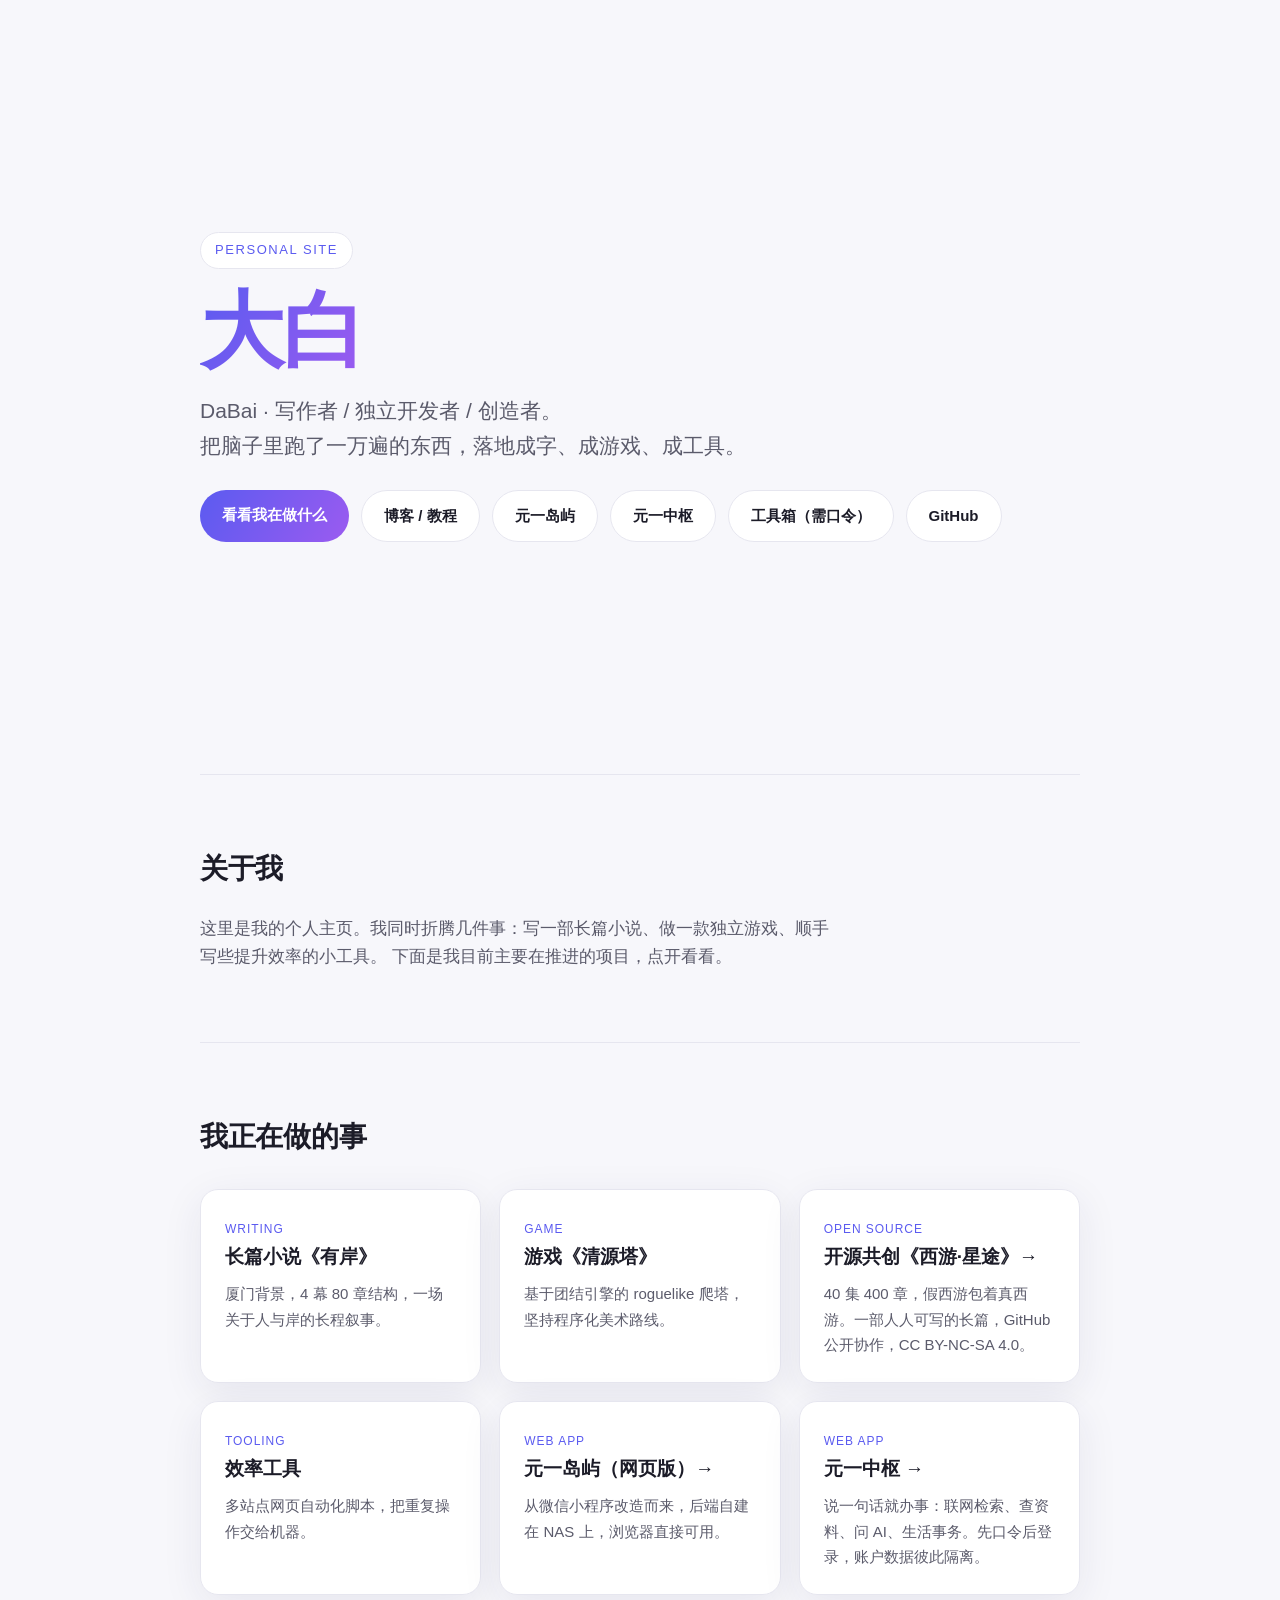
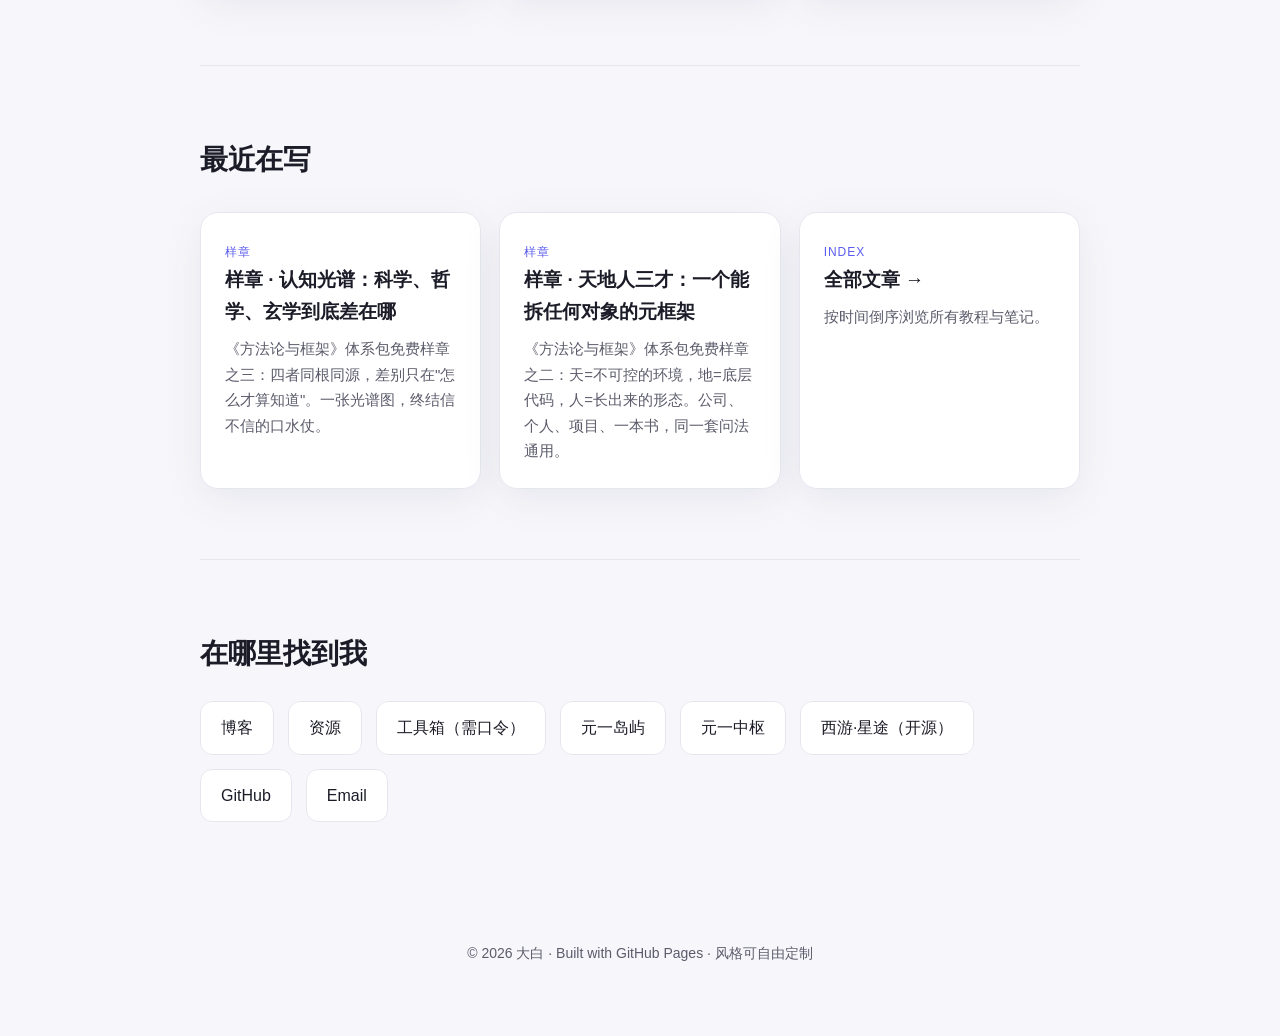
<file: index.html>
<!DOCTYPE html>
<html lang="zh-CN">
<head>
<meta charset="UTF-8" />
<meta name="viewport" content="width=device-width, initial-scale=1.0" />
<title>大白 · 个人主页</title>
<meta name="description" content="大白 (DaBai) 的个人主页：写作者、独立开发者、创造者。" />

<!--
  ============================================================
  自定义风格指南（改这里就够了）：
  1. 配色：改下面 :root 里的 --accent / --bg / --text 等变量。
  2. 内容：直接改 <body> 里的文字即可。
  3. 暗色模式：已自动适配系统偏好，如需强制可删掉 prefers-color-scheme 那段。
  4. 字体：--font 一行即可整体换字体。
  ============================================================
-->

<style>
  :root {
    --bg: #f7f7fb;
    --bg-soft: #ffffff;
    --text: #1c1c28;
    --text-soft: #5b5b6b;
    --accent: #5b5bf0;
    --accent-2: #9b5bf0;
    --border: #e6e6ef;
    --shadow: 0 10px 40px rgba(40, 40, 90, 0.08);
    --font: -apple-system, BlinkMacSystemFont, "PingFang SC", "Microsoft YaHei",
            "Noto Sans SC", "Segoe UI", Roboto, Helvetica, Arial, sans-serif;
    --radius: 18px;
  }

  @media (prefers-color-scheme: dark) {
    :root {
      --bg: #0e0e16;
      --bg-soft: #171722;
      --text: #f0f0f6;
      --text-soft: #a6a6b8;
      --border: #2a2a38;
      --shadow: 0 10px 40px rgba(0, 0, 0, 0.45);
    }
  }

  * { box-sizing: border-box; margin: 0; padding: 0; }

  html { scroll-behavior: smooth; }

  body {
    font-family: var(--font);
    background: var(--bg);
    color: var(--text);
    line-height: 1.7;
    -webkit-font-smoothing: antialiased;
    padding: 0 20px;
  }

  .wrap { max-width: 880px; margin: 0 auto; }

  /* ---------- 顶部 Hero ---------- */
  header {
    min-height: 86vh;
    display: flex;
    flex-direction: column;
    justify-content: center;
    align-items: flex-start;
    gap: 18px;
    animation: rise 0.9s ease both;
  }

  .badge {
    display: inline-block;
    font-size: 13px;
    letter-spacing: 0.12em;
    text-transform: uppercase;
    color: var(--accent);
    border: 1px solid var(--border);
    background: var(--bg-soft);
    padding: 6px 14px;
    border-radius: 999px;
  }

  h1 {
    font-size: clamp(44px, 9vw, 84px);
    line-height: 1.05;
    letter-spacing: -0.02em;
    background: linear-gradient(120deg, var(--accent), var(--accent-2));
    -webkit-background-clip: text;
    background-clip: text;
    color: transparent;
  }

  .tagline { font-size: clamp(17px, 3vw, 21px); color: var(--text-soft); max-width: 560px; }

  .cta { display: flex; gap: 12px; flex-wrap: wrap; margin-top: 8px; }

  a.btn {
    text-decoration: none;
    font-weight: 600;
    font-size: 15px;
    padding: 12px 22px;
    border-radius: 999px;
    transition: transform 0.15s ease, box-shadow 0.15s ease;
  }
  a.btn.primary { background: linear-gradient(120deg, var(--accent), var(--accent-2)); color: #fff; }
  a.btn.ghost { color: var(--text); border: 1px solid var(--border); background: var(--bg-soft); }
  a.btn:hover { transform: translateY(-2px); box-shadow: var(--shadow); }

  /* ---------- 区块 ---------- */
  section { padding: 70px 0; border-top: 1px solid var(--border); animation: rise 0.9s ease both; }
  h2 { font-size: 28px; margin-bottom: 22px; letter-spacing: -0.01em; }
  p.lead { color: var(--text-soft); font-size: 17px; max-width: 640px; }

  /* ---------- 项目卡片 ---------- */
  .cards { display: grid; grid-template-columns: repeat(auto-fit, minmax(240px, 1fr)); gap: 18px; margin-top: 28px; }
  .card {
    background: var(--bg-soft);
    border: 1px solid var(--border);
    border-radius: var(--radius);
    padding: 24px;
    box-shadow: var(--shadow);
    transition: transform 0.18s ease, border-color 0.18s ease;
  }
  .card:hover { transform: translateY(-4px); border-color: var(--accent); }
  .card h3 { font-size: 19px; margin-bottom: 8px; }
  .card span.k { font-size: 12px; color: var(--accent); letter-spacing: 0.08em; text-transform: uppercase; }
  .card p { color: var(--text-soft); font-size: 15px; margin-top: 8px; }

  /* ---------- 链接 ---------- */
  .links { display: flex; flex-wrap: wrap; gap: 14px; margin-top: 24px; }
  .links a {
    text-decoration: none; color: var(--text);
    border: 1px solid var(--border); background: var(--bg-soft);
    padding: 12px 20px; border-radius: 12px; font-weight: 500;
    transition: border-color 0.15s ease, transform 0.15s ease;
  }
  .links a:hover { border-color: var(--accent); transform: translateY(-2px); }

  footer { padding: 50px 0 70px; color: var(--text-soft); font-size: 14px; text-align: center; }

  @keyframes rise { from { opacity: 0; transform: translateY(18px); } to { opacity: 1; transform: translateY(0); } }

  @media (max-width: 600px) {
    header { min-height: 78vh; }
    section { padding: 54px 0; }
  }
</style>
</head>

<body>
<div class="wrap">

  <!-- ============ HERO ============ -->
  <header>
    <span class="badge">Personal Site</span>
    <h1>大白</h1>
    <p class="tagline">DaBai · 写作者 / 独立开发者 / 创造者。<br/>把脑子里跑了一万遍的东西，落地成字、成游戏、成工具。</p>
    <div class="cta">
      <a class="btn primary" href="#projects">看看我在做什么</a>
      <a class="btn ghost" href="/blog/">博客 / 教程</a>
      <a class="btn ghost" href="/yuanyi/">元一岛屿</a>
      <a class="btn ghost" href="https://dabai-nas.tailb6e55f.ts.net/hub/">元一中枢</a>
      <a class="btn ghost" href="/tools/">工具箱（需口令）</a>
      <a class="btn ghost" href="https://github.com/DaBai-abc" target="_blank" rel="noopener">GitHub</a>
    </div>
  </header>

  <!-- ============ ABOUT ============ -->
  <section id="about">
    <h2>关于我</h2>
    <p class="lead">
      这里是我的个人主页。我同时折腾几件事：写一部长篇小说、做一款独立游戏、顺手写些提升效率的小工具。
      下面是我目前主要在推进的项目，点开看看。
      <!-- 想改简介？直接替换这段 <p> 里的文字即可。 -->
    </p>
  </section>

  <!-- ============ PROJECTS ============ -->
  <section id="projects">
    <h2>我正在做的事</h2>
    <div class="cards">
      <div class="card">
        <span class="k">Writing</span>
        <h3>长篇小说《有岸》</h3>
        <p>厦门背景，4 幕 80 章结构，一场关于人与岸的长程叙事。</p>
      </div>
      <div class="card">
        <span class="k">Game</span>
        <h3>游戏《清源塔》</h3>
        <p>基于团结引擎的 roguelike 爬塔，坚持程序化美术路线。</p>
      </div>
      <a class="card" href="https://github.com/DaBai-abc/xiyou-xingtu" target="_blank" rel="noopener" style="text-decoration:none;color:inherit;">
        <span class="k">Open Source</span>
        <h3>开源共创《西游·星途》→</h3>
        <p>40 集 400 章，假西游包着真西游。一部人人可写的长篇，GitHub 公开协作，CC BY-NC-SA 4.0。</p>
      </a>
      <div class="card">
        <span class="k">Tooling</span>
        <h3>效率工具</h3>
        <p>多站点网页自动化脚本，把重复操作交给机器。</p>
      </div>
      <a class="card" href="/yuanyi/" style="text-decoration:none;color:inherit;">
        <span class="k">Web App</span>
        <h3>元一岛屿（网页版）→</h3>
        <p>从微信小程序改造而来，后端自建在 NAS 上，浏览器直接可用。</p>
      </a>
      <a class="card" href="https://dabai-nas.tailb6e55f.ts.net/hub/" style="text-decoration:none;color:inherit;">
        <span class="k">Web App</span>
        <h3>元一中枢 →</h3>
        <p>说一句话就办事：联网检索、查资料、问 AI、生活事务。先口令后登录，账户数据彼此隔离。</p>
      </a>
    </div>
  </section>

  <!-- ============ BLOG ============ -->
  <section id="blog">
    <h2>最近在写</h2>
    <!-- 最新两篇由 /data/posts.json 自动填充，发文无需手改本文件 -->
    <div class="cards" id="recent-posts">
      <a class="card" href="/blog/" style="text-decoration:none;color:inherit;">
        <span class="k">Index</span>
        <h3>全部文章 →</h3>
        <p>按时间倒序浏览所有教程与笔记。</p>
      </a>
    </div>
  </section>

  <!-- ============ LINKS ============ -->
  <section id="links">
    <h2>在哪里找到我</h2>
    <div class="links">
      <a href="/blog/">博客</a>
      <a href="/blog/resources.html">资源</a>
      <a href="/tools/">工具箱（需口令）</a>
      <a href="/yuanyi/">元一岛屿</a>
      <a href="https://dabai-nas.tailb6e55f.ts.net/hub/">元一中枢</a>
      <a href="https://github.com/DaBai-abc/xiyou-xingtu" target="_blank" rel="noopener">西游·星途（开源）</a>
      <a href="https://github.com/DaBai-abc" target="_blank" rel="noopener">GitHub</a>
      <a href="mailto:you@example.com">Email</a>
      <!-- 想加更多？复制一行 <a> 改成你的链接即可。 -->
    </div>
  </section>

  <footer>
    © <span id="year"></span> 大白 · Built with GitHub Pages · 风格可自由定制
  </footer>

</div>

<script>
  document.getElementById('year').textContent = new Date().getFullYear();

  // 首页「最近在写」：取 posts.json 里最新的两篇，插到「全部文章」卡片前面
  (function () {
    var wrap = document.getElementById('recent-posts');
    if (!wrap || !window.fetch) return;
    fetch('/data/posts.json', { cache: 'no-cache' })
      .then(function (r) { return r.ok ? r.json() : []; })
      .then(function (posts) {
        if (!Array.isArray(posts) || !posts.length) return;
        var esc = function (s) {
          return String(s == null ? '' : s).replace(/[&<>"]/g, function (c) {
            return { '&': '&amp;', '<': '&lt;', '>': '&gt;', '"': '&quot;' }[c];
          });
        };
        var html = posts.slice(0, 2).map(function (p) {
          return '<a class="card" href="/blog/' + esc(p.slug) + '.html" style="text-decoration:none;color:inherit;">'
            + '<span class="k">' + esc(p.tag || '文章') + '</span>'
            + '<h3>' + esc(p.title) + '</h3>'
            + '<p>' + esc(p.summary || '') + '</p>'
            + '</a>';
        }).join('');
        wrap.insertAdjacentHTML('afterbegin', html);
      })
      .catch(function () { /* 静默失败，保留「全部文章」入口 */ });
  })();
</script>
</body>
</html>
</file>
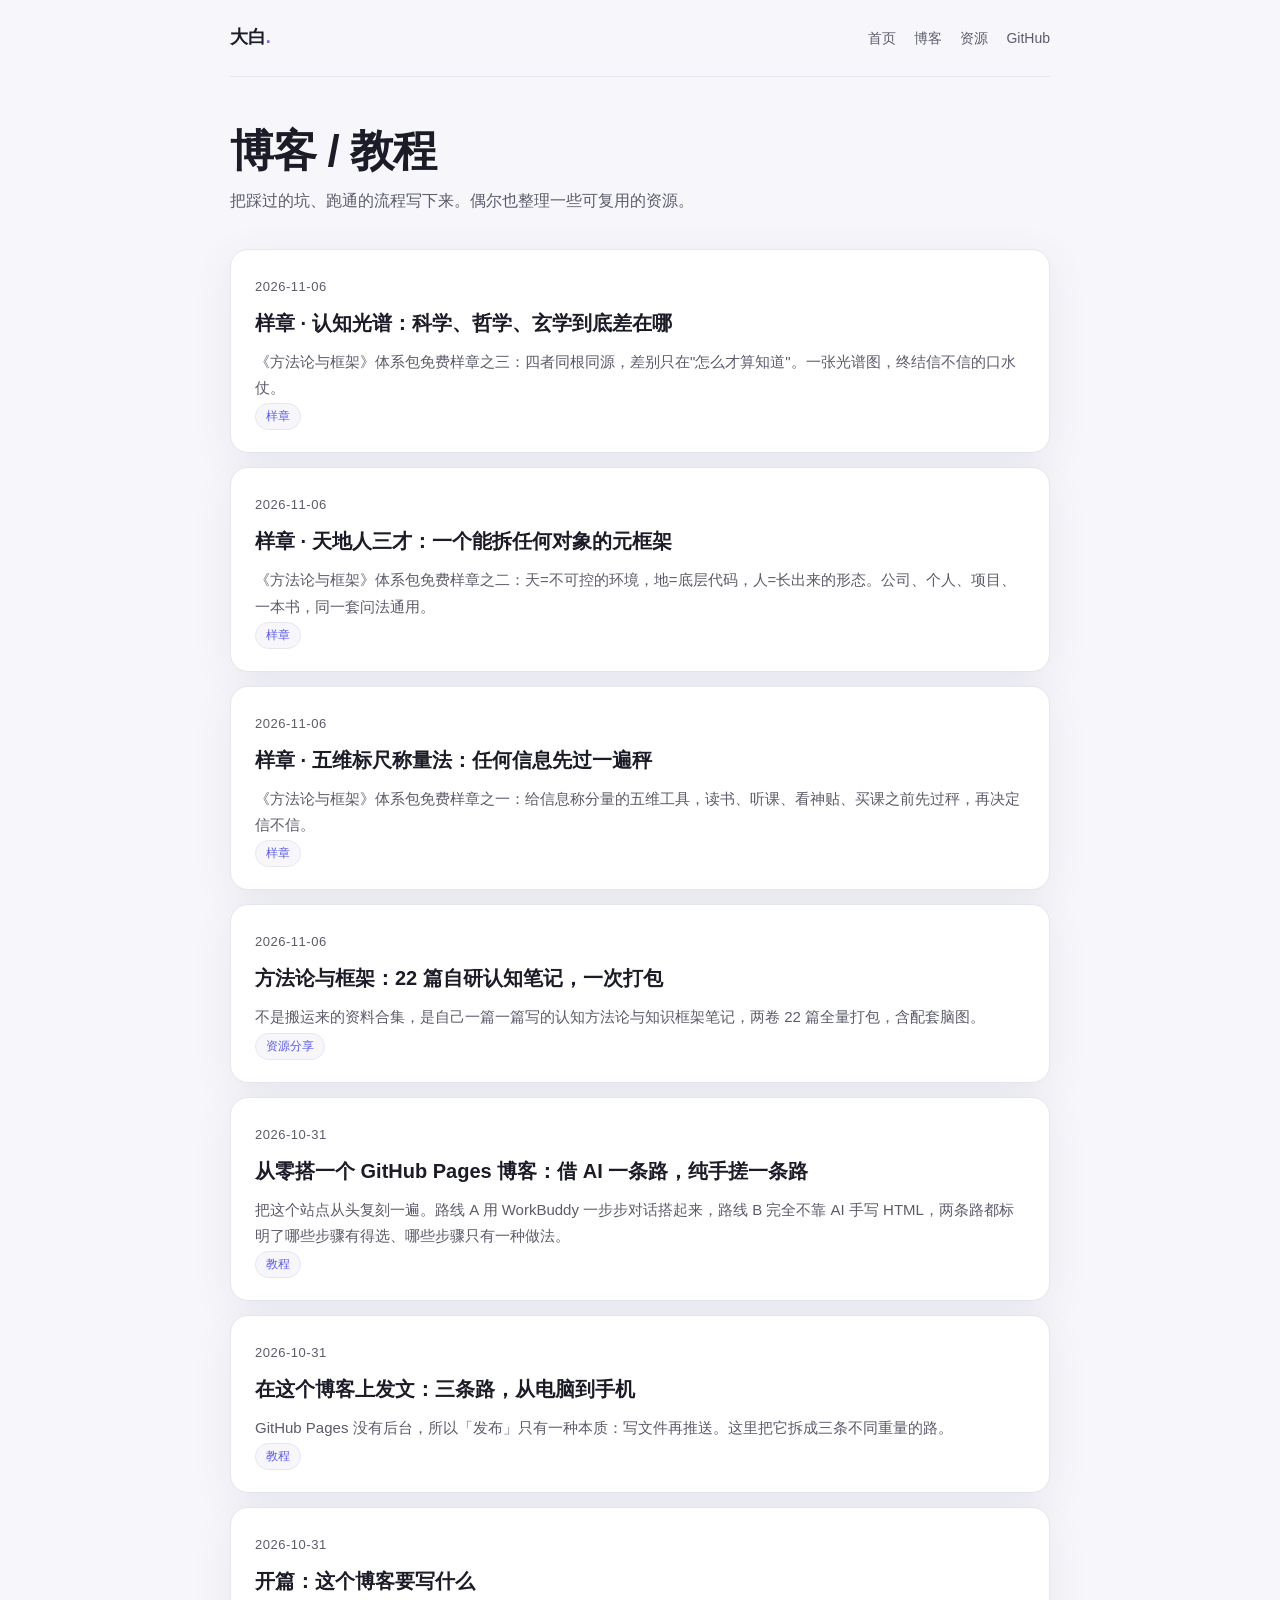
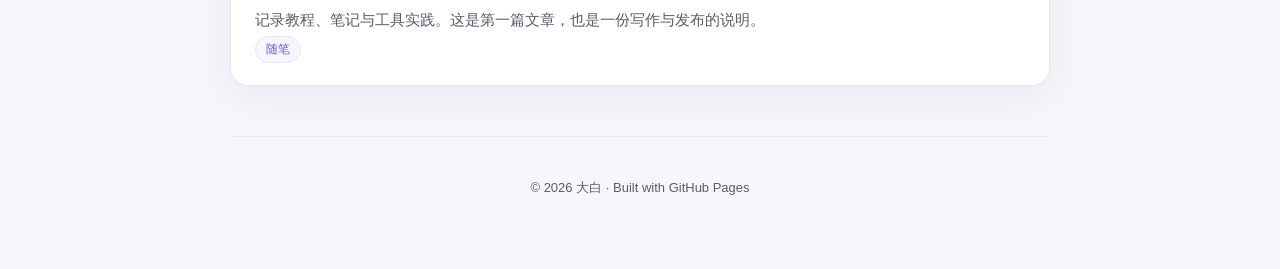
<file: blog/index.html>
<!DOCTYPE html>
<html lang="zh-CN">
<head>
<meta charset="UTF-8" />
<meta name="viewport" content="width=device-width, initial-scale=1.0" />
<title>博客 · 大白</title>
<meta name="description" content="大白的博客：教程、笔记与资源。" />
<link rel="stylesheet" href="/assets/blog.css" />
</head>
<body>
<div class="wrap">

  <nav class="nav">
    <a class="brand" href="/">大白<span>.</span></a>
    <div class="menu">
      <a href="/">首页</a>
      <a href="/blog/">博客</a>
      <a href="/blog/resources.html">资源</a>
      <a href="https://github.com/DaBai-abc" target="_blank" rel="noopener">GitHub</a>
    </div>
  </nav>

  <div class="page-head">
    <h1>博客 / 教程</h1>
    <p>把踩过的坑、跑通的流程写下来。偶尔也整理一些可复用的资源。</p>
  </div>

  <!-- 文章列表由 /data/posts.json 渲染，发文无需手改本文件 -->
  <div class="post-list" id="post-list">
    <noscript><p>本列表需要 JavaScript 才能显示。</p></noscript>
  </div>

  <footer>© <span id="year"></span> 大白 · Built with GitHub Pages</footer>
</div>
<script>
document.getElementById('year').textContent = new Date().getFullYear();

function esc(s) {
  return String(s == null ? '' : s).replace(/[&<>"]/g, function (c) {
    return { '&': '&amp;', '<': '&lt;', '>': '&gt;', '"': '&quot;' }[c];
  });
}

fetch('/data/posts.json', { cache: 'no-cache' })
  .then(function (r) { if (!r.ok) throw new Error(r.status); return r.json(); })
  .then(function (posts) {
    var box = document.getElementById('post-list');
    if (!Array.isArray(posts) || !posts.length) {
      box.innerHTML = '<p style="color:var(--text-soft)">还没有文章。</p>';
      return;
    }
    box.innerHTML = posts.map(function (p) {
      var tags = (p.tags || [p.tag]).filter(Boolean)
        .map(function (t) { return '<span class="tag">' + esc(t) + '</span>'; }).join('');
      return '<a class="post-item" href="/blog/' + esc(p.slug) + '.html">'
        + '<span class="date">' + esc(p.date) + '</span>'
        + '<h2>' + esc(p.title) + '</h2>'
        + '<p>' + esc(p.summary || '') + '</p>'
        + '<div>' + tags + '</div>'
        + '</a>';
    }).join('');
  })
  .catch(function () {
    document.getElementById('post-list').innerHTML =
      '<p style="color:var(--text-soft)">文章列表加载失败，<a href="/data/posts.json">点此查看数据</a>。</p>';
  });
</script>
</body>
</html>
</file>
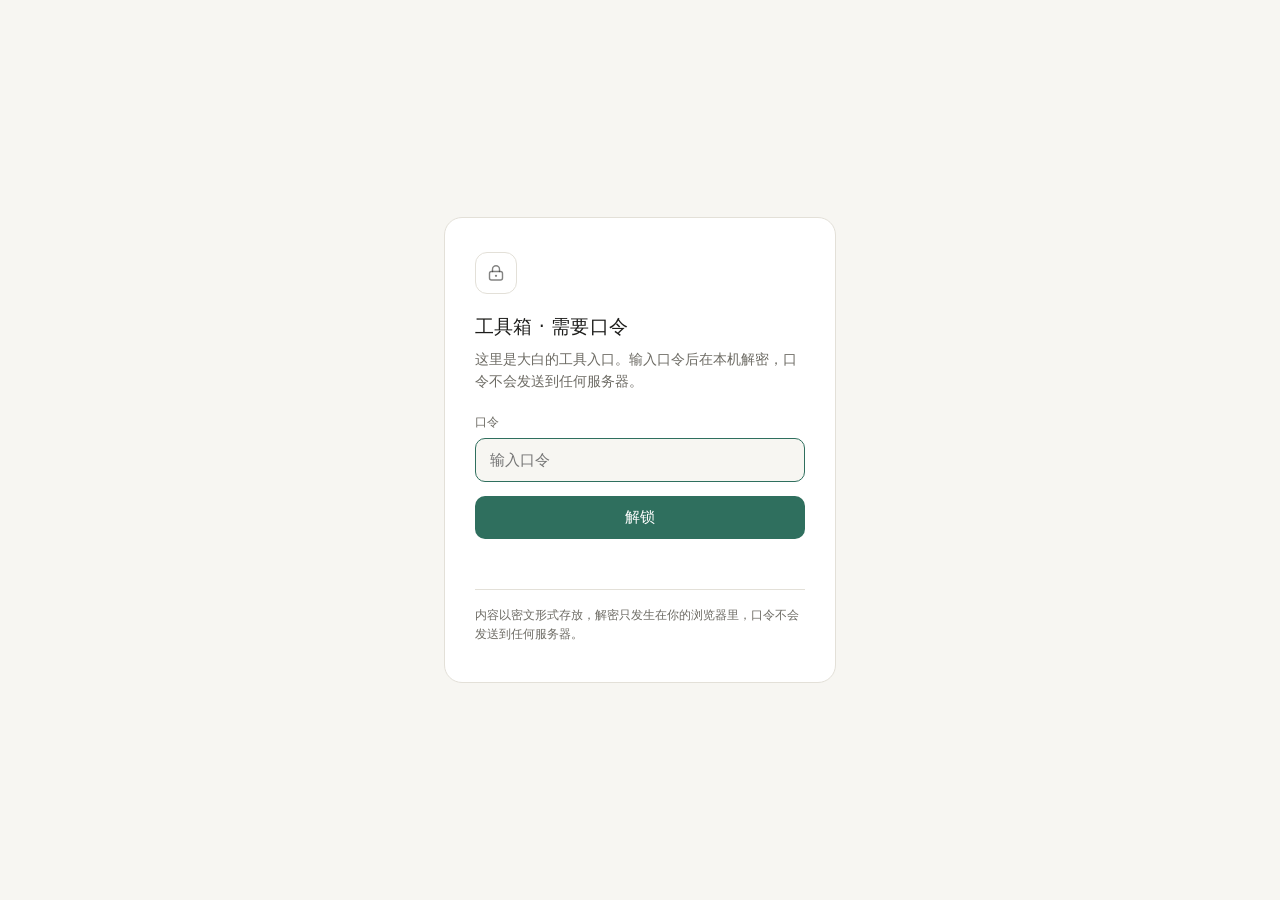
<file: tools/index.html>
<!DOCTYPE html>
<html lang="zh-CN">
<head>
<meta charset="UTF-8" />
<meta name="viewport" content="width=device-width, initial-scale=1.0" />
<meta name="robots" content="noindex,nofollow,noarchive" />
<meta name="referrer" content="no-referrer" />
<title>工具箱 · 需要口令</title>
<style>
  :root{
    --bg:#f7f6f2; --card:#ffffff; --text:#1d1d1b; --soft:#6d6b64; --line:#e3e0d8;
    --accent:#2f6f5e; --accent-ink:#ffffff; --danger:#b2413a;
  }
  @media (prefers-color-scheme: dark){
    :root{
      --bg:#141417; --card:#1d1d22; --text:#ececea; --soft:#9d9ca5; --line:#2d2d34;
      --accent:#63c1a2; --accent-ink:#0d2a22; --danger:#e08079;
    }
  }
  *{box-sizing:border-box}
  html,body{height:100%}
  body{
    margin:0; display:flex; align-items:center; justify-content:center; padding:24px;
    background:var(--bg); color:var(--text);
    font-family:-apple-system,BlinkMacSystemFont,"PingFang SC","Hiragino Sans GB","Microsoft YaHei",system-ui,sans-serif;
    -webkit-font-smoothing:antialiased;
  }
  .card{
    width:100%; max-width:392px; background:var(--card);
    border:1px solid var(--line); border-radius:18px; padding:34px 30px 26px;
  }
  .badge{
    width:42px; height:42px; border-radius:12px; margin-bottom:20px;
    border:1px solid var(--line); display:flex; align-items:center; justify-content:center;
  }
  .badge svg{display:block}
  h1{font-size:19px; font-weight:500; margin:0 0 8px; letter-spacing:.01em}
  .hint{font-size:13.5px; line-height:1.65; color:var(--soft); margin:0 0 22px}
  label{display:block; font-size:12px; color:var(--soft); margin-bottom:7px; letter-spacing:.04em}
  input{
    width:100%; padding:12px 14px; font-size:15px; color:var(--text); background:var(--bg);
    border:1px solid var(--line); border-radius:10px; outline:none; font-family:inherit;
    transition:border-color .15s ease;
  }
  input:focus{border-color:var(--accent)}
  button{
    width:100%; margin-top:14px; padding:12px 16px; font-size:14.5px; font-weight:500;
    color:var(--accent-ink); background:var(--accent); border:none; border-radius:10px;
    cursor:pointer; font-family:inherit; transition:opacity .15s ease;
  }
  button:hover{opacity:.9}
  button:disabled{opacity:.55; cursor:default}
  .msg{min-height:20px; margin-top:12px; font-size:13px; color:var(--danger)}
  .foot{margin-top:18px; padding-top:16px; border-top:1px solid var(--line); font-size:12px; line-height:1.6; color:var(--soft)}
  noscript{display:block; font-size:13px; color:var(--danger)}
</style>
</head>
<body>
<main class="card">
  <div class="badge" aria-hidden="true">
    <svg width="20" height="20" viewBox="0 0 20 20" fill="none">
      <rect x="3.5" y="8.5" width="13" height="8.5" rx="2" stroke="currentColor" stroke-width="1.4" opacity=".55"/>
      <path d="M6.5 8.5V6.2a3.5 3.5 0 1 1 7 0v2.3" stroke="currentColor" stroke-width="1.4" stroke-linecap="round" opacity=".55"/>
      <circle cx="10" cy="12.8" r="1.15" fill="currentColor" opacity=".55"/>
    </svg>
  </div>
  <h1>工具箱 · 需要口令</h1>
  <p class="hint">这里是大白的工具入口。输入口令后在本机解密，口令不会发送到任何服务器。</p>

  <noscript>此页内容经过加密，需要开启 JavaScript 才能解密。</noscript>

  <div id="form">
    <label for="pw">口令</label>
    <input id="pw" type="password" autocomplete="current-password" autocapitalize="off"
           spellcheck="false" placeholder="输入口令" autofocus />
    <button id="go" type="button">解锁</button>
    <div class="msg" id="msg" role="status"></div>
  </div>

  <p class="foot">内容以密文形式存放，解密只发生在你的浏览器里，口令不会发送到任何服务器。</p>
</main>

<script id="vault-data" type="application/json">{"v":1,"iter":250000,"salt":"SUNfZyixZ6vsm6Du9iW6zg==","iv":"1KGsiTNdpNBi9ua8","ct":"pclQabK5rvuba1d7+7xEjVr6RP4+jtuC6kFFYii/UbJqjQKOXLXoNeqMSTb+XWiEVO6kMkAzlLxYxMvLKq7TH3ts3p6DD5V0IyHD24dc1BatJFmBrkMtzKtePm3M+bk0UITpBjRtX+wskXJeauLrPvRqp6JKV36Vditx2If+isYwxAJZ1dj/YDaXorzHleiXY1rZDSBo04XwiIgcs5yTcavaMc5ZGdTKQem9a9Q/ne/8pXHxcm+QyPCgKzol0ot9VAaEawRWJN+2oIvU0kvGYHoAfGra9ICsn/0RlPdC/o7M/u5fDtF1y4oxdBGBtnYW6KY4Ix3UQh+HK8Pc9BdWp9NIizJC0bFP0Ei6FVqjBSFB/9BsH8ZNf0WBjsvH2NuHBnXYXUr/Grl+S1AfTI/[base64]/OoL3RT4WdDmaIX6iYiEvzvbHYtNUonFGqng8i5TGd/jsukLUZkaqIDUbjftLcXjocidupShTo2j3fOi49aKuIc+6wPMnGQxfAZM85+WLn0gVtddvLGVQvz3yMLexjNz/2sJFR7Tb0pl0Uig7asoTBpBO00ukHhLVUSu1AXJPHD/YflAcsMNwQZJsPBkI3el5gqQ/PeYnaUSoiAvOXaC6Hx178gxeUzZcrzAt7AfbV35bHhVnp8qaAbdjhh5m3BQo71cnUuM9ODFkz3BxbNgUpyYdSvsNlYxlsccGFNpT4/07Jnr6jY6/+vzV5t6QLSy+UoRe/Yv8SRBeKxaAQqr2Dxl6Mqf1IreJx//5RUySSwDCAWKH5wBa2CJ4Hw218qJ632iRwklRA1x/fgBlgL63KpVKGri3hGX41TVlXq+xJSrGluWs1nu+uJldkkUPqCXX1kJZ7pRLNajrC/Vosv04JicWxqAQdCNtUfkCjvr4siz2NJO+ZNONkgqT2AXmvIq7CH3ko043hmvBcDfzSdpogf3tef8tvHwVsHTL2ubFKPQL1pJ0PUVxZqxTf3ZbtLZTaXduO2JfbUcIir5bvVmA3XlrrBdP/sTBFMNBSA+MRf9aewGUDPT5d+HL7OVE2mbEZixKMNWvGraoFBZfadsMEaYBiVD0VeTkYKvAT1HURzQz8icesnjV5ERGSP3t9TAqaU7314FUsF+Gqa2Z5+1taEMGTr6zXMFnvz9GUIl3tIqaHJdBELXG00/ksfJSv9BWDnmfx44TGRni2Jv5Qh3OfImYo38WiKumAI0AIPFdeJZWH8u0lf0sBpVrSukIqScN+PwJ1NdDMDxSsJslGfmcZ6CnuUbZPDL4RK7KcxCUfkWEpgl9OodWkPL9EwSbkHv6CdKjZV/bDhzhUubbjOvYTyM4WD5EkNHsEW3ruNztA2YPW8OpCwEtcZgymHAw/vjgjd4TG7/No+3uxxPuEKOAa/5LIkXe72xFeNW5O6g/0EMhhFAe2jcACSJe8eejeyPwYBk4yiTlydV8uOdHXN346PR4SUM40gtia7CB8fNZkMnT+QxCE9BdVFV0jVKWCD6dGNmPIBLWxGedBCLUSTEjeWXw2QBQaLBJBqUOLG2tF1Iao+vpBc2Q1VRIwyNLZuLpXHwr7OUW6HSlUD8VrNSvJQAj8Jlg8qo/7/F55AEbImFJ2X+My7V986dctupteeWslpUughJ9I38A/wEE+2Qk8x9gzbgeWxqeG5qZiZnDM7yvoMtBLYkdKMSSUy5FqI3b0WLHxgRZm2XufcTBo8GYPCaAQp99RkDHgRNxf83lswgpwPeRUMvUik1yRnOQ90wCySS925LHwPtOO2jyu2r90dZyfC98jjYw+Oo/KcZmsHzh5EFIdw0RfaXxEgvsUlyZDQCByiFtsNZdqWMu5Qz+3qFkAAOqwiWuj71uTGVI+ft/eSq9sIHFR3KAyWSiOU5HLvTMCepcP9+i9HEMPyfvJmpPGfEaPKQLHtoKKeNuBUw6IQeM51oWaXiFp3rzUJddK3wIKcqwtXp8J6Vj3NnLmlMA/0/HiarxUlbpIJg1lOIoCvMMmChXSkYJ2flqRras1i36RXolJaD8+XPFsG5mAiYXCRV5AhA2K9xeNRHf9/E5ylU5MNduEnoVwX8voRzmqhONuTew4SwVoQBjFFe3vKlKEMph6METdsgCxM73rrPFgXVNu44xJ+pI6X0iZAJZ1+pUglqmvpiz69YyZcOBDpUE4rbhAjSL0fShKimEznOyvXEGR4Ugi3kBH01GR8O/kvDdxM/KppHxfUxoL/mfSS+fAZ65ddAxD2si2zQxQFBnnasp+jEe3Gq+4tPMYG9JvgcU6f/R8ar5ZQi2+GjsvVzi2xPccJTc7by2iL2XX+1JRM1bgLVU1kadVaHdinxJRsO2xwvEc/5OWnUoq7Smoe8AbAT/18j/Ng/m9q/GHmxUa7YdgllpjuMhNZau0SuY0LZ9qKJDamVOM+H91WrPSdGCIHKSvL+SZH2y+hS1aWZ6orsilJVrPQHDYWjo8LCVKKaeb27fZRXIUhioV39f1YWL8YW4T4iWXCVa2zDbwTWIYRFvQtEc+g9kfxt5SCAQHsPHRmBVF843vu8GYCHUbYZydsAyNXPMwL+9+eT1NKr/YHWmE3ZH24MKaKOfk7uhnzsG9rXhMBSHuYNu/ELObdWrEvxDVQM5Twa/rKfjY6Ozx9AXT84UMz+BKIDaBdahqcLOO3fIXP0Jr9iw95jIo6eryhuMi685/2ZA2aNcv8+yFprD0vB219aaG6jIvWoGtgfjwhfHMiNINPwOJErj6cEi/+54oatcNmab8Y6wQ5SiqI/Ra9Vx5jhTNSbDTZYc0e8meBwxR9/R/9u1sL7jR7z1Hn5NuThKEOQH5YRynPj0Yhc8N/8dFk0Ch6UEQhQqe5TicBOOXbAx7PKDUrVMYu5gvAi4HinkZsqYrRNigWkcv9uUem1F42KwdUT3RMV39Gnd5roNp/Osx/HeQvaCzoKTCbPuMcJuZb46WepZRtL2tC87tGCSSIdLPBzDBoDS0ScdrHRfiIdt34tb92mHfU9fS9WLUTgd5IscxErZ4mSEmqDc/+3HNgDZEENYc/kdVGES6NwkPIIx7iOHwpDLg6DpYt2qBZ7ORv6Hl3JqHqP0h+DFQtoSYe2aB4BW4Lkh1s0zQuwE7JlLjen36RgndfmHTwv0eRq57XV6UyqPDMXo4i9YntnDbebKTrtoRd9bi2AQ4X1IvklaBUbn2ErWfKyPOl7PN19ulup6aj86RAZnv/WkFVcXaRdzAi/sjtFtfpvy8WlnRBEA3rQPvW4Rn1zhxzpGq3X9jtAepYJpWFqoOmjp95JrRLQ/HH1b2GBXBeS84q/gJPvEMRMsG5eiKYr0TY6fROaMZ3I9TPE1QU3E8W7iV9SIJ6veEhJ3acFdBJa5TAclfD9mQMSu6eMdniUNpLJ3ara3E64iQNRWuPb6pefLGwLWCMq9rfMMZvWxmzljPLT95/MQzbEQMLNxkT9RgTbPJY6p2DuFv47RG0I1nmdG2GHiycZCijIZiVSnuo00LJaNHrDIgWXqTMnKyFXsTJH9PyPpqJLn31qGKI8bFw6KSul1dLN6zYjl6uBfMamnKud4aWdqNI+025w/EI+CRIoOQEZ+XEjthI1CeJSiXf9dJrCo64Xx0ISd+SDYUwFBGNjnzE0DbzhxNmLtCnJlgPKHTJa+wRniNtd3XmEK56hGvA3PNV26IAQJYMsR39WiUGNg6/16eTsZU+dSQMWjrgxKTQ/wPqLQr2mavsHDPEOYBm8t6sWand5ZRLPJixs4CJz60P6njp4HyfG4NWATLnijKKKcT9L2+bixn5gN2BDvf9hf40ak9lKU1QwiKX31fGSE9gS8CF4JZ3uAAGf00mCzgXa6IxxDvT/qX/J9LbLqtpYt3R+X12LdpC+b2lYVN3cWJI1JBp9eUdusGH7N4CIk4/6F71RDnoM2gQtfuVsfnsj+qIvmleDx2Hg1udIDLhEFsIbKUS7p3tCuO66s5KUpe6AsomWGcBP3mpRhsNWRk1R+qVKBFXtVaMzMOT/o0KvHo6RoN+fitdOrP+JOdxUMSL9MJco2g0XUQcbIg7fZafel5goN3wBiWiOtyuwldxfYPCQuuCutIMbA0WGBeSvL54OqwxUED5NWbfFHtx8Ftt/IddmsXF1tQk7w+k57n4cAAd/PoY9W+SPM7qGQrtzZvRmTb9/T05DGDck3jS31o3+f5KD7ZaGgJmEdO2GQgVrtUj2tpwJ8JJdkp4ULS2yZlM5L+3WGLdyhymTgnn5UhRG52Ha50rZokdPlU+FtsdpCH6ShKcKk1iQgEpr2i6GEE92vq/Cu3pCpcEedlpqNK4PFxg+pz87ugw0yRxsJL6M/+vMnht+4SsoJ2hvJ0hBKyxQQm9lZa95OUGupbVxSydr9sTk8Uzqtn2jx2mXI0M6aFV3qVgMpN8hE5V388GoR+An/McBEoepQUl+zb+r118IAf+QO10yxi82YiCi+b7rJmvXh/a6jg9j17BIH6zIRelEZlAXnCbqwtE9rmUyyppE9imyalSELLQk4hTasERl8EqDlAgOD3hgE2PXW1ToKHbbJ9J/2I9Wn8eYkf3NoBRGgSV/OlwYHzk1pBuarPwBKDsj2hHNsjBFqyFNob1yShORm13BtjqGYShpcgDkp1ipw1xDnDm5OF7AAWxp0xkMK2jO7CVMPd4Uy99LPY1o0WY656ptTQ3/wtr4j2MGDC8WAqTPNts4DEiqmPtNWWVZRMN/CY6M30UA9Px/mXBQDGIjaGQnM8FhxPd9mIH0UYUNpk5J4q0XXG2lcXcu6Nu8McJ/a1zOeJZgybblXFVH5ds2NCheMaHWigRimoS8q/WWLtB9a5SDt+4oSICY3OiTibC+zi52RqeU7BEPTqNUnMvv6BMO55pI9mnnAlhVBKwARwMcq08FJX6MqB20nL01Uz/[base64]/x9oH8AFhmp5eV6k+TSmhUTscbiB4190Oq2G4wUlKe6cUaxENmO5BvrpKSW0edTpvH+Btng9lPrPVb7t9YnFiBhSDGKLsWfJUDPYSSE3hyQwQ8mk3sBx+jb/glsVHgMbsCvWEz0DdAF4Z6DLMLug8y6ay1K1gureRgXLtIW1D7jTdO/0dCucKd/nS04edX6BmIeU6LUAqrH8oec0D7CineSf9l7NyWLx3gKXKVpX2U7gmBM3l9uHmHjYQUKO6ZEJ3kMwXoycAeVMhc+AiG/s6VRVEsnIFYljEi2IX7sYqyP5g2wyFAgn74o5Iao6Q4xIuQJuCbBtsnbSNMObz6+/wRqb3NvcyjwxBcMI+5dWUCzWr0ht+Dw5UvU3Mo7NOIwbnYMSeeaS7GwP1iUsvYWQWpdZDRIJjfx1ZEz4GZHpKAW2IgettpjFZpDUl4T21SmDsHAbyG6ycGJ1NbdoISBVvYzFot0wmPzJzSATx4pnc1/ohoHB7KBjfgo0s4a1JcOfMA8jTK23kPLIezYGQz3+nbf/AEUv+IaGmu/TxjjoKiptm8IA+Jq0TJt1neDnowUdbMuCCXKCrg85zEM7kg9gKiMAHUCD5+q9vNtrJU751jvBpaciQNixwQMDoVTGksWJFOEkAT4uY+tOUQqZfAHQF5jF2rFnd3AcL40+SS3BwFQrJB/jhFM00hEn/WR3ZRx41cmTM9+C0UFro88ZHaZIxv/ZXlMk8ijRxhngXWVXMhcQhryX6+zcz/Nn+hYllvZKNP4xEpBxhHKKAm8iV8G9IZPltTIwNc7oYphPB9CvuHiSmKAI6OR9QfTEO0eNBqykHLzDJKFIPdztBMk1GkcGtA/G9WTF0XnOrxSMveM8FTSfj/cxbT3lDE8CionR0H9AK5TFRgZpMwTY5hrutwGzdaNks1CD7IG46XNUxsdCsbwmoVXo+P8JYIaB2T9FcMmcc1v088Udm0aAmGjS9yR/mPcBn6hqxWs2nfnp3FMhmueW5Yb+diL3p5kfP1QweJWbM7b88MeN8+d0JltuWI5U7Lr1a7BeCMCCF45D8E4CfjI2sbtH/z1JNuPsX0usIVk4mK0KVQHIPxKlWHU53ejiHCui1b8I6FnPiDbYLqirF9ZBz2UluOwnQfUbuKJBCgCFUMRI/1lz6jUmak+Dtq/gO6nA+OOUeMXOfHnvRAXyGeruQnaGxd6iYniFtR95zv6oOod/nXLdrkzj+WejlnYtcs3rhoarUkBjbDVylMCAGw/SFH5LJnWSyuvkGabbPH69I32Ioy/[base64]/i2THbXw1jV/TQAlLAvDc3kZMrwQhYkwpP2qksGTYU0wMr38eNhgtdUL55ncMLYXQ730aS1i4rHpZm/h8H0mvxyfebgT83JGODtuBf8BVPy3I9pz3QPGub06tmdId04fwwoQvR8s84+hRGAhDJyUv/TP3/b83Qn6ww9YE913izx+PVhGJSfNHrn9Ioe5ji+doq7lidsdbZV/br5usYiMHz7B7bc/V4k22fZ68330XV+5wMk0gpVwM2dmbgyja/MOtbJAzWgIEQDHEPJ0OPnm18A0NOFpOisO//aJ/JQket+R+XARxOCD5OufFMRgJoLI2qZl5LLllVEcoMifb+wUASCt0AiKGm/pgJ2XB0fO+6myM/RUAF85BPttRkAtmGrTab8Beq9X+jNRnyvDziHydud2gEFGEsnsqiSmMT9dYMEkwBRItnOUFzWtVfavFX9tlvkeZ9fw8w84iE+lewnkrGWacat7rpy+n/[base64]/DloIN60qFV8VGDgtkJUypNTvmyKsY/n1yAjL2pyefY2ipRp9LCsQWoxMKApBD8sHAC6c5T9F1NKQNzuQi2bSV4qC66qo5n7ynf5vrWG/[base64]/YWNU2QCGOVdC2Zm7O9tsoUZO06ykH404Fg+uuq6t5RELKvZ4XKwB6PkWElVM9on1qVBpE0Vq7r4Ss7WpOTFBQkDuE/qk6uPr4kQz1aVKulwfamGNELZw9ipBvGzj5I/48d16FLtwf/sFHR3J2REhGBZSHyEHGH5ckrDsVwrBv5mzdhZS2pouc9gTZEFKrZ75dy9XZg7p5dDHls9uziOnWohcJnnO5yxYmf1ewT9wRDhL6P9nCZ2dF8/xs8eSCVOxw0od3ZFadH20Py02bmbUxeeaRJAcn7gLxlQt1Wpqr7YJH/jIhQZHQogjNZUvFRhzxZ/BhAFDir1J2B4fc+LCs1oVGtNR/U4HLoVnb2uL5XNdb6WK4zgnMo+DI/yWXtkESCL9981jA8GebmL0k8bdqDHSwJfDB1N6HYuBOHtMS5lK0LIK/VPFjKcQsIrKuTL37iF4OqBxq7g7Po6Z04xYLSrii0T0Gmfwg0zLHmIvHq8rK3pscBKjv/TQa28AJD+QfFZw/HmCCmxH6bEokEKF9xB5QIcFzNX5b53zJv5q0JJ7q0P3k6gISYTHvkD7ryNUEPARCfK7Ku6uVIhsX3kcp9Yvl227esanGnYJY6XEiwf6+5wA78zZBbbUakeDjqxWS+aEyvXmsJyRwGvmY/d/s7lSOGRyLnd4elC8IFJIEhnw6ENCR29A4f1/9MKIs7+1NfxUO6WGvkcmA+gBiQel1creZt1/7HacmhwSXZUy4A6WcDOZ1taXJIKCUEDXyDGWMFPcoCyr4JvSph6uwYoJOeM9JwQjNJseWO7Kj032SavNJPTedEmliEiRqkiXl6yfVwrh1QbaiU8UFDKPE/HlTfqLRwrjcIxF/U1/YzAvtb97lUiRRmMfx3pi0avYD4EXLHB50k1Hx+/E1GfBd0XRAVdEvXs0FifHG4RA3rEowvD/lcB9qAFD7Kbx0gTFvV82IFHOHkDk989cT8OBc5vuFeVwPUGJ6bsROADDg1TfzVI1Se9GPBdNvJFpj+SRQH6E9OVBoNCzjLSz47vTMtM2MLcPxh2OO5IhR7QwBSo3IhqHWfPuYvsdH7p0eYw0CSGgcRImgLOLXOYTNzKzhP710Lzijr4KOFJmoWgoSWAW6eZrB/[base64]/q9XSte2Wck4BuD5kF3qf+hKiDhTvXBCh0x7H1BaUIOXXzeKlEk9VqbGgXmU1XT9sfvIDKVPf9pQxvwHe36LZFiPmjWEdSJfUhea7smST0ta2C6iDBtIPAohVMNkcczY200bBIV6PD7bIsBAMfQP5xLnB7s0lnxlime5fI0buwkififhIyBnNYIiZMaxY/erhmrMIhHA/gM1ncSKSbqrrTOqYpW6IiDthHPUUryBVi/rymxBkv2BMXBekoCVn1ZXSLd7BxLg7gtdCmtSXqKNROac1DzT9GQZH97t0gQ3XrIRL/VBoL7332WGmntsUSi/aogcMOR1SrwslGL4+0fwhgM0x9SSTVDmKbJ6jYYXOuN5uEbJgT9w5jfIR2lo7QvwwYlhoxmB+XoKhQ1TXbqiK15tcmB7kqq+ccKEocluyk/[base64]/[base64]/2W3C0wp/05RkXDJphOln52cm866Rj+ZoElbqaNbJ3mHueLfpYz1/ZIyXs+Etfph0JT1DqQNbtQeTJSYDv/8o+789zG1PixLTxx/FKaEpTM1cMKD4AmbDanbJQDPdbD3b4zQeUBMtyLMfl/chaoEGl/5rXvFab18n9vGA9xoX7zO0eEGIHV/1K/Hsv3KtEvDL7J6UMUmZMsbETBirRCFPUtaXpS2vm/brw9Z3IOdHqcL6zql4fqjsglCnTzvLceaqny5T1qWYiHfpy3ClkkfBuk3y/gXzpCXLBoHMQgYYMpuvZEhCTq0oWlX77ZUPP3IUs6HA/PJQJcAJNSNaBmBMcwg7OPva/HtaoWZUCwD3SUP9qohFKPcmpq0iDO7nWYH/08x7eRdSAIScHUm0k2tHr5CoeXgVxRXGKdQabEX6Q7K0buz6Um5uBwBD13WXd8PW3cNixLL29N37AOKDOGm0QQeYHrkKHAxezErbN9iG/FoneQ8o8NnNBzi9Rd/7mBOVKLiLVWwzUB7Vvjo1cVTSqIB5ql+hLDnfaLfPo/qgjS+7DLsoQyWIxw+qGg1+S9IX2uZI/9Dm4dd3+WDVQ67A1xdgjQZXGo10dB6UW/lO8jzaAKVNqG2m6CHTsELszBWi5E2Cdw0WSrL7mUyXYZgSLlCVb2WlRYc5l0Nw7gHrikbqkFSpajxLA9I1W1tKoxZNLVRPGplQXa+f6DNDJgiyJn8yWAsSKsqOOmE7WAxYixa2d87qJmX52JwtDjBWmfAwWZ1Vq1H97nZSRvTO6SGV6qZ/Rg6Km+4RcGXpVXuQJM9g1QsslSUCjajrVk6i/e2AL75cVRYmpNp3KLMISpO7i8XdG/JXTXhU/Qu748W3MGQLOZjTqyVMupvjhg8BPGKItYznANfJ0CWmdpWHrmsMfkT6pqh4UF/3pRnBCAtuABqb+fVfK2FQ6Nfy1hNzzh5/drytB/y6phABplWOVHo5l1/ryvlwaQN0pWUMPRIZOtgalxiqEnqXzF9qOya88bEHIg1OgfliGeaAOE86ueMxjTouWdalYoKXww40IUcYaw4MDV4jJgLKMYTgSs8gOkuEqaNUCQtBKeAzyEoRrp6anTfeKOb1CnlRavUeD+CeVhJl0VK6raKH/bbui1figiv4z3mv2/KE/uTjxW5MccZOqWJxEbOhCTiFo+FHZJTqGJCx7vbs7BXQylHHVt5jc/[base64]/uYcjLv1H8bQwn+YKYptgNlG/4cUd16V6u7MfNiXTcG0wY71cSrClQBDuvkaKkS/KNAH1dq2a/wA0xkgNAXRb4zBX3WP1UGueasDjAeE1/aHD3QrrnUMRtMEs5dGqnSK41dr6+EVxlPEBmecaxz0JDke9gD1qCvMV6ryZjOhPvmmBm0qlUxHzcqIUCkko7CWOSAVxvf53UyqSOK5WDvqv1S2bv2oQUZnpcauaGZIb1lK2XIVwtwDgzeN8vfwgfnXCBvkX7Nq5AaQbD0kwnXwcDgI/vncmBKnDEZgSZFMKS6wV2VfqaGoWc743G3B3V2EhMr2z/x/Awo3+UyeeiKTi5CSVR753qbKy6lz+2gUrB/wVX+Wr5sL3Zvj3BHvmGj/RjlbP9gaExcZNxiLjNsljH8qXlhdPZ+nQPBkyFNqMN9lNO29tmHgUa04Fz7Mj8ZYZGIG815EeP9D2kmOOXpkrqooosbJTOCz4NXRYy6s/GU3whL8ThY5LOCEnzpjeWV2arHLteTSGx+W1pSFg+ylDwnXu9ZnxSW4owP6PIoPY+ekglA2rMXskS2O98MhB/ZPsfK1Y7GBVRKOB9M4JDvSFfzwa+/61XR5moQj3PPFMTmw02UiK6o6uOoXpGtleWGGYHujGXiOw5YvqpLqlaM5X0X0L4xh1kT46Mv72o12urL+G/C10y/dS3hKUdrQiP8CACuFlp06sLCIuw+o7/RyLy/ILOMnrT8aLJM7VmclpqzxZ9+MUW0AbZJRJJ4CJ0kP4MqraikvcGgDcON2/edNmnqM+Lc4eR4yRGfswHuMQ6283rfCbUD6jYEM0hczNEvmJ/oTKTeo0BtPVgN/pjcx+3o6zD4oNIpl9XRGZgSz5Rikj2ZH6ZZYwx00oA1BBzcMQo3LrgQBmMflOb3/TqDHcFQ0hjWknGU2Lj3miTErxbcoq3ob9YxwFt/vh/GkbXch7sZZqAfPBEUtNnM7Fk6hHZqx26sg8Y0rzAmx6H2b5JtAFEHfJAp/eRf8Gfd6yJtQFXWD8+USQ1b43kv5h/tIw25Yw9V05gKlwfo/BfrnyqhUpjadBgLcEMBlurgMrHOGMm+FcEbxe7wu2tuDHTfxtZB/odAyjkL6ooLI+E/CbUoSZiBjFTX5GATbnJWs0Xs8AaPO+vJ+jSPpVRa8towtfQe79bNJaY0AgmILfiToHY4b6UKBnl08F4ZDkx01m7l1pXxnVY3hmE/z8VIjB6pML0PSpGridcDOo3PDkLmpf1nyEu5+RklilS00Fn8nh4PkR8KBS5ryvGFtvobt0WIMVpx0gRA23/FHAOAyo5RsVDsLwK0fWm+6jGMjLNOFByc/FAFxBNfyhLF9WcHwijF2g7we1+jQq1rk6EuoB52cHwS3m9gFJSeMmdlX2jEsaVk3faMQFt/rccLSJWnwPbAaczJliqSewlg4vKqIv7wU5sTdtX5i3qgtAdX5tJkDbOGdu8R6sHP0mFuvpGlN+d+bwhHS9mzhyRoU4Aj8k6JOoEvXNxHRNN4qrZMEpPrFHGCvBmY0+GBo2LqV93JXpm1xpEo/ND0osX4TutnVLreCIumPC2mQ6bOKaABx6mCP91+/LLTGw3AC/[base64]/jUlijkP4k9NMNVBkzJubDdcWwlM04wprgbSr5BuIlxAjRLv08f6SNwfYoyQHNoC4m6w1zpIxOKfF+iZVElEksfDfCDEtYDi/9QkI4tywbbuv8BrnCUTGU2U7c6Fpi+cOZJmlhIkHV8itc4/oKJPqA6h+J3OeXNfirvY10Q8/Ll1ZUZOSRjRe5gQQ5xXFP4FjU+1NhX6IEpwZtWcP7pPpSDevTgHAUkhVVE0rdhq02yzY1AlzRBEarIwfsiKrBzuW5Iwr3+/Vtg4zEr22g/X2jfbrOxb0NJe3XrGG+3MbnVmo457La8ErCyl6Gwu/P7b+jV9uLm9Wk/SEFDtPJcfUEmR1e/jEhpGT6ue58PDhuDop1DbdEjSy8At6wFSPMvOCmC7dTpSmCWiRBSDU7K3zFELcJi0oTVkPVGNEsSrs9HT/zBzDFaP4tSOjEsk6jMgiCdBldrV/GGaZuX+CedEI+F3jJdfSWjYuPjYrdnhLBGLfVnNA1/olaSK6FEljqmVvVT2FoT1DCF8V7H8gzjmeyXBpYqP9ifVsKxAaRDTVu/2qQqgP22THAcPhzyyIN79Ro8zrWgAyu5tZluEoIoei+7uZN9mQ6MzhzAb5pm9K6kGILxu0i0Ve5FQtsE3uxQcxSAshzWQgi7FTPASTMKsTWHZUCCfjzcbFtQNBDdZwojQKrlltfmNaIs3YTNVruoTCm9UCelP02ju4iu1pcen6Wax7ocAFwzWQK5Fl//OoqDHrehU1IKw4xdTgxmIv/joKZ64wdEvezeXUjBXOHMNeKZT0W9rAoZ9PtKpO821LI9aWmyqgyEOOSaLgCKszW//dWTUz3FpN67qfknCSqLZLtemoqKe9diSZbNKXN5QURQ6ZDkupoCImOZ2fubp39GtqHz6wFojCST6RcsMihBPX9o9hzIjQNjLfQnzt1lBvz035lstaRt41972+fC4i+6XIKSTH7/LRjHu3/MwB18RIoisZUp1PCxb4Kmel8Pz6xuD8jgbJNEGr1CRDaU4gOd48nV8BkNXJYW7tsXx+bRMc6mzWs110vNESDd4WcFK5SfMGkXDIdnZMBMfDSsPFubj70cMCfhMOfjUhta5XRJLyYs009XKKu6sDierjWEWkfQ/LTEoMWrhYH2gvkcp3Y0Ltdu3sRcjpDQZERuhCIgv/5AF9fc8q34nv5vdbmmrtnKmZ2ilOGlmhhjFB/VtGSq4CQqJSq87CpsaGzxiE3rGMgfX/sYPpdP4XqymDDluJMIlqfP1fR0kA2Krhuv9J/M2RusllxxlGkoniACduEhv0w1/fGsCcX9CxzqxjFqU679uss9bUjD+Tr77YG8JXbB4dXZppgjWwu/oH2nVyk/XoYAgM/jZL7qI64BvaboAGkVQ9if5URf05WpZvPhfDqitB9ptkT+kLndXBBPiC4hbCXeuq5sWJkSBGqEuchab61suJaktsIrrmkuq6fu0FnIB+PuhZ+77pMPgl7+dYyPAt/Imxl38gi9EpSdb5ZyZqg4j62WVh6TAfRbTZywASak8e9FJHkVpiT+Eh7GtiNfaIHMXc52GWPF+VM0IDiS/KEKV34gSgPE2KGV0etRkUhGXZxeHZkN3nq54+vGOlWlMFDcjw0sjj2Jihi/0WLA813MzeRmxWjoFctzAWqG66n2Y383zzCVSEx+tLjNm574suFolmBO1Vk+cxXkZ9D1U4OjH5csbRfZO9rgKPl9QzYKJx54JH6CY6oQbSpGEJz7/xDRcCRI1Y5MJ9OGB/mkLxp9HgxcLnQcd4iZw9Ppz5q+5d2AuLH7AUZAWUAkxHrkRlfsiQaeRS9ayBgX55qWG41MI2P2LFqvwJysWnXbRQ3QQ0dW4VC2MNLkXjgvuZXep6XTapUdD44EslvSI5dVH/6Q1Cx183QS8vzqhAaD+TEmfewSe1pm7F1jGh47bxHJTs1zeelb9IgJ8iytlSeSsCyZkIacbKzHPsmpwpbIR8/0DcojI7K20/guYXU1XlC+V8YDLG2VjppJ4+l1FraVOm1Sj34YNwY2oLo+tIeOgWEPlPfFMDyb+JKEw7V3tvfztbk7g2vO3r1KbDSdWKH+bnUMMft45G8ZrVm0MBnvNeHh6ppdDYrDPHmLQnlciDocdw1ZP7Kg3w5OjBDZ7/Odcqn/jgFuzvkLahh4hnuD0hgTCF4ppOgG5uyrl6h8TR9YNRgd1c9rPsxt88SyUP873ifGZ9CCYmMLUiAs56osMTxsnRMM2yjyg79h4WTSJmnbpI/NG5DLq22+MQNhgpnn/YEDU96ICsjK2r8bmf7Z9V2j1wU4PN2zwW9Sms0/vtxGdmWqFLrlxXUtMz9buXuT5OjJIflqiVfhs+QVuM2nFiyDpIV2fTcQdzMXLbzHUkoZnfsLbuY3ZdkNXIV33ltxPrPE2cHFsCr0x4PoLVS9KaWwfwEu3lZfnRDxwg01XZ45GV1x3RiknbMuPQxyqT2jJJjXI2OvzIarFK3iFh/xF98weyxI7Fg7Xy/m95HCsAU+ZCZmNcdpue2tVFl+/yXqoedCriQNMa9FP5CjcGLR9PpKdCCYh5rgc908cl6qxy4BQgBAaJzL4nl0MYext6+DTcoGuf4/z4Yck33tLXmqlbl3JPyM9oRizu4DyW+tFdA8007XoXj7dVU7K3XDXv76BgR1/W2rpCZG1F1YHCAVNjInqNC/f6m4ki0ziFcyoPxzM4aMCXaevPZAK8W3p0+6xp2BCFuabamcKzyIrtTfQuhcxi+6IMDsTKBTUkfyb+ZDQ/dREWhWtmL+ms5wc2c05HDkxAcuc+KuGI1xaJqjfcTjlcotkDh7jTwomZ418YEQ1iT/nzq9o7IbnfAG2la8oLrEZVrTeUatzCdURZxHc+QzEJnsaAQaT/[base64]/Kr16w2ZCtqIwZfqL7yiWiX8DbF1lPRDE402PZP4WIlK4WxA6se9aZjFsqy3pzI7D7gC1PKNa4r7VxlKNiODe84DkDwWhkDQgrV/[base64]/i2dB+MqMXtNIh7720DeORG6Km49zoaoxVtWM1KnsJpWCSGJSUrkJO+z0auW0PN+hhiix36PtM/5rSDSPUcmV5ixLSnd1ekOfTcmM2kIws99l73gdLKCDi/[base64]/3xSbuz/NENWF6unQF9zHmWrs8E/vBwXdF+BdORkSgsVQV2pAIiOexBwv2UTIi1FdgwQRc0OJ+tE/8k4eZ1+ucehWGYT51u9KPpTw//LKSxI60czk5++SUjnhgkTpnxfMVkOi/92oiWOWYwCqcEBH2vRupixlGz/bBT8X/[base64]/h60MropXNVmj2UIsfhSeTXWZ0jKEkLIaSMR8qMv1ZO9mFpLvlPNASM3gf1h85AUXpeG2gmktq/DUQh/ZI7oPENZUaQipMJb8lVD3qkJi6qlZWsnG77SmYDJXUO1GZT+f4BkMPz+hbqrmPmWMdaBByqzsaoJrnpPg7x1c1PqmtcK8ecW+XojH/14aTGvCF2MSNfMcVDB0MLBoydWemHZlZnSebXBpzE0ZFE9n2LeL0l/ZCvchptipm4I4dD1CNxh5CO9MrHSnSYh679oO0hAy1m0D/E5VcQrfzd6rUeRdXST42BfaojAQWIW0rFSIpmcqP/k21QKC81/oHfIQRXvdtFEXlILn0IX9hU560QpbKC82Y72iuqeBuThZ5e9uJ5bqA55gkUiNu794M1AFViMnFl/ds5SJuHfeluBxZEVHVAnzllFMRYVsoN6zQfZlR92SuxBbB7twDr6FW0w9NcdbCVxk7Ihntxvf9BP6X7j+54Y4ybPiuYDmNgATnVZm5geKI/7lervWKxZL+21wQwidRRRpZRYG41l04MgHX465vHLPlhvWusAxat7yBNBNAO3BiA625zhqd0MhH+DIEUmiiCDYYjGOFXLl4ZUBin9g4HcJi59ic/g08DQp/5pOpUNQSE2MTUBPS/RBeD8eWbQyunQrzIlwraMkiFnHcswkW4eHhE1WZdKNbbbfWM2jvf/Oc+X55gRdsgJ1gaXrHSxXchLeox9Ss3VShmOKUbD3yJxjZapQ0woiR3BoV5T6FLq+poeebi/sF5m1Z4FTG1mZOmqWnnM4iNcGHsQnapWRrBvHijr3E5lRXFT0LX9NzqzlIuMuUXwpS1uPTXaVhctBpfWPj7x9/vWC4V6XhFFE7NT9wWhC8x3tr80y2l0EEfHSeOFaSQMLm1GwnK2UGznJfebt+IOor2vHEZYQMyoorEpXPkfgxqqxWwTtw9XbcNt/dh/hbPF9sxDSUY3r2eam40rwguvxID0Vm3wtIgpHfZfBNTr5kcMzJmo6tc1LMdWLuSwHCH4wZ1R63ZTsCp0QThneLf0MX25jWW4qB5VzHTra+ZRoiTYc68gqsz1sx9TGiAvQydWKVyKiatr7HxP/u8tj1zkQyz/Y7lhMe0t6VfD+tw8uiPkKEseK+a8PHE28z7oh3LrWDz15MLEE/51AANWsaTjRWwGsB17Ub23NhQZKtNKhHoyOxVc9U2plmGYMcE735/HCeyV6ZKp7I7cpIYvKAsVl0u68Bk91KhICuSSmQ4HQ0GxKRVmURHssS24jVandWCa8Z1O9yePl+vDbCOfiYPvElpXbBTjiMe4+g9o0DWmVz9EnLp6cxUO2S/jvJPevB5Q9zNG1a/ZAr6XgaVP6/aXRLd3CXNnFD6bTVclpcWt2Guj7IxfetCAYdjO1mwpvBjFqFIe8V/IDbSkkla1E9b8N8CA6zdQATJhmTt4XTymYWl96g7Id6cqVtS00OuHA2pjF3l+zdWK8tojpZu3g3pmjSJwUyJn4trDyBakxh7TTHSYAeXPRPH9sKVmB7Q8fR0eaVJlu3ikaHitJNrC8IhcLQGugbuHsJE9V32mC9dQI/oV/DEQrZXqx3U8X0bzIarjTaUxgCvAG8iwsQnJtUmjlVB6X+uLNIb42/t/SFOit3sg7vzNfEFYJToXlXGW/hghChQvACGpVMxdKn/fNLrwmPNiy7uiqeIH5zqrZ+jqfk91dIwXxKun/2GdRwtencpngyNMmK3LXGMzte01Bzxi08vOBGyMvuvRSj8hyWVJiCZ1e13G0kxdCWIofeYGyTIx2QQPJx/GzOYDjuSxWnYplkxYQvrQbJkkaZ0cCA4U1teYcybUpdjfOXxbPq3rx96Yy87A8iTGtu35o75DyvQ2olcaRPNONR5lip6CkxVPL36ka9io0SUwvUgT7QvlfFZH2/e17aO4axp4hdp4fgkWh8cFBoF++dBEwL0V+m8vd7RUm4YLkeRMeAOoz9NY9Ggy3rFA7igdxcHCmGp/Vwb/JpCbHdgcIrKSzvOOtn8XrX3cvKaeke3Co7Hk1bo07r18z0WKJN8X3kdZkzXpUB4qFXGa8/blGSnKUmjrXtXunr1lOEhkXwt05U3mKl/VKrCcIAXF9BE/F2jNKp6THM+ZDboDMKRsQBdlHMZsJuuf+lDi3bdmWinNE+Qcu2HNIrQOjkNap2+TZLnUa1/ZMtROc6xkkGSpKX/EQ+sjXHD2bHQsX9zjXEGnm1f90wzq31a38CA/aEa7nZ75bn+T0qa7UkZp1/7ZSzuhER6iHZ+zA4ZiWf0uJdODXEpeX28WkVaLnQ1xcu1BvFR1xC4QAK87xemSdbtlPXt//nTsvWR8vR84LaC1f02fZ8ioqfE2r8AniYlbS2CFBRXFSBAkH18hzgUm3kKuGDVUZOYIO8ZFrPvzwbKWo4sXgs+/dZMeCu7KEdWyr2M1M7vsg9JluEv4siP+jXv4mV/E83JRLFhkT9vPItq0zQEo8aI6ooKfCXmBUPtfMXD3xI8ck8cE/A70BNEBnNc6odPKLtf9MFWsgpiKqGe4RR1R4/p721YZpx3V8TgM9rHWT/l+5NMvDge++LWXjxDk+FtzhDMrljBM4lderiqsR9l86JE9t+znllUnvIrNOSwQk3SXcONIHvdPdFtpAdkiWILTHFD3zFB8JdlB7kiPmZ7Zs6K99MI4YscFUAPnSqBjXCihGWXxD5m7YJ1JNEjkW/u2Dt7hJx1TpWpmCFDz2dV0WoMTXBgjA5XhUed+f9DY1Wg/Uwvku51l5iV/oP4XcRUK1s5TSNQ8IYgaacrwzVyZlgVz2xM60Y47qkkAqPLaMdSZmKJbwV4FalFdApFNcVAE5HnZirOIzddSaCRq1U1YtS1Y4tkv4i9gPInVQ34FAJR3+ND08MoXoYexv63XnN/XDWvk6dOKR5BSyrhTk5avPTJsyllXjHIEzmhtnofG2c44MBLc2m8mqwF5HOxokf3rG+bpMRPzaAEV/7LJDKM+fOYKUl3l3+SjGo+wMOT5YIzK4D90Sf1UREqmSymWF/8MFXs7K5+1BEKj/6J4t/zSuqYuzru13ZMSkvZ0OYV7tOG3J70cuiCbVc3SMz+8zCmXSZqcL9PjQSx0BXTFc84FaVQAOERNLdj6/p2nzmCqm1PQcKEuVbetPdSbiSa7uEGH7U5hcwdN8f3rOCKgVffenRvqOmYmHY4Vg8FnTJ1GFGrbaUxUDh8pwTQe89XvMED2TA4HUij+Wpqhd5Am/S/vZk379+3XYCwVMjadsqmNmAcX/+pqYW4JIMi8ah35VWju0ElgCik9QEcf8VIL58LB0GFb5ggrDIBPwgD0BtQs2h+H6R2ar1iVDtap7GZTKITLXQ7E+aP/DYVHIRjboPLKwZOcDpQpnP8qzvmaAhz9sh/sh00cOlcF75wcFN5EBEsvOmKjB3Ru//GQaMvffsZTNjh5qtHZCOVUB6vYG9R11vAz684mm3Mx+U7q2ua6642E4wEpJ/[base64]/tnWYWPC7B3ZxB8W/YFbOWCR3+Bl1wa0wZ0vMYT8hngcD3j+1hEHrGHvDKcmH53VObpAk61WKjNOx4ucrKONbaeROWrvY9dPWF7UhbmiHNHI7EqqC/ZAIGUjJaJPDX21hBZQNIjX+Ory4QPRLJ5B7SMJa7cIoj2eYG5Qpc1Z6pKBIRN1Ti9JZrN+e9Wu5qlElBkEa0iAreWryPAfdtyk/I+uhWBRhSMbtg4FJDs5aHKTV/q31ppJIEtzWNNLcdQImCdvWKUISr72DZAE3QU3xfKNZ/wuONQ6Ptxa8gzowC0ve6llTqVPcsV9A3LSbcA8nT91V1y46uSGOfBGOqysnquBL37AL/JvFy1dua3YJoLfPqpbsLxYhOImSOhlimM6qA0SLVRWIXIaYyJbqra73Nxpy2E5kd0gd1ZUV7j/OLX8Y6kAYzqAzfzbI8o5/zPpNFZSQb4sOvauIGFJ4nSy0K1P9eqN0EW95TA9s8Xdsf+YLWPzqq7+YBkqw/SdHmz1H6Ba4U1LpOM+IEYzf8w+VQ8nXVYK6DqNdiU9SGGnhVtFnogIcBDGejsYSNPQaldaez9RTqCOFqMiyWGsJf55G663gfE0MpskErsKTy0dIP4rSJcftOGfXE+OZv0ujwK+H4lBjIHJucuMXnEM1U9v6YXmVaD81Tt3Tl5UMU/6USCbcDBCPcQNwCA3D+ZzcHVPawHc+evOX/NRpQ3g1lBw4Gyb1ldx331DoJ2Em5n9FoIF5G0KglNQqyGMFjvHzHefSUaK+OVYjILi0EwNXCrbp1r8bDXQUXK9t+i+0IEbXz/a3sBigyQngYAnyuK4J+3RdAo7M2yp8gI+kWncCB4PHmZAUOZtUT05eLytR7ymT9MMDK+HjdYgr/rUztXv5F6g6rfpafdXud7SeonV4RkQGPIdOYgmZzZ4o0ITxeRa1PNoDqbp4QYFuC0Bwgc5S6GqioMO5aNZNnNRMdWlk3264JvR1zkSLsXbPO3WxMxiOvkyMLUSCD2LEfB/99NE+MPbTxB5eyJMGwSNCvuKf9UHkTx+kq873qoB+RDT3tBUW+3j/5u3A7pt0wxdybLTBCEXmfB+eS4TWD/NOo5v+TMcHdM/I+W3Tykwu8BCB16PcSLZR458Y+ll3GGRfP8tJ1MaEcnJEd0LRFsNdfz+zYIjqei17boqRhDr7WtYQoY2Twc50xKG8tstJnKAiQg+E4mQV8DsGue6Lkd/Xa2fDuWK3s3zx1NzAByNqU9Dy7dIRkkWpMxsF2cVJMWY43UFY+JujCdSu/iXmx5fdUqTyDqonSdr+oQQmMt3os7KAFnFnTPzq5KzBL5VPZMMPHHW/TQ9UQfCRu1zMUfBXn5w8LRLO92ZGt3wu0dJMcS7y/[base64]/a2VXr73lPK2ZmF7K3/IroGtK755x5vsZYwUz5NDSp8fJUjjgQYuDXzE5qbBS3AuCveuISvNYnxHJxdlG7R6DWf3V6ZJ2IP8k64xJZGeF410wFLC8vkktBMmyMxERA6LrRyEt/0weil0eDnoTvqW6e5EulL4OP2SOsfqVDx3cM9aZ6Ckp2AvGC3YziXakB3WZNF9GGuJIf2N5r7BB99DTsJyRRbzozdXTDJ9OzEoBp5wT2FDUkj2Fwb43pkJVkD7Yr2PnMk06Qk8eKgDYONT2XoVlhnVcpq5x/33KqvyhBSEjLN0fMdJhM1vgeyMe7/hxTx/hx830nM8IlFY8RxOOfUJSDqkjxQoBY3Z9UpuQkQNokDC5xev46CVBljg+ch4vjmqHFuYMydSGQFMTjoeLC5ioWn1TMM8NtLBel+UaHxJJDRWkDwjikH46beMqPqbUF0F/npT9qKBbGXMzY0VANeuoyCA1wp7j2rLCp3LDR+FiAEQza3zOvZsRkICbzaryVMz3TrCwp9rqLR3/QlLbmJC81BTLEjsabljkxeICT4fFJ4fAeO7Y5ArIRxtnKNuytqh1RumabouO9dGLlXKg/6J1Qmjj7+CUGtYghUb7wD1PyttSrvgoOHa/KRh2Ut9Kx4rSyxivuuECknoRZZSqM7uObmC1Q/08phdlqchLGTWcJTAebUMgv//0ECUxabcbRDgOO1551+iW4UGIdUvsH6KPcH3y7GhPw2SxHrzqdVovtPNngWVRkaRxaDeArv/dGnjSmeu3CVaCC5k1rv+yU5AAW+/gnSKNYzNibkqQANyWvRDZkGjyu3LOBNqofAEagjXoCLyMXvdIZFIpcg6tql+Ixo4cTwr4g5ekJnxkHsD7fTIcDPYG/uq4OwjCALWcLTW11LVRO2/BKwh4AcjVAtPuAE/NCiflTXQJJqvJL8fHRrcF+ENmgXYuzaaNmtOa8bgOyHUIfgXS5XvOMcBCK7oawA/xV5HLM+Onkt6kBk7UHTR8SaZWgDm5/pHIc2Y8PTKmYxrgdWoLaL5dsxL2tReG9autKTxKcX8/FRiauGtAH6bQLU3sFQaWC4gC8rZQ8g87bmgcj5oHjmhO54k+e9ZJGYEKs8/GxqntJEEnbEwfxZhLKY4mGYKZeldrSWVEKrgLlk8mikf4m4tib5grCk8fVSe4dgyROBcBfSe4V5/hHW4fHL6p8s1nphPuvSCPT4xaBoQZN0op6/i7V53uXwKiIE9zLzPl+2WEANpI1JZ2E6+xvDyl7iKXIDYJezZDW/jiHSU+ZvhaGxSlzaNJVMAeSzh0hNVzV2ZS3i4ZCPak7Yz8Tyrwn8iU6Wk8s2YC/M2q/fASNswZe0hV5phkL4ojKkueIAMT+/TL+7zvSZQITLD0ILQJGGcOETcpTBpmKf5m0PQL7ytMmk1++tVZa1Ry7oEYGHeaMYMUlOantWJVHpAWty/ZBnSGExpZF5sPoqF5QCwsWreIAu9qAOU44RgIVYlF3LmYQxa8akA5ly6c+auuX3b2vtlDT1Ozm7hfyLhfmQTvctOaPsKgsqNCj5vzfYN7IuI7KIArwee1DBNJuI0mm4PJefF3Hr1SbyIPKd2SIUaECXJs6MIrEW371pDAiacmWWisCmxORDJLKiPiYM+aHkWg/fE8RJW5fBI53Sv60BtpOlBr5j5iJA6WO7ev942E7nTRF6xtjxpi9X6AIB+aug4bk31WiGAKPbbONcHcLT2Cy2yxNtMmsxsMN8aDasgMpQSWjkFtsKCSO2aiwoGlwgIsmJw8nwLGMVf/pXYZ5mv9ZkMOo+ALcomRIHmqG2hCf5vK37O6+KMpsBJIA7XYZHEJk2ZdodfwX33LdY8BsUU8w+RbSoOdOxeHmSxbZyGcAqPBc2DQEZCzljoDnNThlnWEoIpJk4a6HTXsHdWAXrPxeY5cigXYr0iV3lt1WCQlb68FqfpjKfTN8flaqlUsybs2SuL2PMwfP/BNV8xRn2J1o/[base64]/N9qRZ37SK4jCmY+iu0M+7pWzvshrLMYEi9jhJ0FmmZln3r3cUsGjiyKhY1JneIiNdwx2BLuGw0ADPB8pmw0VUfDeq9kpvVUCc38ONwTtVtOU/iYbD2RAeIjaY74URW5oX8LrRSYraXCoBQRdgRNU+0rwJEhL0I0RM6+CW7DeV2oxxAY+Lkf7smWUZ6Pg7EK0PJrJ/KPUR81BtOjFu8e5cYIrYbgL4sxR1KeJ8WMM0bl7JmmB384nV5hqYuZmlAyBE1HoaQ2eCe1IqFu+znmoDerzyZyz/rBzZL57myqCzhV17sRxa0Ya7rep2oENimOT+T0mBlhP1E9SBydvowOOn08cMkuUJvaVnsqtXR0zojpxh/a7RnEra2m6MC8Wdw5f3Htqgaqjls9Na9NTljLQwagnq9yLay4sySP3q21FneqqQAngYBTFvHkDGQeN/BifgksaNpeHa4eojdtJV1txbD8oO2SrXK3WHSQWrOAZGq0q0rDQXWHei12Gcu24zjvg8UfgsHIbwNM/jZx+tJj2sdX7SiVlJQLhM2MNnjETajWKMlVEqsVH/T3FgG07xFo4T/jwotlxqfdYfh50hHwwtdCZ00yIuE8xZPUHpsj9VdY8w7cLjQhLkPaFtTjFnMmD4hMIzM+BpjTSZ93Hrq90m/7Xccc5c2+4vF8/IARuRYNdwwAUXWV+UxdtFVqyYIdBrG9XcWVajq/zmHWsxduPSaHM4FSXyXyDeqUjHsOhMUkr+8X8QDq8cgwGWsc6Z3elSpgfsUxEPOHFWCJaQu9GHSt75Lw+hNupWZWF4WXcXxepom8NXK8tiBO2qO0C/BMrzx19yTDfOuIM+qrx7yjZabVC/zd0Jy6GepxSp2WX8wpiSZU9JsRLuSjRz970OLBGunrh0/xMoZku7/JGR5JDUqCw1b8fF4gS327cRCB21SRn8jQ92NY4UZlpxHC+MqEa+MfYYhkKbSpEA345I2jX/+DWJg1SeITJ/Ja7YHjwtsHRG/F8YUdiu0vd/DljyA8PfxfbaQUDMcfY3aLjholmTnhAZHiXbJUp4ZmChL8dszDhg9y7TXDqaX3LRKjf9TVeK5GisXbY+EmBZGjb7n/fcv7i94avIiFwVK4VJPqw6LL2FjiNOeacxPR8Knm8zlsJDRKBntrpTQvE3wN1eJzuLW53g5C/quEqtFGeCGPmz8vPy3Q811Oy80edSz3fuckfyoW67vmbNxMLFjqnHJ96k/o5hZZPJfosMRDQkUV0XGpEkS+R3kTJZsudBlcUdZebvc96qWorWWGE3MEheJ9Y3mt57HeJlgFNbzeVWzqD+nRPgnvf0JELZHlkqXb1vux/T3dh6m6IMwrziHUC6iytDyt+OWzeZD4jhCFbrGFSb+MdbWHeWYODSrf1tSf2YsIqD/TBqhomR7P9mCf6yph4oBBkErFDxxPHZu94HhpvsA0SVrArXH1ugyjq9Hrk5E+nSebVI7vOje5SWr+WGGGeSoMz5I/nwgh2VOc5I8BD/oI2xikv8f4x5b8K+61kWcCg+GTUm8rgW7Jo4Heppx7LG9FTCRvmxHnt261QHcGLfNSkxIU70svagwHghfCXwc4/uF1ccALDnxRJUY0pTBUeC7bCucJQW6MBL41i/71RMexTDpxa1PljjUBGekKLyNx4RYn2GpQN9c8XWV7E8VV+dl8T5ObT/ojBIDx5Zu+ETDmsRi/PLzHpY7s/Mj4FzxE+zrNmFT/vreNYstixVwA+va/xI1lfPcsA+kNkwHQueNz0SRW0eTEkCr78EjLUnGgSNtvoOSoRbl+3pdk++RZWbvhJpoPtdwfaLAOwwirFnqRC31ZagWUpofzwz+em8neOAZKL4TIXv1LMfIPYXY3ZMkxFsm2m+aoSyq9FKbQg+EhIaxZBv2ivfkx3hHNB43TxAXgxnoYQdscUf2M/3Tqqv3VNBBYznrtaLXrENDkD26QnyB9CMAziX1siAhTL3UpJV9qol8sMyJQ8T9rGoFyLjiPoj5T1flgVtRvU/zZ5d/0dn1Yd7UUARwUsMIHyHXgoE9YYGLTACMo2aaZxHRd9nLEqabTQwe436aib88Sn35v70kqMYu/[base64]/KU7f6IQwmxqOoDqQ2Hkp40qjwi0n367usQlDE042f/pb2M6WIgPrUWFocNv5CMLxNogx4BfQRQAPwCfhnCi4EharA7TWZHcwnFJh7N9151xUZZ9rWksmBOTjNbdaDlQniwa28TnUD8zZFgm1kW5mXkEc9uEzmOWZh/c8bbtnSc3I02/SRWFFlwgkZFNZGePLNht5Q+vZHnRWwvrMEmuxTxHbx4SH3/yRX/MVMZoOMhEzAoUjnxQDerjZeoO8gAkajklshFXisE9fkMmbgssTY1rjhMD231V9hkmOiBL5102o7bMDnVYMCqf7mN/edAHMzFuZdWIIk/jhFWDADvtwAbYEYBKZ2rnigUk46HkMrlLHjky3HZXtz/A9RXaUNWraVk9vK29ObdLw/oRdAdlJmnuaPOmXkp8g8IvJCfrptz1/xPsu4djj1hwcgF/i6RBD3FkZYmKOhW2/HbKv989k1z7jVOCjnFpTxnGrStg27/iIG6XjOZtx54/SRvlSp0+ASjvixxUk3BL/iITlEnJ/m4VnGNxgUUTeTUMHY14+5rka3osOaDcTrCvdczSD3kO+PvRQ3HyLtO/XjAkArWAOR0yW49AYRYMEorNHunkuZ4ycD3a5tlavVINNXu/fEaTHmIv954DjIKiZj3tA3iW9g0n8cS3izZALAyeOK/XlkKwtc+C9IqjV1YiCdUV0IhoKEUdZzhPeyBjb2SoRsxvHG4YlPm6NJAV2wOVk1M0bRdmkCSAn+JE43GfsurKt7kJOSmu8dzeJF6rVxM/EpVIqkbwCP52tq4gTLI7jotVUx3p9BUDE5CJoeLA+ID666kOzSdaDShoVdHvRc4xljY70bOij/JmtCVO0yxgzqdsmFOCmImGSMbl7yFm8nNteL9GixIuesxw1VlylJnFAuZLtisEoC9H1ffUUYMzb4lm+o+SAmwmnW/o9fI1YMwOO0IJgVoB2LGhM4oPl4JZyqmdHlxyAp0wwdQnSGrt7efGsxbciHMMBEHIJYraoXRmV6BlLAIs01F68ox3VF2IoEEDWM05uWs0D9H59Jf6Iq2KlFaOvfanq3F/Gu4s0qWEsWdnWBt23u/cqnOE+/N39Ljo7NDwLwDIqlNCgAFzKiwmGz/GnzECNVLwharXeDplc8xXZv1y2SutPWVr1UskPS+C5g67RwdEii+/GvHsZrQNY34bTLdLpC77W1x5T/lCyDmH3IiAkeiA9o5Nga5+2tNC5uc0SdMIwAK7Ri7tPBu37CHdniXR159Qvn21epwIpUIO8t9nXB0L+54pWT064SDzFsCDNp5DCngh+0X+kQEvL0oYGnaEuS9jbM/DPj6up0ohqf2SicOsQOMwPp8KqXbwPqaJJuWKSYzACpzoSEpHUGp35fXZiY1fWV/sup2KQkacnVjj/wjGm+I+3XSdEbcfv/bkNz83nIaBEPxs2GOiK9zLfaCDzsBIfbIW5GhaafW4P1/rFgIiANz/9g3XTKNqDQpZQykN5ZfXNWydJAm7mWkeKJ0DrMnuacba/qZiUGZ59dLISyCrK0j1WZuI9sSechVXSFIzcolfBgweZdyTjEgPbhvhPbdExgqJXYa2V7kBhthqiYBYnDjSJ8L4mkLCXERWjKFTMH1ttAMumFBPY4LcG+//rxEFd7AD4+M2ossEutQniGo/mkOx/5PrXlDxTuqDLi/JMTujnqnpayT+KleE/jj4l3Zt5FJUNOu/lAzFFQ2BjEqiXv1N0xzH86bVegFhSid3l65qizv52bEXHKLK2SjkFcjfofC5u6dDFXiv1Sr0EzU9qCPwQmecdThzrcg/U+YiJekDxHWJgrWc/sAgV7s4dIsNDOLdpxR/XLdC3ngKM1NLL0Gfu9nJl3TPeCA/WSJD7mbv3QmPkWERPvts+M2uV4JOKs+tY1rO6LYl2lxW9wLTJml7ifSz6n04dSaM4St3dXDTbs4nm9rTyZS5kxhijvpv+7oqpeEOlDuULwy2JcpaNF1OAD1uiPHk3LFLQuEus3/w/M4ygDe+OG4t/8+3U28WMgYv05ZmXy/dUfEXdev8Egkrm5WEVg3C/CSoH0QHu69Tqh4tQgO9cnTW+GcQ6cGrDIup7ZUC5WVK4p4kjs08uA2IWsuBahnWX5/d5ko9rxuIgp8bAmDqcKYRkQzZS/LDuKhxn0R1fvriVSPneIYAiUXrCa2KQeZ+MMj89GbOz5xBwfjouluDMcqzp44lvhyVBsZY7QseiDF3JpLBHedeMq/6jc1D2R2PeGw5hYycvVci/G2NGMM9G/QWyn1yUlgfnxDtFkR+09nOMGGcpm2QyD6Jr7BFvq8uqW6YomAIKs+Dv9e4fDYvwTVGbLnWEcPQSS0ksuXS8RKXce8lzXK4Mj+0VHvAhD24xss67WVPSl9OIVTRcoHKYwtLCg2yr/nky+nrO+LeuQMWAhFvUkG7qLr/X301ebF5fQEl6pYzfyyRyTo7zOavBJUp05SkPc+JW+pYlxo5rgLpnHZwqUFKot1Fi6I0gADdzUcx6fBCo68Uew9YyqlrbD9EHC0h2ZVExmY/DbFc3B+Q8TxLiWst20bXDs4EZS/fF+qPXiVd31slycnZ1tmSp+8dx/weUwOpeq7eGzMRrfvfwc3WyQVf5Xi30mX63V6IVME8SB9ScXPaT1/6wZRwp+PKCyPUpQyPa0HzGMitbvXB9kapeCuNJI6dmsFXzPZH0vgYgo0nTbNCnGXxgZLxKEG18xNp8A8feziX+WE/fcR1zR7de8spHEJJIbsnUl7/[base64]","id":"tools","lock":true,"built":"2026-11-12","bytes":23658}</script>
<script>
(function () {
  var DATA = JSON.parse(document.getElementById('vault-data').textContent);
  var CACHE_KEY = 'dabai.vault.' + DATA.id;
  var TTL = 30 * 60 * 1000;

  var msg = document.getElementById('msg');
  var input = document.getElementById('pw');
  var btn = document.getElementById('go');

  function b64ToBuf(s) {
    var bin = atob(s), out = new Uint8Array(bin.length);
    for (var i = 0; i < bin.length; i++) out[i] = bin.charCodeAt(i);
    return out;
  }

  function injectLock(html) {
    var s = '<scr' + 'ipt>(function(){'
      + 'var b=document.createElement("button");'
      + 'b.textContent="锁定";'
      + 'b.title="清除本页缓存并重新上锁";'
      + 'b.style.cssText="position:fixed;right:14px;bottom:14px;z-index:2147483000;'
      + 'font:12px/1 -apple-system,BlinkMacSystemFont,PingFang SC,sans-serif;padding:8px 14px;'
      + 'border-radius:999px;border:1px solid rgba(130,130,130,.4);background:rgba(130,130,130,.14);'
      + 'color:inherit;cursor:pointer;opacity:.5;transition:opacity .15s";'
      + 'b.onmouseenter=function(){b.style.opacity=1};'
      + 'b.onmouseleave=function(){b.style.opacity=.5};'
      + 'b.onclick=function(){try{sessionStorage.removeItem("' + CACHE_KEY + '")}catch(e){};location.reload()};'
      + 'document.body.appendChild(b);'
      + '})();</scr' + 'ipt>';
    return html.replace(/<\/body>/i, s + '</body>');
  }

  function paint(html) {
    if (DATA.lock) html = injectLock(html);
    document.open();
    document.write(html);
    document.close();
  }

  function readCache() {
    try {
      var raw = sessionStorage.getItem(CACHE_KEY);
      if (!raw) return null;
      var d = JSON.parse(raw);
      if (!d || !d.html || Date.now() > d.exp) { sessionStorage.removeItem(CACHE_KEY); return null; }
      return d.html;
    } catch (e) { return null; }
  }

  function writeCache(html) {
    try { sessionStorage.setItem(CACHE_KEY, JSON.stringify({ html: html, exp: Date.now() + TTL })); } catch (e) {}
  }

  function fail(text) {
    msg.textContent = text;
    btn.disabled = false;
    btn.textContent = '解锁';
    input.focus();
    input.select();
  }

  function unlock(pw) {
    var te = new TextEncoder();
    return crypto.subtle.importKey('raw', te.encode(pw), 'PBKDF2', false, ['deriveKey'])
      .then(function (base) {
        return crypto.subtle.deriveKey(
          { name: 'PBKDF2', salt: b64ToBuf(DATA.salt), iterations: DATA.iter, hash: 'SHA-256' },
          base, { name: 'AES-GCM', length: 256 }, false, ['decrypt']);
      })
      .then(function (key) {
        return crypto.subtle.decrypt(
          { name: 'AES-GCM', iv: b64ToBuf(DATA.iv), tagLength: 128 },
          key, b64ToBuf(DATA.ct));
      })
      .then(function (buf) { return JSON.parse(new TextDecoder().decode(buf)); });
  }

  function submit() {
    var pw = input.value;
    if (!pw) { fail('请输入口令'); return; }
    if (!window.crypto || !crypto.subtle) { fail('当前环境不支持解密，请用 https 打开本页'); return; }
    msg.textContent = '';
    btn.disabled = true;
    btn.textContent = '解密中…';
    unlock(pw).then(function (obj) {
      writeCache(obj.html);
      paint(obj.html);
    }).catch(function () {
      fail('口令不对');
    });
  }

  btn.addEventListener('click', submit);
  input.addEventListener('keydown', function (e) { if (e.key === 'Enter') submit(); });

  var cached = readCache();
  if (cached) paint(cached);
})();
</script>
</body>
</html>
</file>
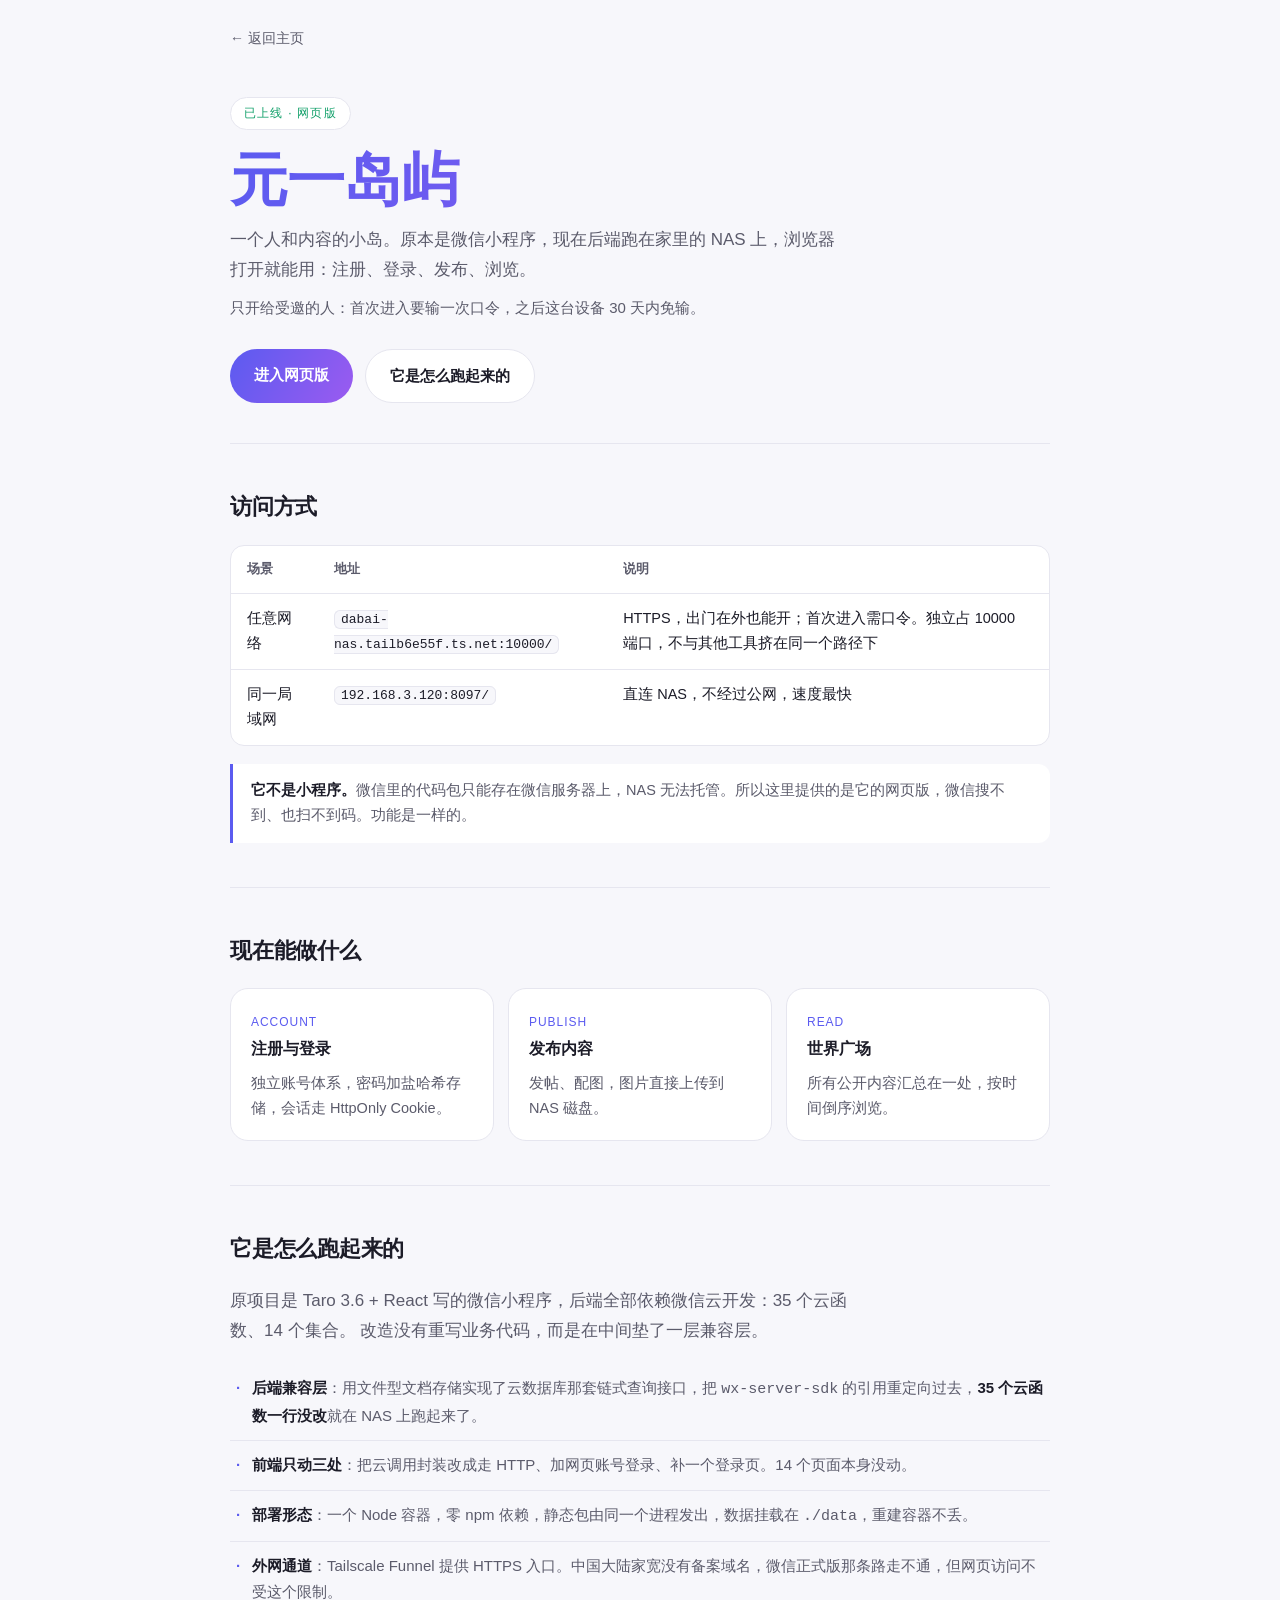
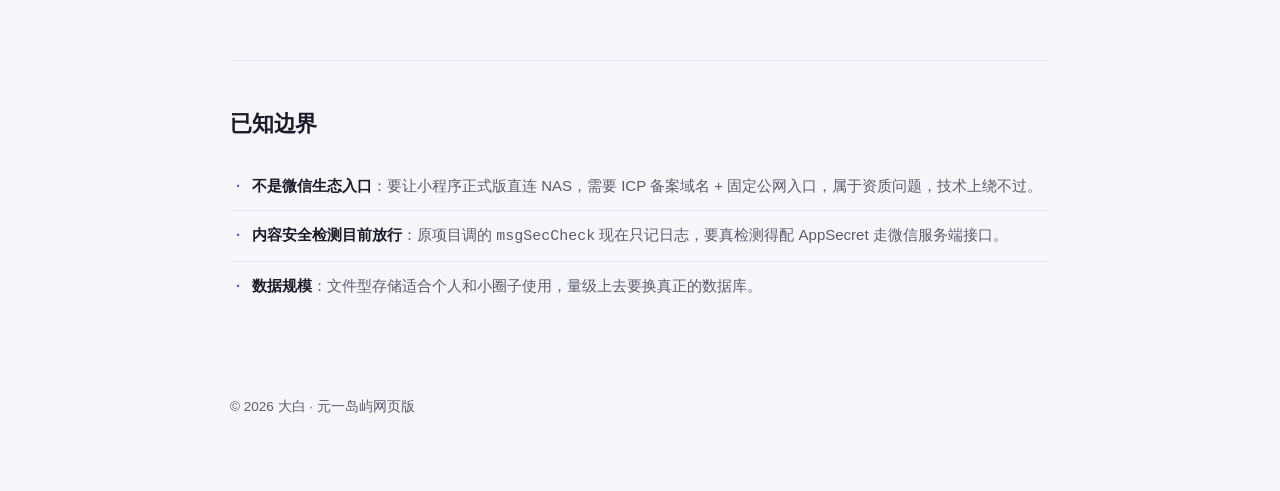
<file: yuanyi/index.html>
<!DOCTYPE html>
<html lang="zh-CN">
<head>
<meta charset="UTF-8" />
<meta name="viewport" content="width=device-width, initial-scale=1.0" />
<title>元一岛屿 · 网页版</title>
<meta name="description" content="元一岛屿网页版：从微信小程序改造而来，后端自建在家庭 NAS 上，可注册、登录、发布与浏览内容。" />

<style>
  :root {
    --bg: #f7f7fb;
    --bg-soft: #ffffff;
    --text: #1c1c28;
    --text-soft: #5b5b6b;
    --accent: #5b5bf0;
    --accent-2: #9b5bf0;
    --ok: #12a06a;
    --border: #e6e6ef;
    --shadow: 0 10px 40px rgba(40, 40, 90, 0.08);
    --font: -apple-system, BlinkMacSystemFont, "PingFang SC", "Microsoft YaHei",
            "Noto Sans SC", "Segoe UI", Roboto, Helvetica, Arial, sans-serif;
    --radius: 18px;
  }

  @media (prefers-color-scheme: dark) {
    :root {
      --bg: #0e0e16;
      --bg-soft: #171722;
      --text: #f0f0f6;
      --text-soft: #a6a6b8;
      --ok: #3ecf8e;
      --border: #2a2a38;
      --shadow: 0 10px 40px rgba(0, 0, 0, 0.45);
    }
  }

  * { box-sizing: border-box; margin: 0; padding: 0; }

  body {
    font-family: var(--font);
    background: var(--bg);
    color: var(--text);
    line-height: 1.75;
    -webkit-font-smoothing: antialiased;
    padding: 0 20px 80px;
  }

  .wrap { max-width: 820px; margin: 0 auto; }

  .top { padding: 26px 0 0; font-size: 14px; }
  .top a { color: var(--text-soft); text-decoration: none; }
  .top a:hover { color: var(--accent); }

  header { padding: 46px 0 40px; animation: rise 0.8s ease both; }

  .badge {
    display: inline-block;
    font-size: 12px;
    letter-spacing: 0.1em;
    text-transform: uppercase;
    color: var(--ok);
    border: 1px solid var(--border);
    background: var(--bg-soft);
    padding: 5px 13px;
    border-radius: 999px;
    margin-bottom: 18px;
  }

  h1 {
    font-size: clamp(36px, 7vw, 58px);
    line-height: 1.1;
    letter-spacing: -0.02em;
    background: linear-gradient(120deg, var(--accent), var(--accent-2));
    -webkit-background-clip: text;
    background-clip: text;
    color: transparent;
    margin-bottom: 14px;
  }

  .lead { color: var(--text-soft); font-size: 17px; max-width: 620px; }

  .cta { display: flex; gap: 12px; flex-wrap: wrap; margin-top: 28px; }

  a.btn {
    text-decoration: none;
    font-weight: 600;
    font-size: 15px;
    padding: 13px 24px;
    border-radius: 999px;
    transition: transform 0.15s ease, box-shadow 0.15s ease;
  }
  a.btn.primary { background: linear-gradient(120deg, var(--accent), var(--accent-2)); color: #fff; }
  a.btn.ghost { color: var(--text); border: 1px solid var(--border); background: var(--bg-soft); }
  a.btn:hover { transform: translateY(-2px); box-shadow: var(--shadow); }

  section { padding: 44px 0; border-top: 1px solid var(--border); animation: rise 0.8s ease both; }
  h2 { font-size: 22px; margin-bottom: 18px; letter-spacing: -0.01em; }
  h3 { font-size: 16px; margin-bottom: 8px; }

  .grid { display: grid; grid-template-columns: repeat(auto-fit, minmax(220px, 1fr)); gap: 14px; }
  .cell {
    background: var(--bg-soft);
    border: 1px solid var(--border);
    border-radius: var(--radius);
    padding: 18px 20px;
  }
  .cell p { color: var(--text-soft); font-size: 14.5px; }
  .cell .k { font-size: 12px; color: var(--accent); letter-spacing: 0.08em; text-transform: uppercase; }

  ul.list { list-style: none; }
  ul.list li {
    padding: 11px 0 11px 22px;
    position: relative;
    color: var(--text-soft);
    font-size: 15px;
    border-bottom: 1px solid var(--border);
  }
  ul.list li:last-child { border-bottom: 0; }
  ul.list li::before {
    content: "·";
    position: absolute;
    left: 6px;
    color: var(--accent);
    font-weight: 700;
  }
  ul.list li strong { color: var(--text); font-weight: 600; }

  table { width: 100%; border-collapse: collapse; font-size: 14.5px; }
  .table-wrap { overflow-x: auto; border: 1px solid var(--border); border-radius: 14px; background: var(--bg-soft); }
  th, td { padding: 12px 16px; text-align: left; border-bottom: 1px solid var(--border); vertical-align: top; }
  th { font-weight: 600; color: var(--text-soft); font-size: 13px; white-space: nowrap; }
  tr:last-child th, tr:last-child td { border-bottom: 0; }
  td code {
    font-family: ui-monospace, SFMono-Regular, Menlo, monospace;
    font-size: 13px;
    background: var(--bg);
    border: 1px solid var(--border);
    padding: 1px 6px;
    border-radius: 6px;
  }

  .note {
    border-left: 3px solid var(--accent);
    background: var(--bg-soft);
    border-radius: 0 12px 12px 0;
    padding: 14px 18px;
    font-size: 14.5px;
    color: var(--text-soft);
    margin-top: 18px;
  }
  .note strong { color: var(--text); }

  footer { padding-top: 40px; color: var(--text-soft); font-size: 13.5px; }

  @keyframes rise { from { opacity: 0; transform: translateY(14px); } to { opacity: 1; transform: translateY(0); } }
</style>
</head>

<body>
<div class="wrap">

  <div class="top"><a href="/">← 返回主页</a></div>

  <header>
    <span class="badge">已上线 · 网页版</span>
    <h1>元一岛屿</h1>
    <p class="lead">
      一个人和内容的小岛。原本是微信小程序，现在后端跑在家里的 NAS 上，浏览器打开就能用：注册、登录、发布、浏览。
    </p>
    <p class="lead" style="font-size:15px;margin-top:10px">
      只开给受邀的人：首次进入要输一次口令，之后这台设备 30 天内免输。
    </p>
    <div class="cta">
      <a class="btn primary" href="https://dabai-nas.tailb6e55f.ts.net:10000/" target="_blank" rel="noopener">进入网页版</a>
      <a class="btn ghost" href="#how">它是怎么跑起来的</a>
    </div>
  </header>

  <section id="entry">
    <h2>访问方式</h2>
    <div class="table-wrap">
      <table>
        <tr>
          <th>场景</th>
          <th>地址</th>
          <th>说明</th>
        </tr>
        <tr>
          <td>任意网络</td>
          <td><code>dabai-nas.tailb6e55f.ts.net:10000/</code></td>
          <td>HTTPS，出门在外也能开；首次进入需口令。独立占 10000 端口，不与其他工具挤在同一个路径下</td>
        </tr>
        <tr>
          <td>同一局域网</td>
          <td><code>192.168.3.120:8097/</code></td>
          <td>直连 NAS，不经过公网，速度最快</td>
        </tr>
      </table>
    </div>
    <div class="note">
      <strong>它不是小程序。</strong>微信里的代码包只能存在微信服务器上，NAS 无法托管。所以这里提供的是它的网页版，微信搜不到、也扫不到码。功能是一样的。
    </div>
  </section>

  <section id="what">
    <h2>现在能做什么</h2>
    <div class="grid">
      <div class="cell">
        <span class="k">Account</span>
        <h3>注册与登录</h3>
        <p>独立账号体系，密码加盐哈希存储，会话走 HttpOnly Cookie。</p>
      </div>
      <div class="cell">
        <span class="k">Publish</span>
        <h3>发布内容</h3>
        <p>发帖、配图，图片直接上传到 NAS 磁盘。</p>
      </div>
      <div class="cell">
        <span class="k">Read</span>
        <h3>世界广场</h3>
        <p>所有公开内容汇总在一处，按时间倒序浏览。</p>
      </div>
    </div>
  </section>

  <section id="how">
    <h2>它是怎么跑起来的</h2>
    <p class="lead" style="margin-bottom:18px;">
      原项目是 Taro 3.6 + React 写的微信小程序，后端全部依赖微信云开发：35 个云函数、14 个集合。
      改造没有重写业务代码，而是在中间垫了一层兼容层。
    </p>
    <ul class="list">
      <li><strong>后端兼容层</strong>：用文件型文档存储实现了云数据库那套链式查询接口，把 <code>wx-server-sdk</code> 的引用重定向过去，<strong>35 个云函数一行没改</strong>就在 NAS 上跑起来了。</li>
      <li><strong>前端只动三处</strong>：把云调用封装改成走 HTTP、加网页账号登录、补一个登录页。14 个页面本身没动。</li>
      <li><strong>部署形态</strong>：一个 Node 容器，零 npm 依赖，静态包由同一个进程发出，数据挂载在 <code>./data</code>，重建容器不丢。</li>
      <li><strong>外网通道</strong>：Tailscale Funnel 提供 HTTPS 入口。中国大陆家宽没有备案域名，微信正式版那条路走不通，但网页访问不受这个限制。</li>
    </ul>
  </section>

  <section id="limits">
    <h2>已知边界</h2>
    <ul class="list">
      <li><strong>不是微信生态入口</strong>：要让小程序正式版直连 NAS，需要 ICP 备案域名 + 固定公网入口，属于资质问题，技术上绕不过。</li>
      <li><strong>内容安全检测目前放行</strong>：原项目调的 <code>msgSecCheck</code> 现在只记日志，要真检测得配 AppSecret 走微信服务端接口。</li>
      <li><strong>数据规模</strong>：文件型存储适合个人和小圈子使用，量级上去要换真正的数据库。</li>
    </ul>
  </section>

  <footer>
    © <span id="year"></span> 大白 · 元一岛屿网页版
  </footer>

</div>

<script>
  document.getElementById('year').textContent = new Date().getFullYear();
</script>
</body>
</html>
</file>
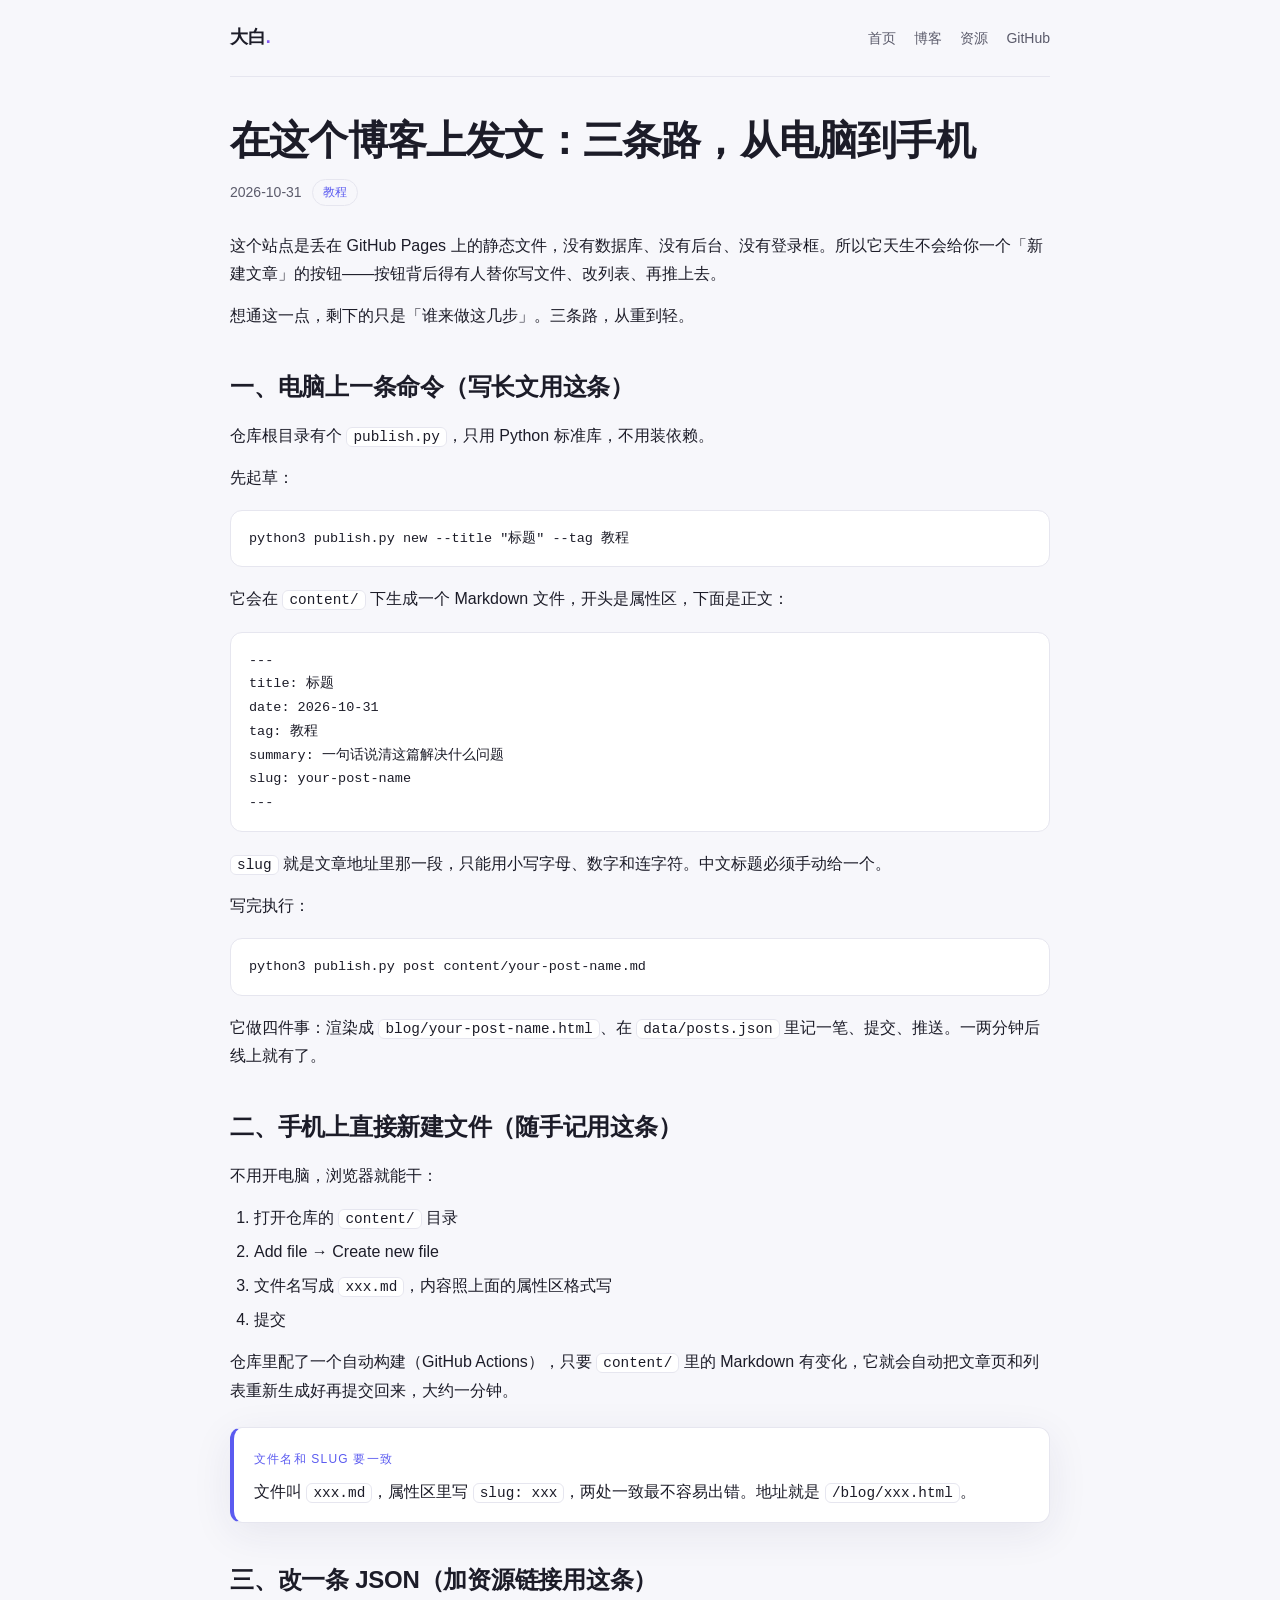
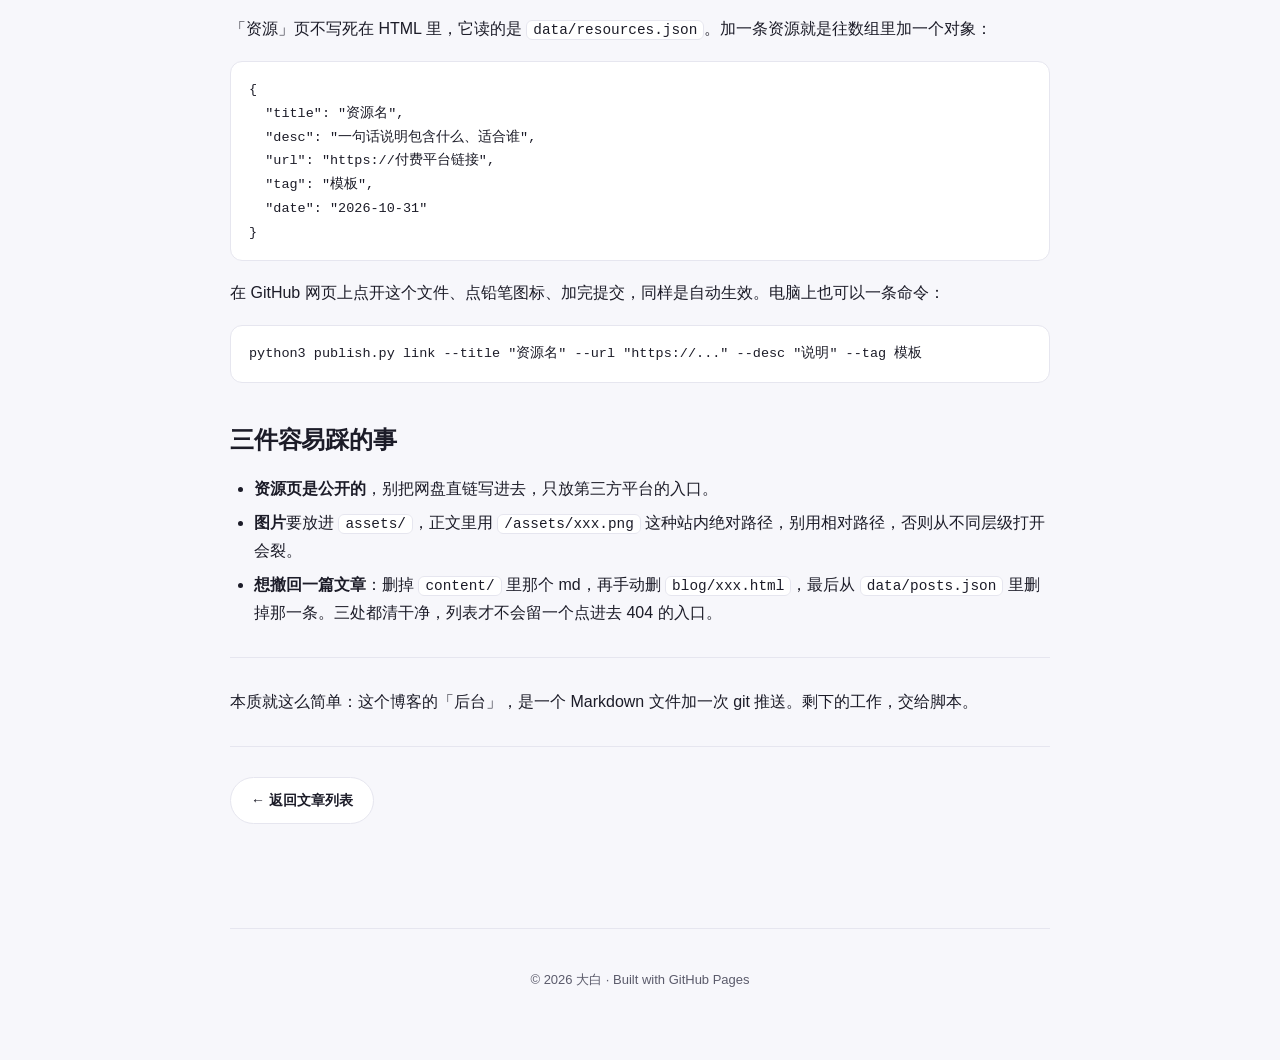
<file: blog/publish-guide.html>
<!DOCTYPE html>
<!-- ============================================================
     文章模板 · 由 publish.py 自动填充，一般不需要手改。

     手写新文章（不用 Markdown）时也可以复制本文件到 /blog/ 下，
     把下面 {{...}} 占位符全部替换成实际内容。
     ============================================================ -->
<html lang="zh-CN">
<head>
<meta charset="UTF-8" />
<meta name="viewport" content="width=device-width, initial-scale=1.0" />
<title>在这个博客上发文：三条路，从电脑到手机 · 大白</title>
<meta name="description" content="GitHub Pages 没有后台，所以「发布」只有一种本质：写文件再推送。这里把它拆成三条不同重量的路。" />
<link rel="stylesheet" href="/assets/blog.css" />
</head>
<body>
<div class="wrap">

  <nav class="nav">
    <a class="brand" href="/">大白<span>.</span></a>
    <div class="menu">
      <a href="/">首页</a>
      <a href="/blog/">博客</a>
      <a href="/blog/resources.html">资源</a>
      <a href="https://github.com/DaBai-abc" target="_blank" rel="noopener">GitHub</a>
    </div>
  </nav>

  <article>
    <h1>在这个博客上发文：三条路，从电脑到手机</h1>
    <div class="meta">
      <span>2026-10-31</span>
      <span class="tag">教程</span>
    </div>

<p>这个站点是丢在 GitHub Pages 上的静态文件，没有数据库、没有后台、没有登录框。所以它天生不会给你一个「新建文章」的按钮——按钮背后得有人替你写文件、改列表、再推上去。</p>

<p>想通这一点，剩下的只是「谁来做这几步」。三条路，从重到轻。</p>

<h2>一、电脑上一条命令（写长文用这条）</h2>

<p>仓库根目录有个 <code>publish.py</code>，只用 Python 标准库，不用装依赖。</p>

<p>先起草：</p>

<pre><code>python3 publish.py new --title &quot;标题&quot; --tag 教程</code></pre>

<p>它会在 <code>content/</code> 下生成一个 Markdown 文件，开头是属性区，下面是正文：</p>

<pre><code>---
title: 标题
date: 2026-10-31
tag: 教程
summary: 一句话说清这篇解决什么问题
slug: your-post-name
---</code></pre>

<p><code>slug</code> 就是文章地址里那一段，只能用小写字母、数字和连字符。中文标题必须手动给一个。</p>

<p>写完执行：</p>

<pre><code>python3 publish.py post content/your-post-name.md</code></pre>

<p>它做四件事：渲染成 <code>blog/your-post-name.html</code>、在 <code>data/posts.json</code> 里记一笔、提交、推送。一两分钟后线上就有了。</p>

<h2>二、手机上直接新建文件（随手记用这条）</h2>

<p>不用开电脑，浏览器就能干：</p>

<ol><li>打开仓库的 <code>content/</code> 目录</li><li>Add file → Create new file</li><li>文件名写成 <code>xxx.md</code>，内容照上面的属性区格式写</li><li>提交</li></ol>

<p>仓库里配了一个自动构建（GitHub Actions），只要 <code>content/</code> 里的 Markdown 有变化，它就会自动把文章页和列表重新生成好再提交回来，大约一分钟。</p>

<div class="callout"><span class="label">文件名和 slug 要一致</span><p>文件叫 <code>xxx.md</code>，属性区里写 <code>slug: xxx</code>，两处一致最不容易出错。地址就是 <code>/blog/xxx.html</code>。</p></div>

<h2>三、改一条 JSON（加资源链接用这条）</h2>

<p>「资源」页不写死在 HTML 里，它读的是 <code>data/resources.json</code>。加一条资源就是往数组里加一个对象：</p>

<pre><code>{
  &quot;title&quot;: &quot;资源名&quot;,
  &quot;desc&quot;: &quot;一句话说明包含什么、适合谁&quot;,
  &quot;url&quot;: &quot;https://付费平台链接&quot;,
  &quot;tag&quot;: &quot;模板&quot;,
  &quot;date&quot;: &quot;2026-10-31&quot;
}</code></pre>

<p>在 GitHub 网页上点开这个文件、点铅笔图标、加完提交，同样是自动生效。电脑上也可以一条命令：</p>

<pre><code>python3 publish.py link --title &quot;资源名&quot; --url &quot;https://...&quot; --desc &quot;说明&quot; --tag 模板</code></pre>

<h2>三件容易踩的事</h2>

<ul><li><strong>资源页是公开的</strong>，别把网盘直链写进去，只放第三方平台的入口。</li><li><strong>图片</strong>要放进 <code>assets/</code>，正文里用 <code>/assets/xxx.png</code> 这种站内绝对路径，别用相对路径，否则从不同层级打开会裂。</li><li><strong>想撤回一篇文章</strong>：删掉 <code>content/</code> 里那个 md，再手动删 <code>blog/xxx.html</code>，最后从 <code>data/posts.json</code> 里删掉那一条。三处都清干净，列表才不会留一个点进去 404 的入口。</li></ul>

<hr />

<p>本质就这么简单：这个博客的「后台」，是一个 Markdown 文件加一次 git 推送。剩下的工作，交给脚本。</p>

    <hr />
    <p><a class="btn ghost" href="/blog/">← 返回文章列表</a></p>
  </article>

  <footer>© <span id="year"></span> 大白 · Built with GitHub Pages</footer>
</div>
<script>document.getElementById('year').textContent = new Date().getFullYear();</script>
</body>
</html>
</file>
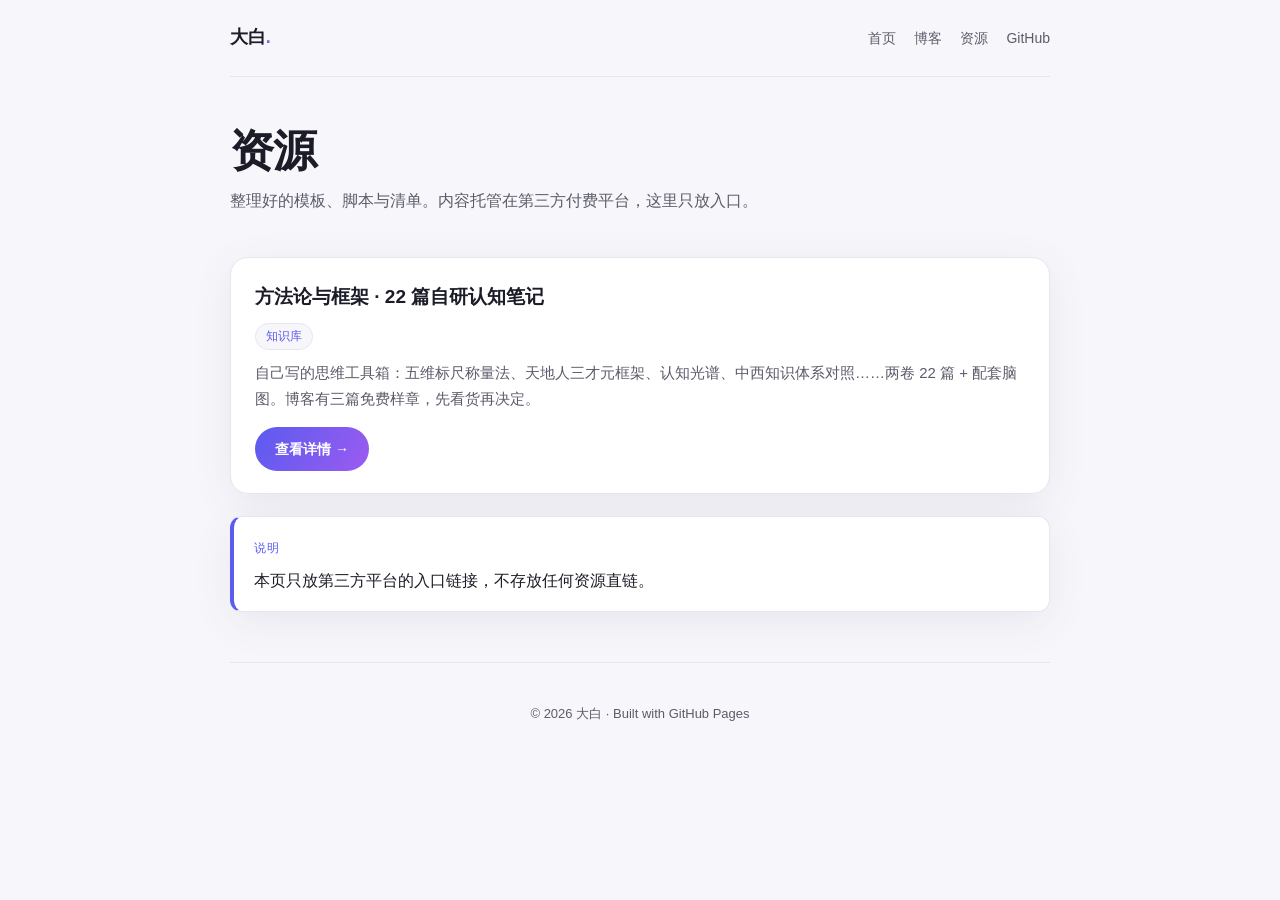
<file: blog/resources.html>
<!DOCTYPE html>
<html lang="zh-CN">
<head>
<meta charset="UTF-8" />
<meta name="viewport" content="width=device-width, initial-scale=1.0" />
<title>资源 · 大白</title>
<meta name="description" content="大白整理的资源入口，内容托管于第三方付费平台。" />
<link rel="stylesheet" href="/assets/blog.css" />
</head>
<body>
<div class="wrap">

  <nav class="nav">
    <a class="brand" href="/">大白<span>.</span></a>
    <div class="menu">
      <a href="/">首页</a>
      <a href="/blog/">博客</a>
      <a href="/blog/resources.html">资源</a>
      <a href="https://github.com/DaBai-abc" target="_blank" rel="noopener">GitHub</a>
    </div>
  </nav>

  <div class="page-head">
    <h1>资源</h1>
    <p>整理好的模板、脚本与清单。内容托管在第三方付费平台，这里只放入口。</p>
  </div>

  <!-- 资源列表由 /data/resources.json 渲染：加一条资源 = 加一条记录 -->
  <div id="res-list">
    <noscript><p>本列表需要 JavaScript 才能显示。</p></noscript>
  </div>

  <div class="callout">
    <span class="label">说明</span>
    <p>本页只放第三方平台的入口链接，不存放任何资源直链。</p>
  </div>

  <footer>© <span id="year"></span> 大白 · Built with GitHub Pages</footer>
</div>
<script>
document.getElementById('year').textContent = new Date().getFullYear();

function esc(s) {
  return String(s == null ? '' : s).replace(/[&<>"]/g, function (c) {
    return { '&': '&amp;', '<': '&lt;', '>': '&gt;', '"': '&quot;' }[c];
  });
}

fetch('/data/resources.json', { cache: 'no-cache' })
  .then(function (r) { if (!r.ok) throw new Error(r.status); return r.json(); })
  .then(function (items) {
    var box = document.getElementById('res-list');
    if (!Array.isArray(items) || !items.length) {
      box.innerHTML = '<p style="color:var(--text-soft)">暂时还没有上架的资源。</p>';
      return;
    }
    box.innerHTML = items.map(function (it) {
      var tag = it.tag ? '<span class="tag">' + esc(it.tag) + '</span>' : '';
      var desc = it.desc ? '<p>' + esc(it.desc) + '</p>' : '';
      return '<div class="res-card">'
        + '<h2>' + esc(it.title) + '</h2>'
        + (tag ? '<div style="margin:0 0 10px">' + tag + '</div>' : '')
        + desc
        + '<a class="btn primary" href="' + esc(it.url) + '" target="_blank" rel="noopener">查看详情 →</a>'
        + '</div>';
    }).join('');
  })
  .catch(function () {
    document.getElementById('res-list').innerHTML =
      '<p style="color:var(--text-soft)">资源列表加载失败，<a href="/data/resources.json">点此查看数据</a>。</p>';
  });
</script>
</body>
</html>
</file>
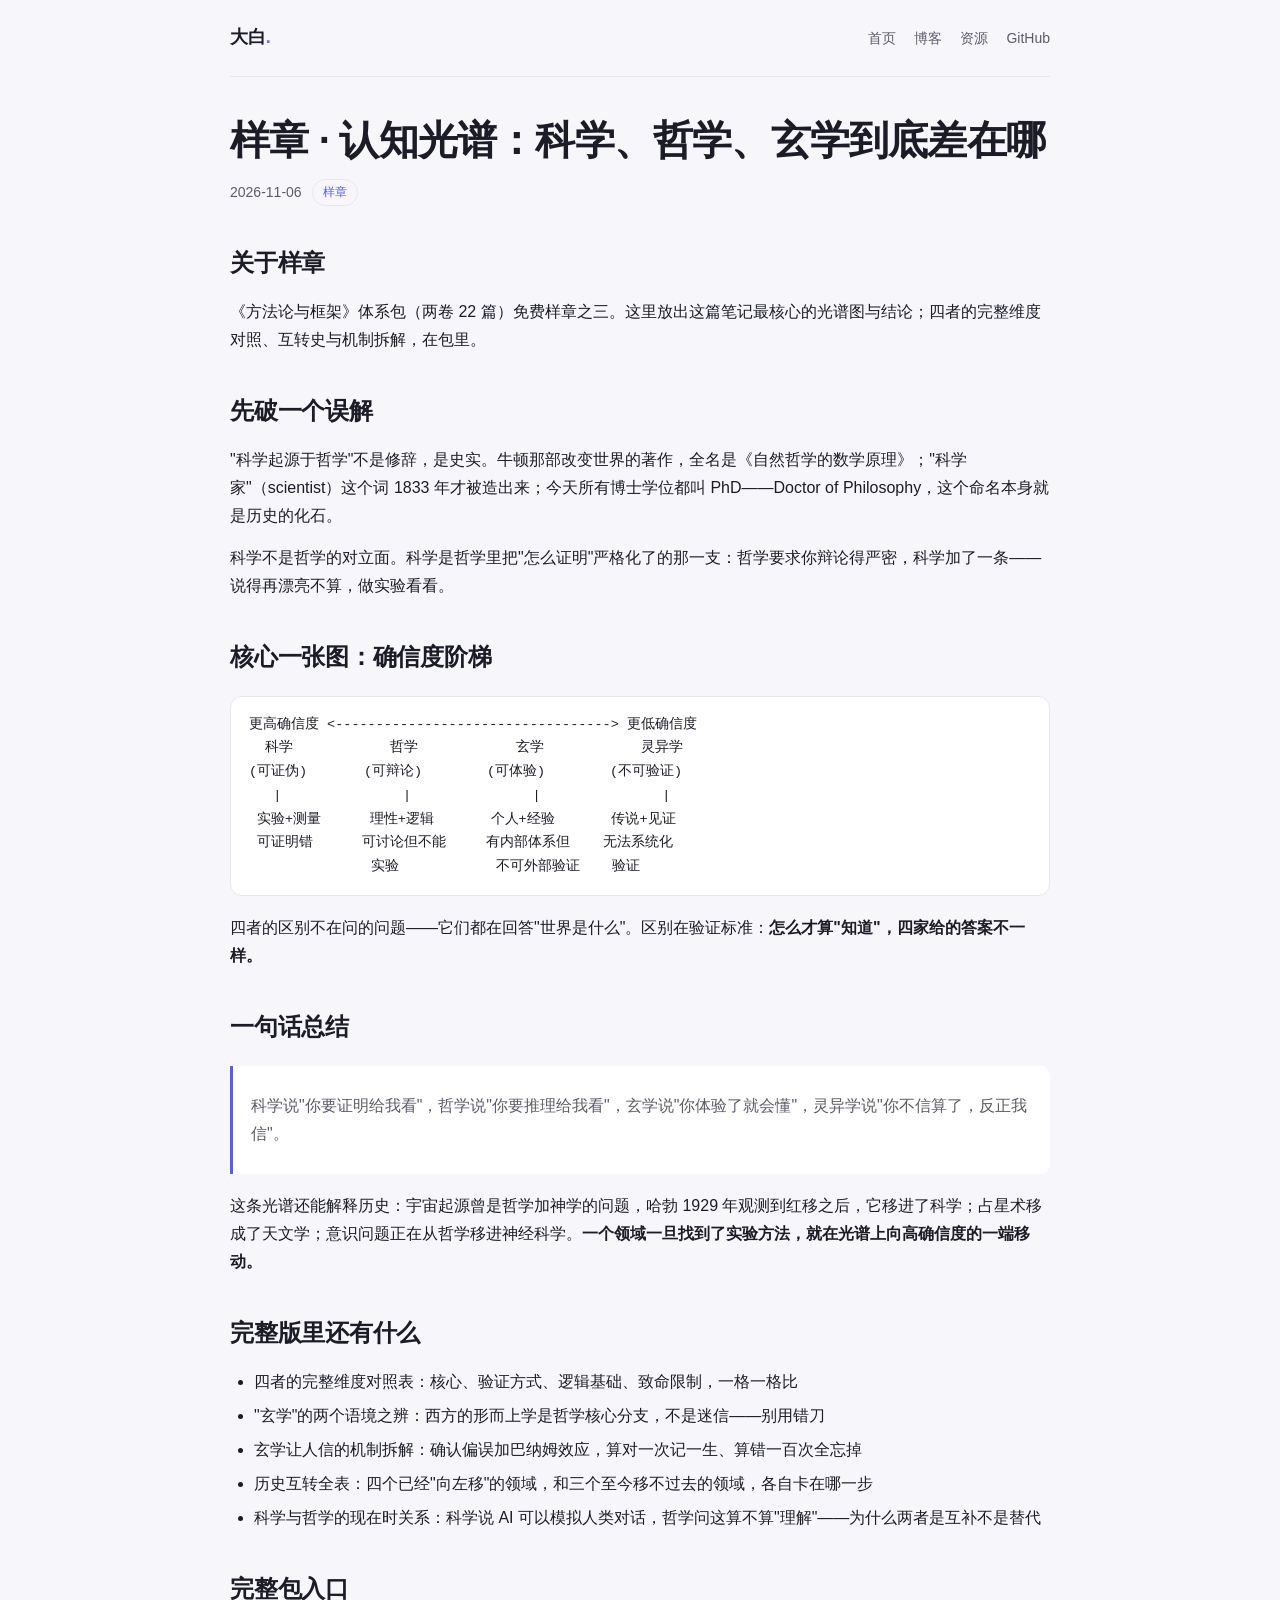
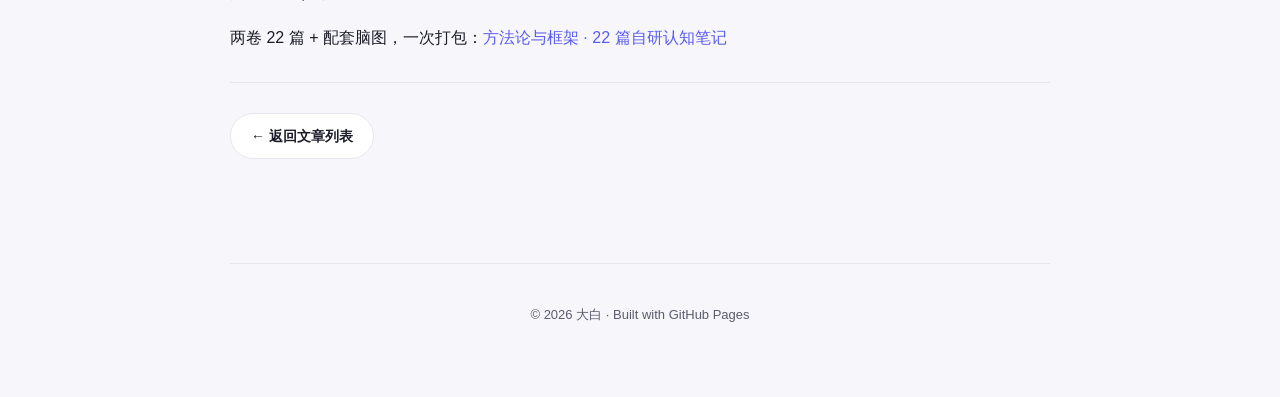
<file: blog/sample-renzhi-guangpu.html>
<!DOCTYPE html>
<!-- ============================================================
     文章模板 · 由 publish.py 自动填充，一般不需要手改。

     手写新文章（不用 Markdown）时也可以复制本文件到 /blog/ 下，
     把下面 {{...}} 占位符全部替换成实际内容。
     ============================================================ -->
<html lang="zh-CN">
<head>
<meta charset="UTF-8" />
<meta name="viewport" content="width=device-width, initial-scale=1.0" />
<title>样章 · 认知光谱：科学、哲学、玄学到底差在哪 · 大白</title>
<meta name="description" content="《方法论与框架》体系包免费样章之三：四者同根同源，差别只在&quot;怎么才算知道&quot;。一张光谱图，终结信不信的口水仗。" />
<link rel="stylesheet" href="/assets/blog.css" />
</head>
<body>
<div class="wrap">

  <nav class="nav">
    <a class="brand" href="/">大白<span>.</span></a>
    <div class="menu">
      <a href="/">首页</a>
      <a href="/blog/">博客</a>
      <a href="/blog/resources.html">资源</a>
      <a href="https://github.com/DaBai-abc" target="_blank" rel="noopener">GitHub</a>
    </div>
  </nav>

  <article>
    <h1>样章 · 认知光谱：科学、哲学、玄学到底差在哪</h1>
    <div class="meta">
      <span>2026-11-06</span>
      <span class="tag">样章</span>
    </div>

<h2>关于样章</h2>

<p>《方法论与框架》体系包（两卷 22 篇）免费样章之三。这里放出这篇笔记最核心的光谱图与结论；四者的完整维度对照、互转史与机制拆解，在包里。</p>

<h2>先破一个误解</h2>

<p>&quot;科学起源于哲学&quot;不是修辞，是史实。牛顿那部改变世界的著作，全名是《自然哲学的数学原理》；&quot;科学家&quot;（scientist）这个词 1833 年才被造出来；今天所有博士学位都叫 PhD——Doctor of Philosophy，这个命名本身就是历史的化石。</p>

<p>科学不是哲学的对立面。科学是哲学里把&quot;怎么证明&quot;严格化了的那一支：哲学要求你辩论得严密，科学加了一条——说得再漂亮不算，做实验看看。</p>

<h2>核心一张图：确信度阶梯</h2>

<pre><code>更高确信度 &lt;----------------------------------&gt; 更低确信度
  科学            哲学            玄学            灵异学
(可证伪)       (可辩论)        (可体验)        (不可验证)
   |               |               |               |
 实验+测量      理性+逻辑       个人+经验       传说+见证
 可证明错      可讨论但不能     有内部体系但    无法系统化
               实验            不可外部验证    验证</code></pre>

<p>四者的区别不在问的问题——它们都在回答&quot;世界是什么&quot;。区别在验证标准：<strong>怎么才算&quot;知道&quot;，四家给的答案不一样。</strong></p>

<h2>一句话总结</h2>

<blockquote><p>科学说&quot;你要证明给我看&quot;，哲学说&quot;你要推理给我看&quot;，玄学说&quot;你体验了就会懂&quot;，灵异学说&quot;你不信算了，反正我信&quot;。</p></blockquote>

<p>这条光谱还能解释历史：宇宙起源曾是哲学加神学的问题，哈勃 1929 年观测到红移之后，它移进了科学；占星术移成了天文学；意识问题正在从哲学移进神经科学。<strong>一个领域一旦找到了实验方法，就在光谱上向高确信度的一端移动。</strong></p>

<h2>完整版里还有什么</h2>

<ul><li>四者的完整维度对照表：核心、验证方式、逻辑基础、致命限制，一格一格比</li><li>&quot;玄学&quot;的两个语境之辨：西方的形而上学是哲学核心分支，不是迷信——别用错刀</li><li>玄学让人信的机制拆解：确认偏误加巴纳姆效应，算对一次记一生、算错一百次全忘掉</li><li>历史互转全表：四个已经&quot;向左移&quot;的领域，和三个至今移不过去的领域，各自卡在哪一步</li><li>科学与哲学的现在时关系：科学说 AI 可以模拟人类对话，哲学问这算不算&quot;理解&quot;——为什么两者是互补不是替代</li></ul>

<h2>完整包入口</h2>

<p>两卷 22 篇 + 配套脑图，一次打包：<a href="/blog/share-methodology-notes.html">方法论与框架 · 22 篇自研认知笔记</a></p>

    <hr />
    <p><a class="btn ghost" href="/blog/">← 返回文章列表</a></p>
  </article>

  <footer>© <span id="year"></span> 大白 · Built with GitHub Pages</footer>
</div>
<script>document.getElementById('year').textContent = new Date().getFullYear();</script>
</body>
</html>
</file>
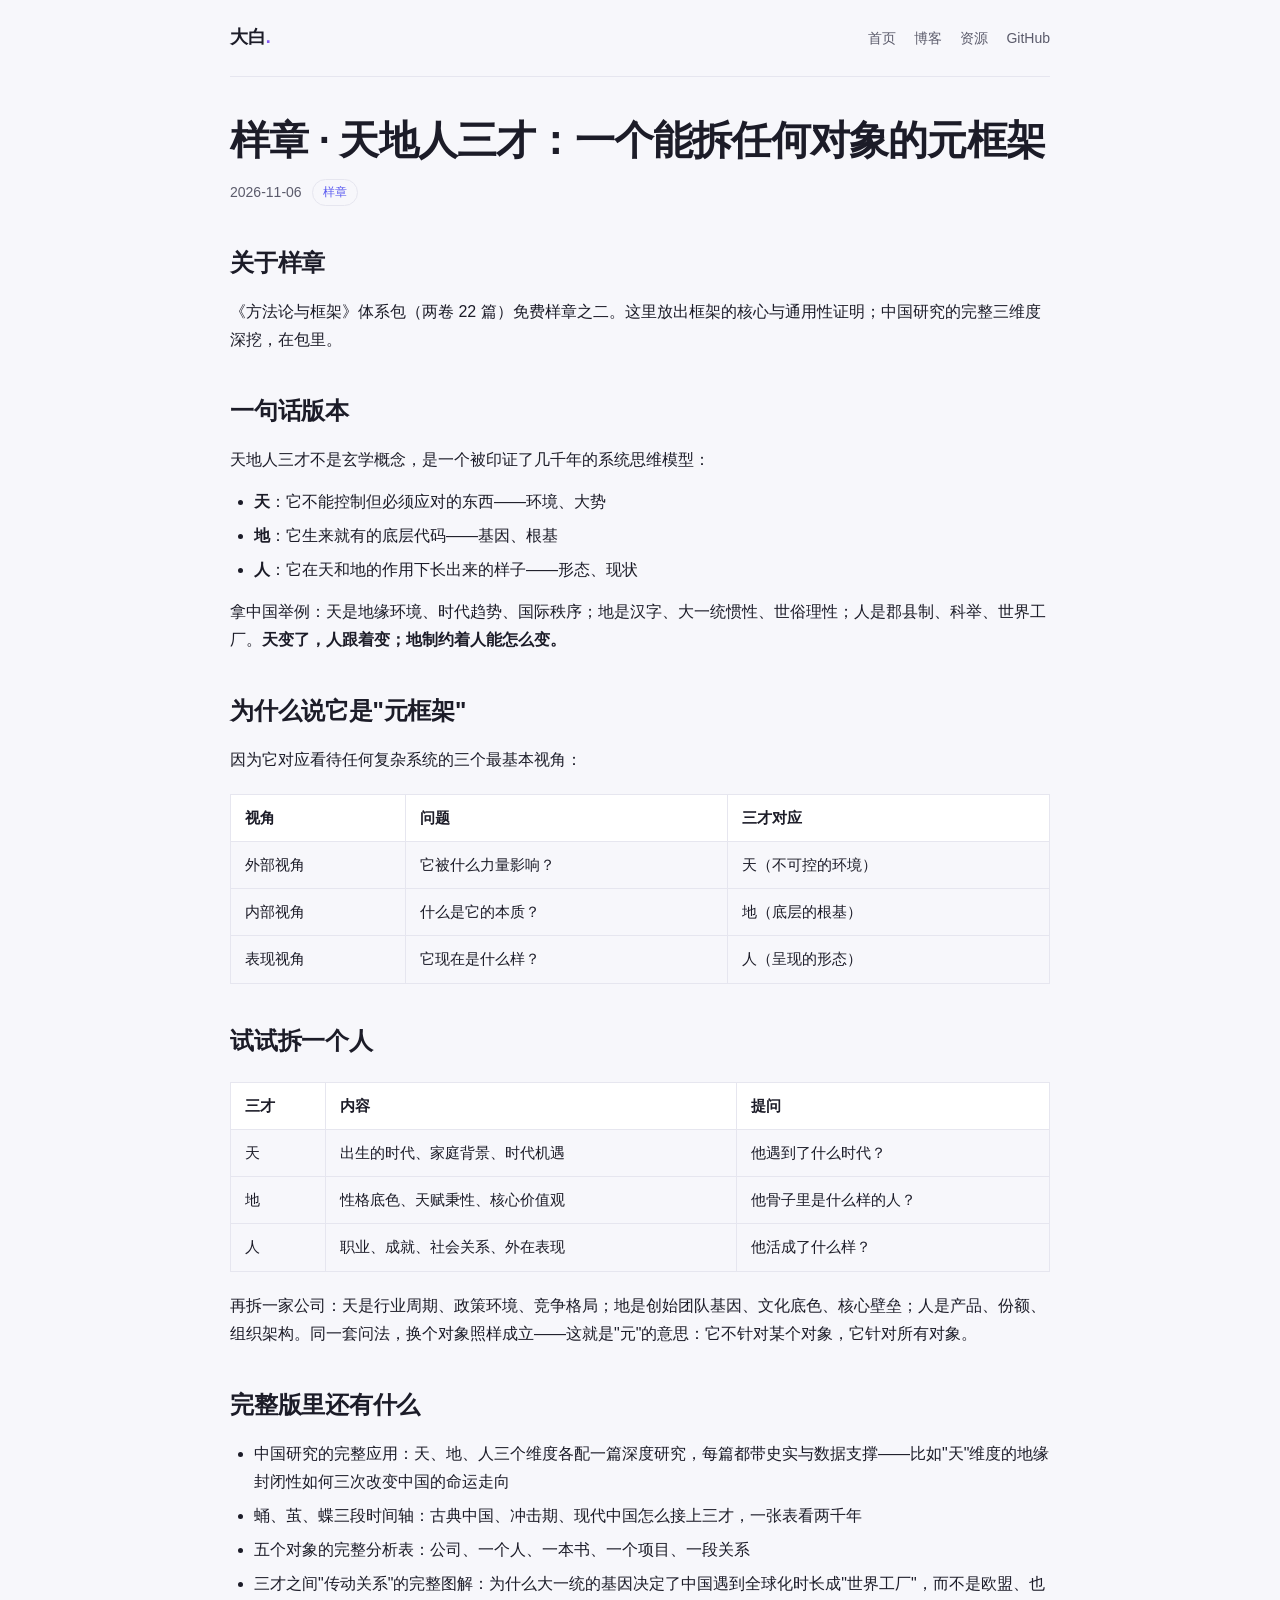
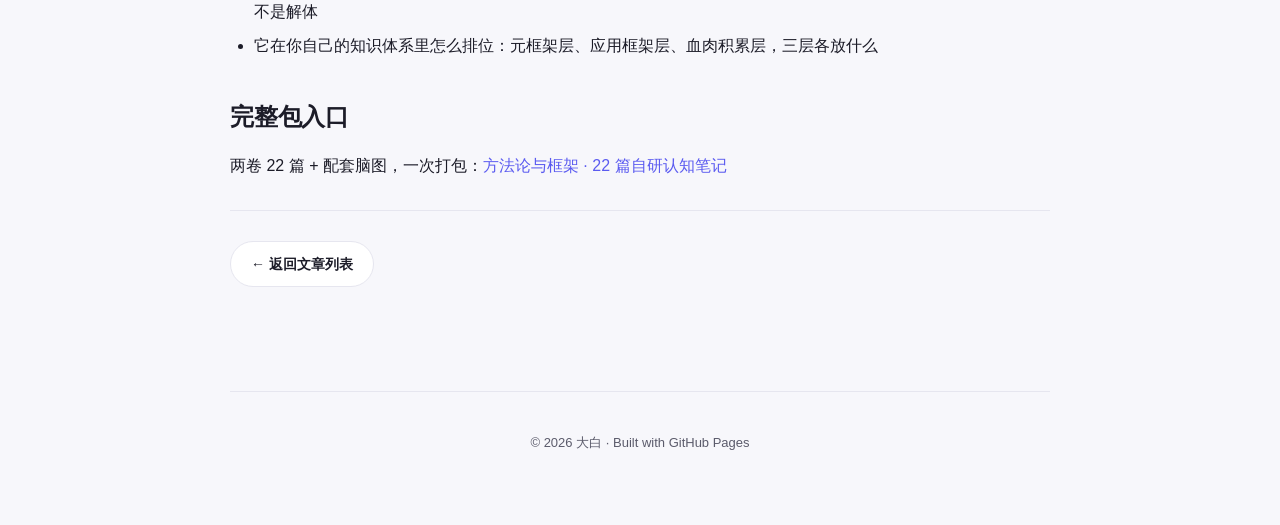
<file: blog/sample-tiandi-sancai.html>
<!DOCTYPE html>
<!-- ============================================================
     文章模板 · 由 publish.py 自动填充，一般不需要手改。

     手写新文章（不用 Markdown）时也可以复制本文件到 /blog/ 下，
     把下面 {{...}} 占位符全部替换成实际内容。
     ============================================================ -->
<html lang="zh-CN">
<head>
<meta charset="UTF-8" />
<meta name="viewport" content="width=device-width, initial-scale=1.0" />
<title>样章 · 天地人三才：一个能拆任何对象的元框架 · 大白</title>
<meta name="description" content="《方法论与框架》体系包免费样章之二：天=不可控的环境，地=底层代码，人=长出来的形态。公司、个人、项目、一本书，同一套问法通用。" />
<link rel="stylesheet" href="/assets/blog.css" />
</head>
<body>
<div class="wrap">

  <nav class="nav">
    <a class="brand" href="/">大白<span>.</span></a>
    <div class="menu">
      <a href="/">首页</a>
      <a href="/blog/">博客</a>
      <a href="/blog/resources.html">资源</a>
      <a href="https://github.com/DaBai-abc" target="_blank" rel="noopener">GitHub</a>
    </div>
  </nav>

  <article>
    <h1>样章 · 天地人三才：一个能拆任何对象的元框架</h1>
    <div class="meta">
      <span>2026-11-06</span>
      <span class="tag">样章</span>
    </div>

<h2>关于样章</h2>

<p>《方法论与框架》体系包（两卷 22 篇）免费样章之二。这里放出框架的核心与通用性证明；中国研究的完整三维度深挖，在包里。</p>

<h2>一句话版本</h2>

<p>天地人三才不是玄学概念，是一个被印证了几千年的系统思维模型：</p>

<ul><li><strong>天</strong>：它不能控制但必须应对的东西——环境、大势</li><li><strong>地</strong>：它生来就有的底层代码——基因、根基</li><li><strong>人</strong>：它在天和地的作用下长出来的样子——形态、现状</li></ul>

<p>拿中国举例：天是地缘环境、时代趋势、国际秩序；地是汉字、大一统惯性、世俗理性；人是郡县制、科举、世界工厂。<strong>天变了，人跟着变；地制约着人能怎么变。</strong></p>

<h2>为什么说它是&quot;元框架&quot;</h2>

<p>因为它对应看待任何复杂系统的三个最基本视角：</p>

<div class="table-wrap"><table><thead><tr><th>视角</th><th>问题</th><th>三才对应</th></tr></thead><tbody><tr><td>外部视角</td><td>它被什么力量影响？</td><td>天（不可控的环境）</td></tr><tr><td>内部视角</td><td>什么是它的本质？</td><td>地（底层的根基）</td></tr><tr><td>表现视角</td><td>它现在是什么样？</td><td>人（呈现的形态）</td></tr></tbody></table></div>

<h2>试试拆一个人</h2>

<div class="table-wrap"><table><thead><tr><th>三才</th><th>内容</th><th>提问</th></tr></thead><tbody><tr><td>天</td><td>出生的时代、家庭背景、时代机遇</td><td>他遇到了什么时代？</td></tr><tr><td>地</td><td>性格底色、天赋秉性、核心价值观</td><td>他骨子里是什么样的人？</td></tr><tr><td>人</td><td>职业、成就、社会关系、外在表现</td><td>他活成了什么样？</td></tr></tbody></table></div>

<p>再拆一家公司：天是行业周期、政策环境、竞争格局；地是创始团队基因、文化底色、核心壁垒；人是产品、份额、组织架构。同一套问法，换个对象照样成立——这就是&quot;元&quot;的意思：它不针对某个对象，它针对所有对象。</p>

<h2>完整版里还有什么</h2>

<ul><li>中国研究的完整应用：天、地、人三个维度各配一篇深度研究，每篇都带史实与数据支撑——比如&quot;天&quot;维度的地缘封闭性如何三次改变中国的命运走向</li><li>蛹、茧、蝶三段时间轴：古典中国、冲击期、现代中国怎么接上三才，一张表看两千年</li><li>五个对象的完整分析表：公司、一个人、一本书、一个项目、一段关系</li><li>三才之间&quot;传动关系&quot;的完整图解：为什么大一统的基因决定了中国遇到全球化时长成&quot;世界工厂&quot;，而不是欧盟、也不是解体</li><li>它在你自己的知识体系里怎么排位：元框架层、应用框架层、血肉积累层，三层各放什么</li></ul>

<h2>完整包入口</h2>

<p>两卷 22 篇 + 配套脑图，一次打包：<a href="/blog/share-methodology-notes.html">方法论与框架 · 22 篇自研认知笔记</a></p>

    <hr />
    <p><a class="btn ghost" href="/blog/">← 返回文章列表</a></p>
  </article>

  <footer>© <span id="year"></span> 大白 · Built with GitHub Pages</footer>
</div>
<script>document.getElementById('year').textContent = new Date().getFullYear();</script>
</body>
</html>
</file>
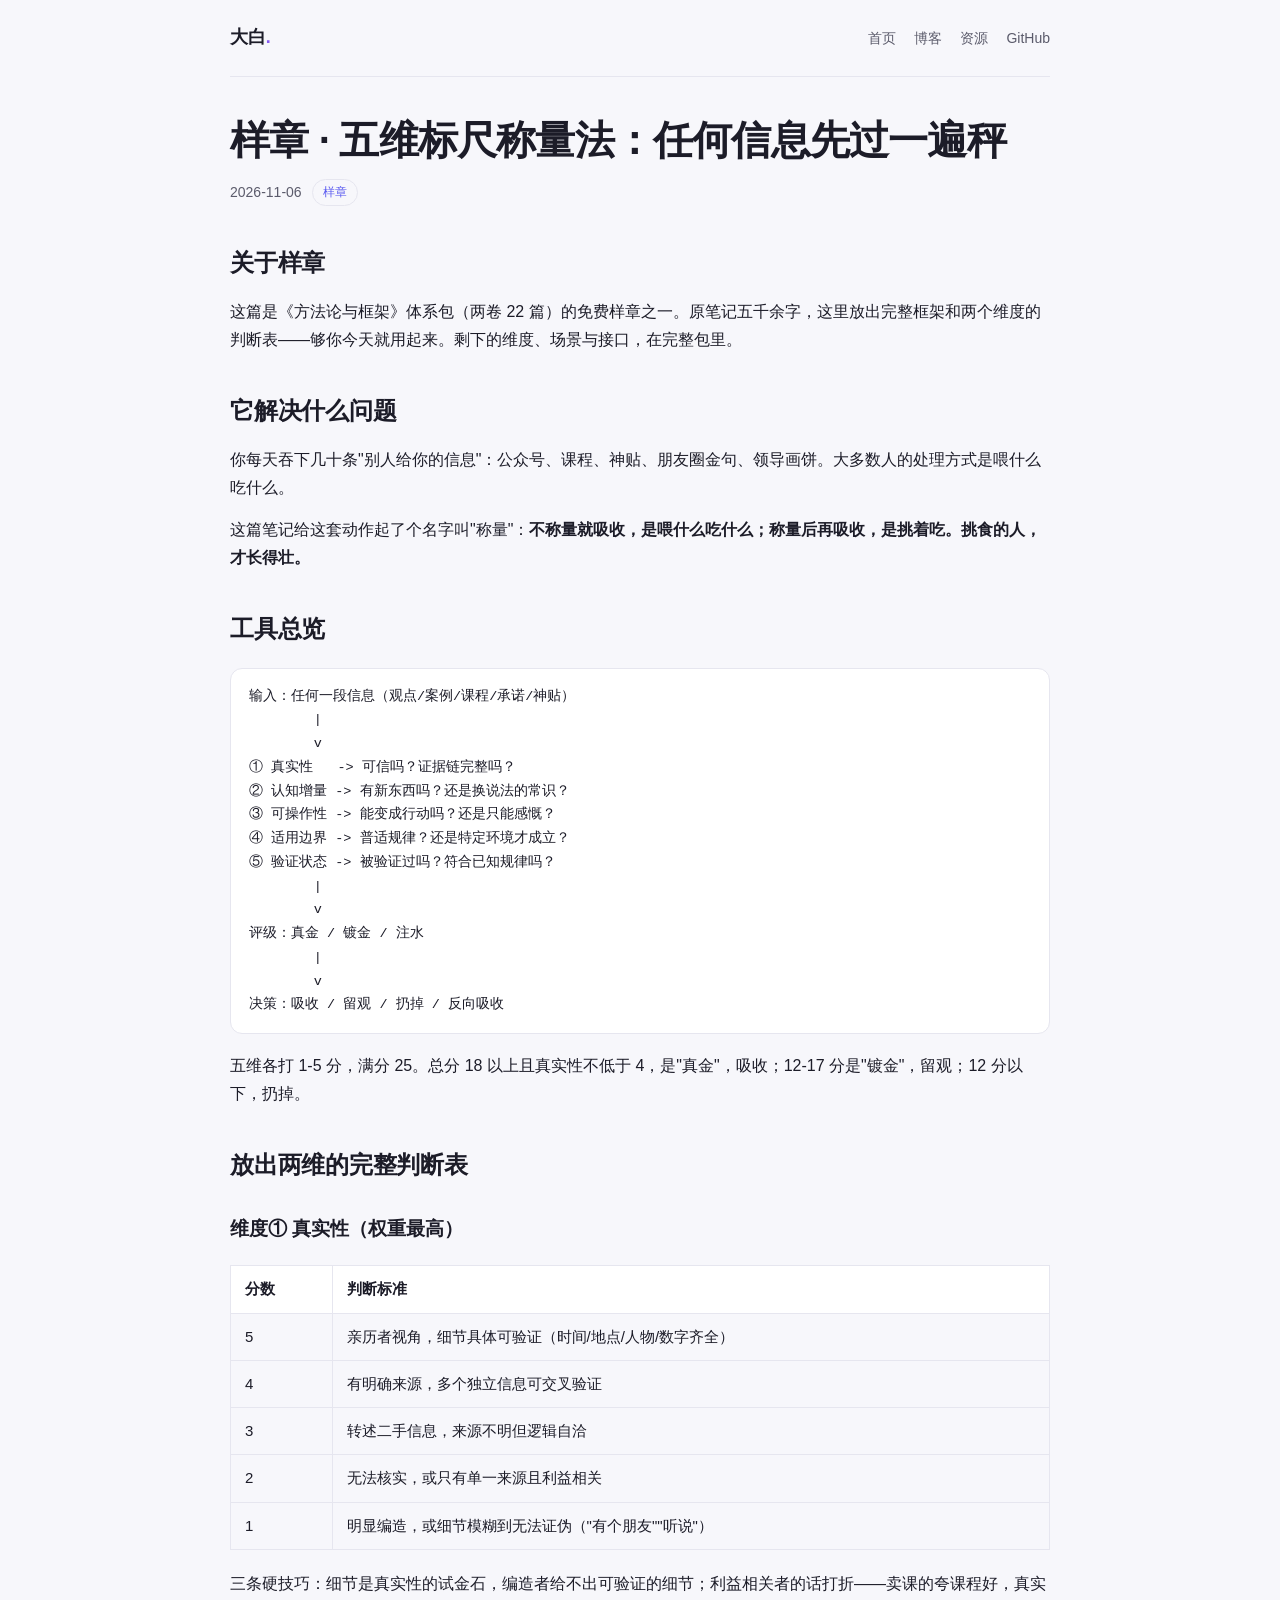
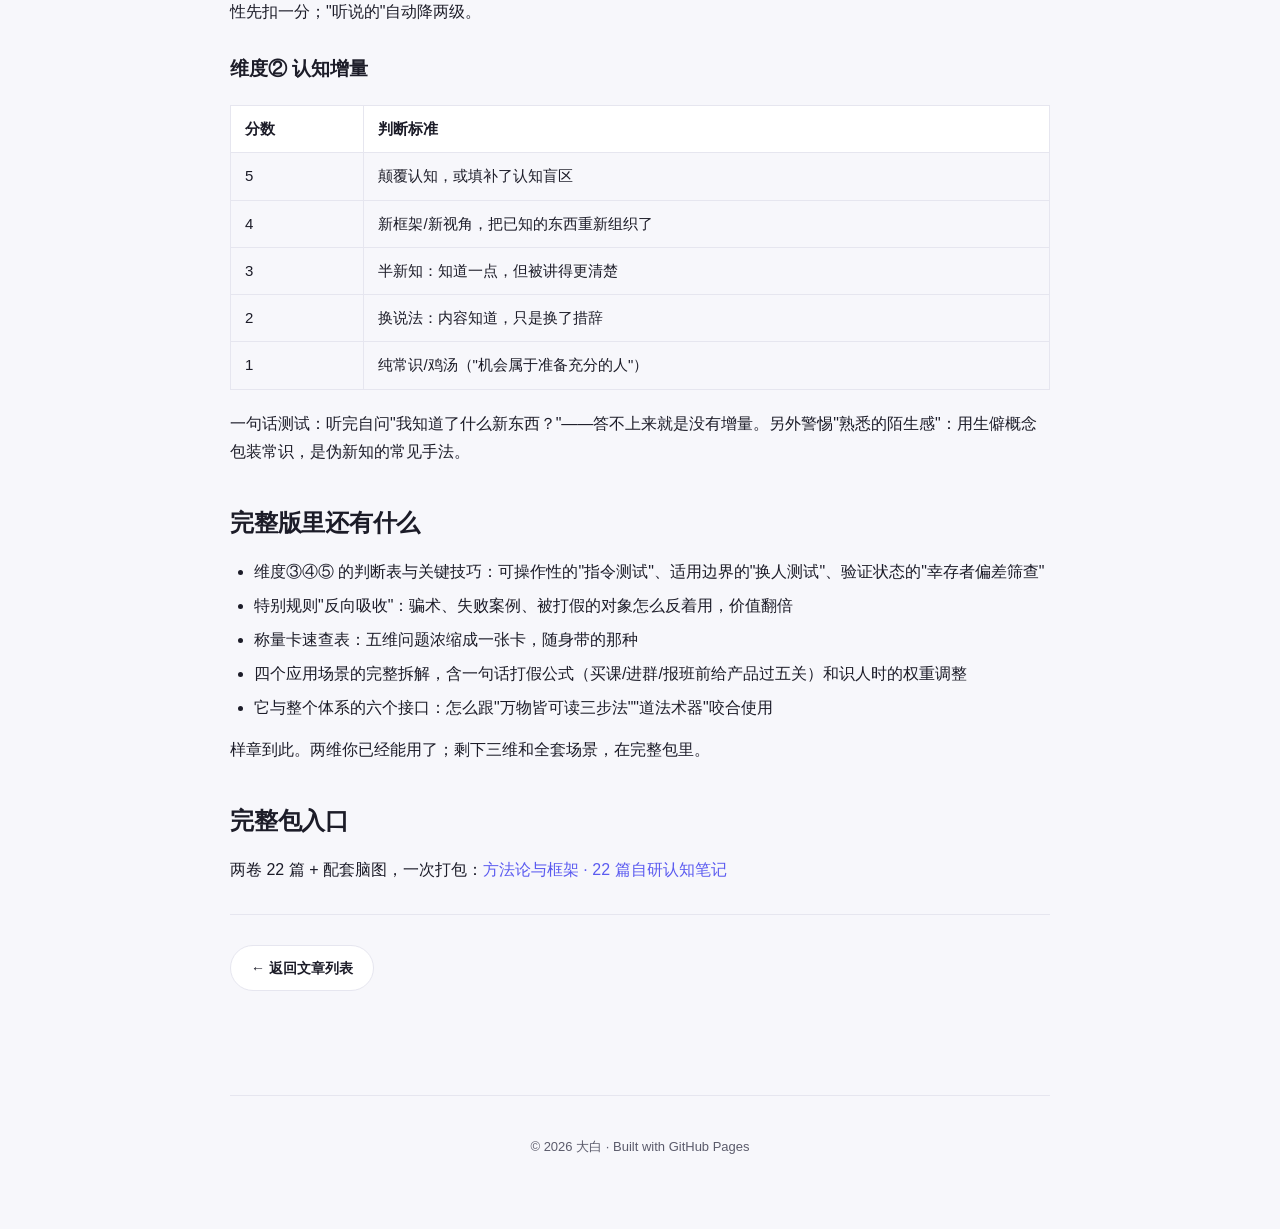
<file: blog/sample-wubiao-chengliang.html>
<!DOCTYPE html>
<!-- ============================================================
     文章模板 · 由 publish.py 自动填充，一般不需要手改。

     手写新文章（不用 Markdown）时也可以复制本文件到 /blog/ 下，
     把下面 {{...}} 占位符全部替换成实际内容。
     ============================================================ -->
<html lang="zh-CN">
<head>
<meta charset="UTF-8" />
<meta name="viewport" content="width=device-width, initial-scale=1.0" />
<title>样章 · 五维标尺称量法：任何信息先过一遍秤 · 大白</title>
<meta name="description" content="《方法论与框架》体系包免费样章之一：给信息称分量的五维工具，读书、听课、看神贴、买课之前先过秤，再决定信不信。" />
<link rel="stylesheet" href="/assets/blog.css" />
</head>
<body>
<div class="wrap">

  <nav class="nav">
    <a class="brand" href="/">大白<span>.</span></a>
    <div class="menu">
      <a href="/">首页</a>
      <a href="/blog/">博客</a>
      <a href="/blog/resources.html">资源</a>
      <a href="https://github.com/DaBai-abc" target="_blank" rel="noopener">GitHub</a>
    </div>
  </nav>

  <article>
    <h1>样章 · 五维标尺称量法：任何信息先过一遍秤</h1>
    <div class="meta">
      <span>2026-11-06</span>
      <span class="tag">样章</span>
    </div>

<h2>关于样章</h2>

<p>这篇是《方法论与框架》体系包（两卷 22 篇）的免费样章之一。原笔记五千余字，这里放出完整框架和两个维度的判断表——够你今天就用起来。剩下的维度、场景与接口，在完整包里。</p>

<h2>它解决什么问题</h2>

<p>你每天吞下几十条&quot;别人给你的信息&quot;：公众号、课程、神贴、朋友圈金句、领导画饼。大多数人的处理方式是喂什么吃什么。</p>

<p>这篇笔记给这套动作起了个名字叫&quot;称量&quot;：<strong>不称量就吸收，是喂什么吃什么；称量后再吸收，是挑着吃。挑食的人，才长得壮。</strong></p>

<h2>工具总览</h2>

<pre><code>输入：任何一段信息（观点/案例/课程/承诺/神贴）
        |
        v
① 真实性   -&gt; 可信吗？证据链完整吗？
② 认知增量 -&gt; 有新东西吗？还是换说法的常识？
③ 可操作性 -&gt; 能变成行动吗？还是只能感慨？
④ 适用边界 -&gt; 普适规律？还是特定环境才成立？
⑤ 验证状态 -&gt; 被验证过吗？符合已知规律吗？
        |
        v
评级：真金 / 镀金 / 注水
        |
        v
决策：吸收 / 留观 / 扔掉 / 反向吸收</code></pre>

<p>五维各打 1-5 分，满分 25。总分 18 以上且真实性不低于 4，是&quot;真金&quot;，吸收；12-17 分是&quot;镀金&quot;，留观；12 分以下，扔掉。</p>

<h2>放出两维的完整判断表</h2>

<h3>维度① 真实性（权重最高）</h3>

<div class="table-wrap"><table><thead><tr><th>分数</th><th>判断标准</th></tr></thead><tbody><tr><td>5</td><td>亲历者视角，细节具体可验证（时间/地点/人物/数字齐全）</td></tr><tr><td>4</td><td>有明确来源，多个独立信息可交叉验证</td></tr><tr><td>3</td><td>转述二手信息，来源不明但逻辑自洽</td></tr><tr><td>2</td><td>无法核实，或只有单一来源且利益相关</td></tr><tr><td>1</td><td>明显编造，或细节模糊到无法证伪（&quot;有个朋友&quot;&quot;听说&quot;）</td></tr></tbody></table></div>

<p>三条硬技巧：细节是真实性的试金石，编造者给不出可验证的细节；利益相关者的话打折——卖课的夸课程好，真实性先扣一分；&quot;听说的&quot;自动降两级。</p>

<h3>维度② 认知增量</h3>

<div class="table-wrap"><table><thead><tr><th>分数</th><th>判断标准</th></tr></thead><tbody><tr><td>5</td><td>颠覆认知，或填补了认知盲区</td></tr><tr><td>4</td><td>新框架/新视角，把已知的东西重新组织了</td></tr><tr><td>3</td><td>半新知：知道一点，但被讲得更清楚</td></tr><tr><td>2</td><td>换说法：内容知道，只是换了措辞</td></tr><tr><td>1</td><td>纯常识/鸡汤（&quot;机会属于准备充分的人&quot;）</td></tr></tbody></table></div>

<p>一句话测试：听完自问&quot;我知道了什么新东西？&quot;——答不上来就是没有增量。另外警惕&quot;熟悉的陌生感&quot;：用生僻概念包装常识，是伪新知的常见手法。</p>

<h2>完整版里还有什么</h2>

<ul><li>维度③④⑤ 的判断表与关键技巧：可操作性的&quot;指令测试&quot;、适用边界的&quot;换人测试&quot;、验证状态的&quot;幸存者偏差筛查&quot;</li><li>特别规则&quot;反向吸收&quot;：骗术、失败案例、被打假的对象怎么反着用，价值翻倍</li><li>称量卡速查表：五维问题浓缩成一张卡，随身带的那种</li><li>四个应用场景的完整拆解，含一句话打假公式（买课/进群/报班前给产品过五关）和识人时的权重调整</li><li>它与整个体系的六个接口：怎么跟&quot;万物皆可读三步法&quot;&quot;道法术器&quot;咬合使用</li></ul>

<p>样章到此。两维你已经能用了；剩下三维和全套场景，在完整包里。</p>

<h2>完整包入口</h2>

<p>两卷 22 篇 + 配套脑图，一次打包：<a href="/blog/share-methodology-notes.html">方法论与框架 · 22 篇自研认知笔记</a></p>

    <hr />
    <p><a class="btn ghost" href="/blog/">← 返回文章列表</a></p>
  </article>

  <footer>© <span id="year"></span> 大白 · Built with GitHub Pages</footer>
</div>
<script>document.getElementById('year').textContent = new Date().getFullYear();</script>
</body>
</html>
</file>
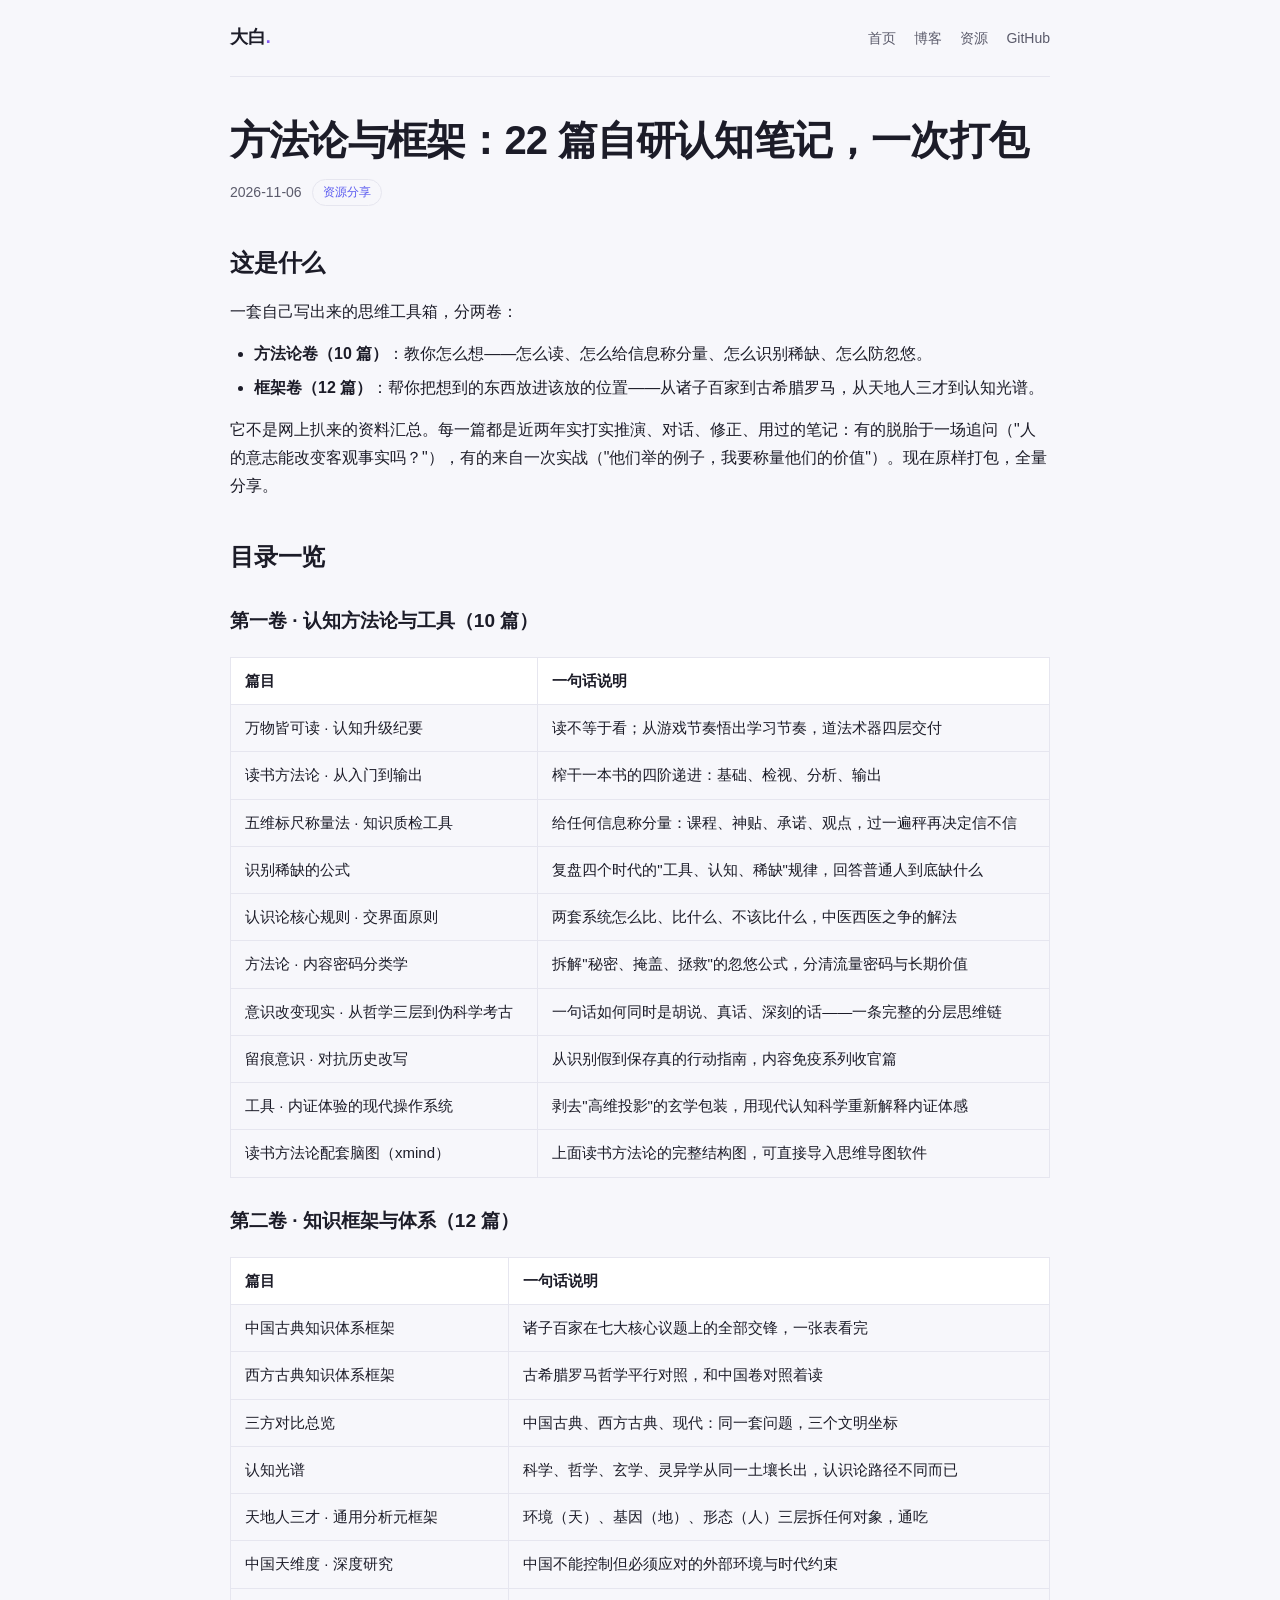
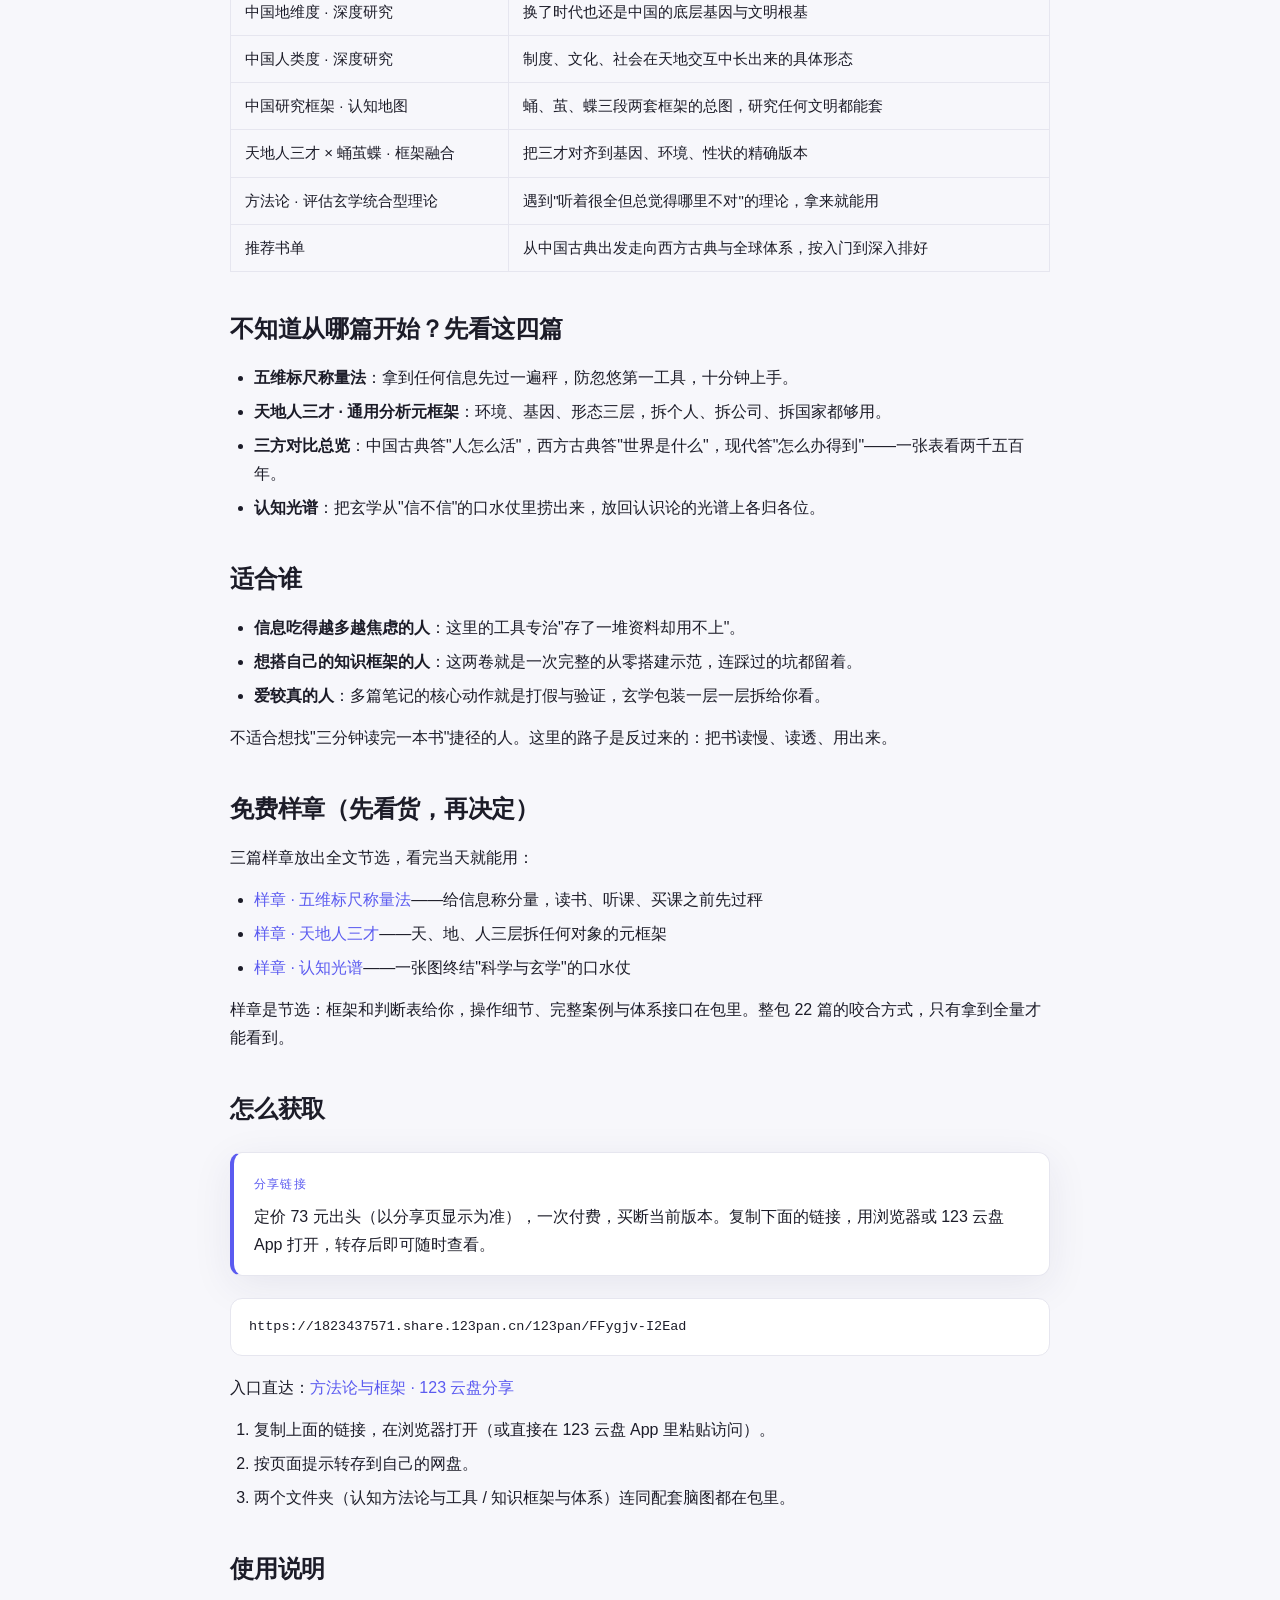
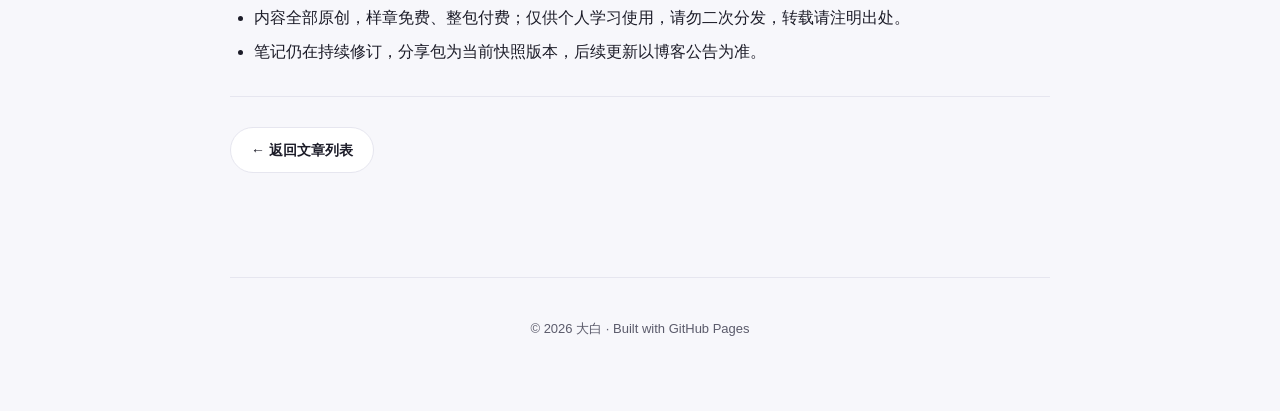
<file: blog/share-methodology-notes.html>
<!DOCTYPE html>
<!-- ============================================================
     文章模板 · 由 publish.py 自动填充，一般不需要手改。

     手写新文章（不用 Markdown）时也可以复制本文件到 /blog/ 下，
     把下面 {{...}} 占位符全部替换成实际内容。
     ============================================================ -->
<html lang="zh-CN">
<head>
<meta charset="UTF-8" />
<meta name="viewport" content="width=device-width, initial-scale=1.0" />
<title>方法论与框架：22 篇自研认知笔记，一次打包 · 大白</title>
<meta name="description" content="不是搬运来的资料合集，是自己一篇一篇写的认知方法论与知识框架笔记，两卷 22 篇全量打包，含配套脑图。" />
<link rel="stylesheet" href="/assets/blog.css" />
</head>
<body>
<div class="wrap">

  <nav class="nav">
    <a class="brand" href="/">大白<span>.</span></a>
    <div class="menu">
      <a href="/">首页</a>
      <a href="/blog/">博客</a>
      <a href="/blog/resources.html">资源</a>
      <a href="https://github.com/DaBai-abc" target="_blank" rel="noopener">GitHub</a>
    </div>
  </nav>

  <article>
    <h1>方法论与框架：22 篇自研认知笔记，一次打包</h1>
    <div class="meta">
      <span>2026-11-06</span>
      <span class="tag">资源分享</span>
    </div>

<h2>这是什么</h2>

<p>一套自己写出来的思维工具箱，分两卷：</p>

<ul><li><strong>方法论卷（10 篇）</strong>：教你怎么想——怎么读、怎么给信息称分量、怎么识别稀缺、怎么防忽悠。</li><li><strong>框架卷（12 篇）</strong>：帮你把想到的东西放进该放的位置——从诸子百家到古希腊罗马，从天地人三才到认知光谱。</li></ul>

<p>它不是网上扒来的资料汇总。每一篇都是近两年实打实推演、对话、修正、用过的笔记：有的脱胎于一场追问（&quot;人的意志能改变客观事实吗？&quot;），有的来自一次实战（&quot;他们举的例子，我要称量他们的价值&quot;）。现在原样打包，全量分享。</p>

<h2>目录一览</h2>

<h3>第一卷 · 认知方法论与工具（10 篇）</h3>

<div class="table-wrap"><table><thead><tr><th>篇目</th><th>一句话说明</th></tr></thead><tbody><tr><td>万物皆可读 · 认知升级纪要</td><td>读不等于看；从游戏节奏悟出学习节奏，道法术器四层交付</td></tr><tr><td>读书方法论 · 从入门到输出</td><td>榨干一本书的四阶递进：基础、检视、分析、输出</td></tr><tr><td>五维标尺称量法 · 知识质检工具</td><td>给任何信息称分量：课程、神贴、承诺、观点，过一遍秤再决定信不信</td></tr><tr><td>识别稀缺的公式</td><td>复盘四个时代的&quot;工具、认知、稀缺&quot;规律，回答普通人到底缺什么</td></tr><tr><td>认识论核心规则 · 交界面原则</td><td>两套系统怎么比、比什么、不该比什么，中医西医之争的解法</td></tr><tr><td>方法论 · 内容密码分类学</td><td>拆解&quot;秘密、掩盖、拯救&quot;的忽悠公式，分清流量密码与长期价值</td></tr><tr><td>意识改变现实 · 从哲学三层到伪科学考古</td><td>一句话如何同时是胡说、真话、深刻的话——一条完整的分层思维链</td></tr><tr><td>留痕意识 · 对抗历史改写</td><td>从识别假到保存真的行动指南，内容免疫系列收官篇</td></tr><tr><td>工具 · 内证体验的现代操作系统</td><td>剥去&quot;高维投影&quot;的玄学包装，用现代认知科学重新解释内证体感</td></tr><tr><td>读书方法论配套脑图（xmind）</td><td>上面读书方法论的完整结构图，可直接导入思维导图软件</td></tr></tbody></table></div>

<h3>第二卷 · 知识框架与体系（12 篇）</h3>

<div class="table-wrap"><table><thead><tr><th>篇目</th><th>一句话说明</th></tr></thead><tbody><tr><td>中国古典知识体系框架</td><td>诸子百家在七大核心议题上的全部交锋，一张表看完</td></tr><tr><td>西方古典知识体系框架</td><td>古希腊罗马哲学平行对照，和中国卷对照着读</td></tr><tr><td>三方对比总览</td><td>中国古典、西方古典、现代：同一套问题，三个文明坐标</td></tr><tr><td>认知光谱</td><td>科学、哲学、玄学、灵异学从同一土壤长出，认识论路径不同而已</td></tr><tr><td>天地人三才 · 通用分析元框架</td><td>环境（天）、基因（地）、形态（人）三层拆任何对象，通吃</td></tr><tr><td>中国天维度 · 深度研究</td><td>中国不能控制但必须应对的外部环境与时代约束</td></tr><tr><td>中国地维度 · 深度研究</td><td>换了时代也还是中国的底层基因与文明根基</td></tr><tr><td>中国人类度 · 深度研究</td><td>制度、文化、社会在天地交互中长出来的具体形态</td></tr><tr><td>中国研究框架 · 认知地图</td><td>蛹、茧、蝶三段两套框架的总图，研究任何文明都能套</td></tr><tr><td>天地人三才 × 蛹茧蝶 · 框架融合</td><td>把三才对齐到基因、环境、性状的精确版本</td></tr><tr><td>方法论 · 评估玄学统合型理论</td><td>遇到&quot;听着很全但总觉得哪里不对&quot;的理论，拿来就能用</td></tr><tr><td>推荐书单</td><td>从中国古典出发走向西方古典与全球体系，按入门到深入排好</td></tr></tbody></table></div>

<h2>不知道从哪篇开始？先看这四篇</h2>

<ul><li><strong>五维标尺称量法</strong>：拿到任何信息先过一遍秤，防忽悠第一工具，十分钟上手。</li><li><strong>天地人三才 · 通用分析元框架</strong>：环境、基因、形态三层，拆个人、拆公司、拆国家都够用。</li><li><strong>三方对比总览</strong>：中国古典答&quot;人怎么活&quot;，西方古典答&quot;世界是什么&quot;，现代答&quot;怎么办得到&quot;——一张表看两千五百年。</li><li><strong>认知光谱</strong>：把玄学从&quot;信不信&quot;的口水仗里捞出来，放回认识论的光谱上各归各位。</li></ul>

<h2>适合谁</h2>

<ul><li><strong>信息吃得越多越焦虑的人</strong>：这里的工具专治&quot;存了一堆资料却用不上&quot;。</li><li><strong>想搭自己的知识框架的人</strong>：这两卷就是一次完整的从零搭建示范，连踩过的坑都留着。</li><li><strong>爱较真的人</strong>：多篇笔记的核心动作就是打假与验证，玄学包装一层一层拆给你看。</li></ul>

<p>不适合想找&quot;三分钟读完一本书&quot;捷径的人。这里的路子是反过来的：把书读慢、读透、用出来。</p>

<h2>免费样章（先看货，再决定）</h2>

<p>三篇样章放出全文节选，看完当天就能用：</p>

<ul><li><a href="/blog/sample-wubiao-chengliang.html">样章 · 五维标尺称量法</a>——给信息称分量，读书、听课、买课之前先过秤</li><li><a href="/blog/sample-tiandi-sancai.html">样章 · 天地人三才</a>——天、地、人三层拆任何对象的元框架</li><li><a href="/blog/sample-renzhi-guangpu.html">样章 · 认知光谱</a>——一张图终结&quot;科学与玄学&quot;的口水仗</li></ul>

<p>样章是节选：框架和判断表给你，操作细节、完整案例与体系接口在包里。整包 22 篇的咬合方式，只有拿到全量才能看到。</p>

<h2>怎么获取</h2>

<div class="callout"><span class="label">分享链接</span><p>定价 73 元出头（以分享页显示为准），一次付费，买断当前版本。复制下面的链接，用浏览器或 123 云盘 App 打开，转存后即可随时查看。</p></div>

<pre><code>https://1823437571.share.123pan.cn/123pan/FFygjv-I2Ead</code></pre>

<p>入口直达：<a href="https://1823437571.share.123pan.cn/123pan/FFygjv-I2Ead">方法论与框架 · 123 云盘分享</a></p>

<ol><li>复制上面的链接，在浏览器打开（或直接在 123 云盘 App 里粘贴访问）。</li><li>按页面提示转存到自己的网盘。</li><li>两个文件夹（认知方法论与工具 / 知识框架与体系）连同配套脑图都在包里。</li></ol>

<h2>使用说明</h2>

<ul><li>内容全部原创，样章免费、整包付费；仅供个人学习使用，请勿二次分发，转载请注明出处。</li><li>笔记仍在持续修订，分享包为当前快照版本，后续更新以博客公告为准。</li></ul>

    <hr />
    <p><a class="btn ghost" href="/blog/">← 返回文章列表</a></p>
  </article>

  <footer>© <span id="year"></span> 大白 · Built with GitHub Pages</footer>
</div>
<script>document.getElementById('year').textContent = new Date().getFullYear();</script>
</body>
</html>
</file>
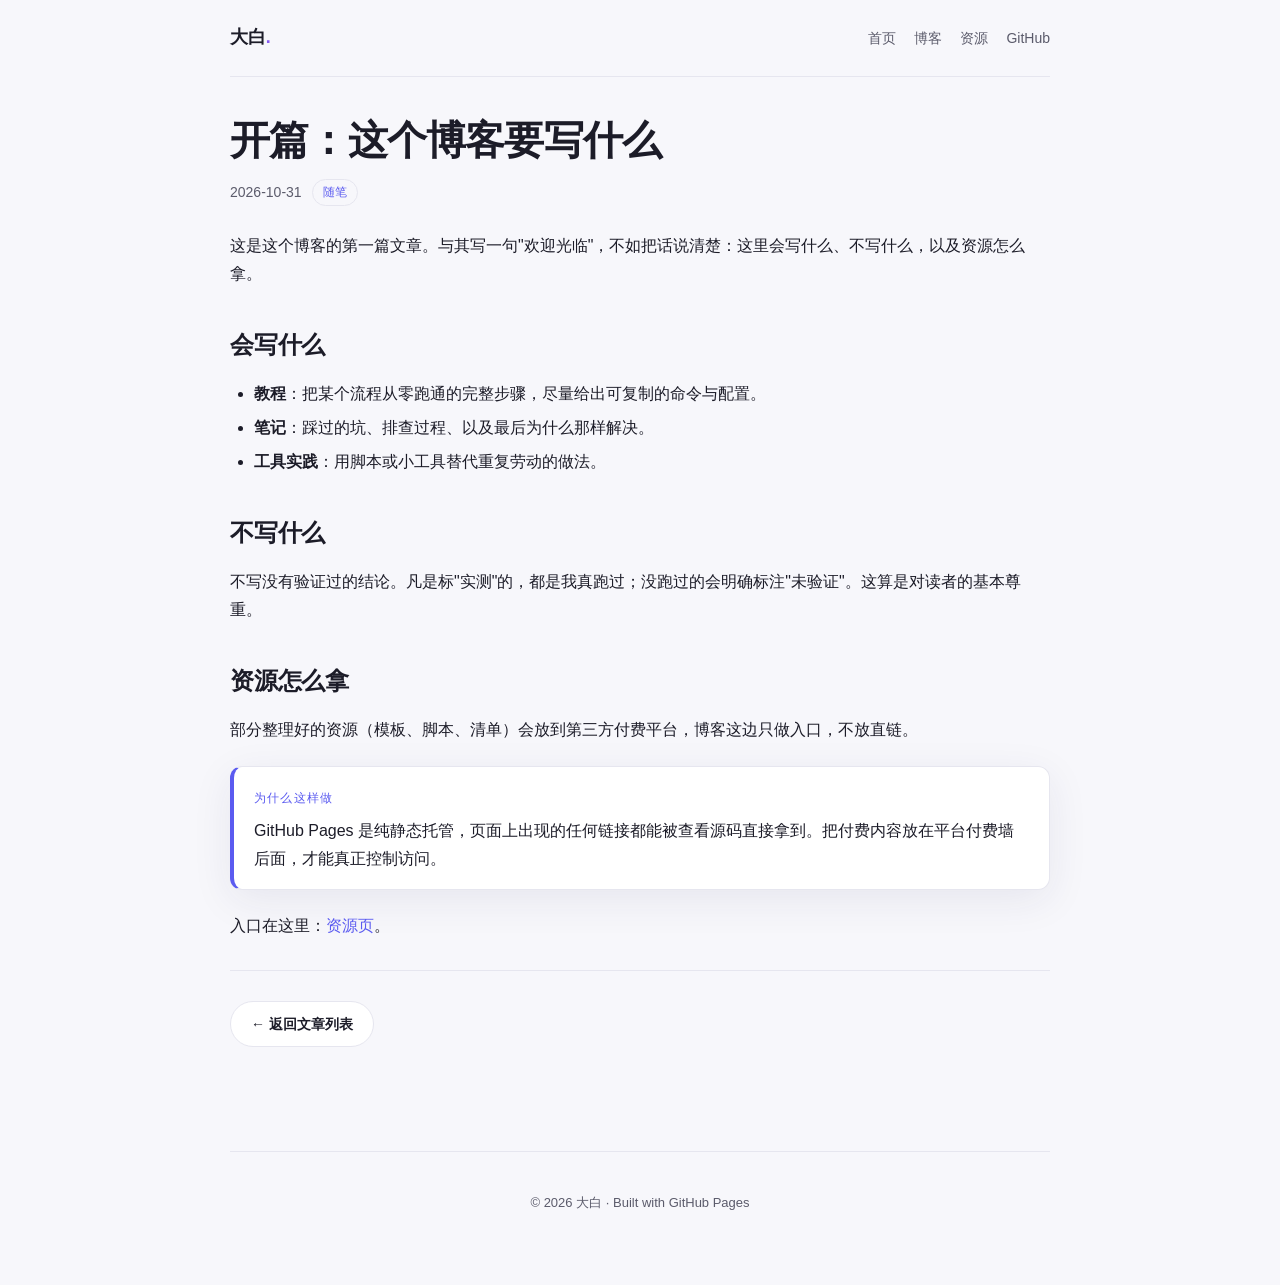
<file: blog/welcome.html>
<!DOCTYPE html>
<html lang="zh-CN">
<head>
<meta charset="UTF-8" />
<meta name="viewport" content="width=device-width, initial-scale=1.0" />
<title>开篇：这个博客要写什么 · 大白</title>
<meta name="description" content="这个博客会写教程、笔记与工具实践，也说明资源如何分发。" />
<link rel="stylesheet" href="/assets/blog.css" />
</head>
<body>
<div class="wrap">

  <nav class="nav">
    <a class="brand" href="/">大白<span>.</span></a>
    <div class="menu">
      <a href="/">首页</a>
      <a href="/blog/">博客</a>
      <a href="/blog/resources.html">资源</a>
      <a href="https://github.com/DaBai-abc" target="_blank" rel="noopener">GitHub</a>
    </div>
  </nav>

  <article>
    <h1>开篇：这个博客要写什么</h1>
    <div class="meta">
      <span>2026-10-31</span>
      <span class="tag">随笔</span>
    </div>

    <p>这是这个博客的第一篇文章。与其写一句"欢迎光临"，不如把话说清楚：这里会写什么、不写什么，以及资源怎么拿。</p>

    <h2>会写什么</h2>
    <ul>
      <li><strong>教程</strong>：把某个流程从零跑通的完整步骤，尽量给出可复制的命令与配置。</li>
      <li><strong>笔记</strong>：踩过的坑、排查过程、以及最后为什么那样解决。</li>
      <li><strong>工具实践</strong>：用脚本或小工具替代重复劳动的做法。</li>
    </ul>

    <h2>不写什么</h2>
    <p>不写没有验证过的结论。凡是标"实测"的，都是我真跑过；没跑过的会明确标注"未验证"。这算是对读者的基本尊重。</p>

    <h2>资源怎么拿</h2>
    <p>部分整理好的资源（模板、脚本、清单）会放到第三方付费平台，博客这边只做入口，不放直链。</p>

    <div class="callout">
      <span class="label">为什么这样做</span>
      <p>GitHub Pages 是纯静态托管，页面上出现的任何链接都能被查看源码直接拿到。把付费内容放在平台付费墙后面，才能真正控制访问。</p>
    </div>

    <p>入口在这里：<a href="/blog/resources.html">资源页</a>。</p>

    <hr />
    <p><a class="btn ghost" href="/blog/">← 返回文章列表</a></p>
  </article>

  <footer>© <span id="year"></span> 大白 · Built with GitHub Pages</footer>
</div>
<script>document.getElementById('year').textContent = new Date().getFullYear();</script>
</body>
</html>
</file>
<file: assets/blog.css>
/* ============================================================
   大白博客 · 共享样式
   与主页 index.html 同一套配色与字体，改动只需调 :root 变量
   ============================================================ */
:root {
  --bg: #f7f7fb;
  --bg-soft: #ffffff;
  --text: #1c1c28;
  --text-soft: #5b5b6b;
  --accent: #5b5bf0;
  --accent-2: #9b5bf0;
  --border: #e6e6ef;
  --shadow: 0 10px 40px rgba(40, 40, 90, 0.08);
  --font: -apple-system, BlinkMacSystemFont, "PingFang SC", "Microsoft YaHei",
          "Noto Sans SC", "Segoe UI", Roboto, Helvetica, Arial, sans-serif;
  --radius: 18px;
}

@media (prefers-color-scheme: dark) {
  :root {
    --bg: #0e0e16;
    --bg-soft: #171722;
    --text: #f0f0f6;
    --text-soft: #a6a6b8;
    --border: #2a2a38;
    --shadow: 0 10px 40px rgba(0, 0, 0, 0.45);
  }
}

* { box-sizing: border-box; margin: 0; padding: 0; }
html { scroll-behavior: smooth; }

body {
  font-family: var(--font);
  background: var(--bg);
  color: var(--text);
  line-height: 1.75;
  -webkit-font-smoothing: antialiased;
  padding: 0 20px;
}

.wrap { max-width: 820px; margin: 0 auto; }
a { color: var(--accent); text-decoration: none; }
a:hover { text-decoration: underline; }

/* ---------- 顶部导航 ---------- */
.nav {
  display: flex;
  align-items: center;
  justify-content: space-between;
  padding: 22px 0;
  border-bottom: 1px solid var(--border);
  margin-bottom: 40px;
  gap: 16px;
}
.nav .brand { font-weight: 700; font-size: 18px; color: var(--text); letter-spacing: -0.01em; }
.nav .brand span {
  background: linear-gradient(120deg, var(--accent), var(--accent-2));
  -webkit-background-clip: text;
  background-clip: text;
  color: transparent;
}
.nav .menu { display: flex; gap: 18px; font-size: 14px; flex-wrap: wrap; }
.nav .menu a { color: var(--text-soft); }
.nav .menu a:hover { color: var(--accent); text-decoration: none; }

/* ---------- 页面标题 ---------- */
.page-head { padding: 10px 0 26px; }
.page-head h1 { font-size: clamp(30px, 5vw, 44px); letter-spacing: -0.02em; line-height: 1.1; }
.page-head p { color: var(--text-soft); margin-top: 12px; font-size: 16px; max-width: 620px; }

/* ---------- 文章列表 ---------- */
.post-list { display: flex; flex-direction: column; gap: 14px; margin: 8px 0 50px; }
.post-item {
  display: block;
  background: var(--bg-soft);
  border: 1px solid var(--border);
  border-radius: var(--radius);
  padding: 22px 24px;
  transition: transform 0.16s ease, border-color 0.16s ease;
  box-shadow: var(--shadow);
}
.post-item:hover { transform: translateY(-3px); border-color: var(--accent); text-decoration: none; }
.post-item .date { font-size: 13px; color: var(--text-soft); letter-spacing: 0.04em; }
.post-item h2 { font-size: 20px; margin: 6px 0 8px; color: var(--text); }
.post-item p { color: var(--text-soft); font-size: 15px; }
.tag {
  display: inline-block;
  font-size: 12px;
  color: var(--accent);
  border: 1px solid var(--border);
  background: var(--bg);
  padding: 2px 10px;
  border-radius: 999px;
  margin-right: 6px;
}

/* ---------- 文章正文 ---------- */
article { padding-bottom: 40px; }
article h1 { font-size: clamp(28px, 5vw, 40px); line-height: 1.15; letter-spacing: -0.02em; margin-bottom: 16px; }
article .meta { color: var(--text-soft); font-size: 14px; margin-bottom: 26px; display: flex; flex-wrap: wrap; gap: 10px; align-items: center; }
article h2 { font-size: 24px; margin: 36px 0 12px; letter-spacing: -0.01em; }
article h3 { font-size: 19px; margin: 26px 0 10px; }
article p { margin: 14px 0; }
article ul, article ol { margin: 14px 0 14px 24px; }
article li { margin: 6px 0; }
article blockquote {
  border-left: 3px solid var(--accent);
  background: var(--bg-soft);
  padding: 12px 18px;
  margin: 18px 0;
  color: var(--text-soft);
  border-radius: 0 10px 10px 0;
}
article code {
  font-family: ui-monospace, SFMono-Regular, Menlo, Consolas, monospace;
  font-size: 0.9em;
  background: var(--bg-soft);
  border: 1px solid var(--border);
  padding: 1px 6px;
  border-radius: 6px;
}
article pre {
  background: var(--bg-soft);
  border: 1px solid var(--border);
  border-radius: 12px;
  padding: 16px 18px;
  overflow: auto;
  margin: 18px 0;
}
article pre code { background: none; border: none; padding: 0; font-size: 13.5px; }
article hr { border: none; border-top: 1px solid var(--border); margin: 30px 0; }
article img { max-width: 100%; border-radius: 12px; }

/* ---------- 表格 ---------- */
article .table-wrap { overflow-x: auto; margin: 20px 0; }
article table { border-collapse: collapse; width: 100%; font-size: 15px; }
article th, article td {
  border: 1px solid var(--border);
  padding: 10px 14px;
  text-align: left;
  vertical-align: top;
}
article th { background: var(--bg-soft); font-weight: 600; }

/* ---------- 提示框 ---------- */
.callout {
  background: var(--bg-soft);
  border: 1px solid var(--border);
  border-left: 4px solid var(--accent);
  border-radius: 12px;
  padding: 16px 20px;
  margin: 22px 0;
  box-shadow: var(--shadow);
}
.callout .label { font-size: 12px; letter-spacing: 0.1em; text-transform: uppercase; color: var(--accent); }
.callout p { margin: 6px 0 0; }

/* ---------- 按钮 ---------- */
.btn {
  display: inline-block;
  text-decoration: none;
  font-weight: 600;
  font-size: 14px;
  padding: 10px 20px;
  border-radius: 999px;
  transition: transform 0.15s ease, box-shadow 0.15s ease;
}
.btn.primary { background: linear-gradient(120deg, var(--accent), var(--accent-2)); color: #fff; }
.btn.ghost { color: var(--text); border: 1px solid var(--border); background: var(--bg-soft); }
.btn:hover { transform: translateY(-2px); box-shadow: var(--shadow); text-decoration: none; }

/* ---------- 资源卡片 ---------- */
.res-card {
  background: var(--bg-soft);
  border: 1px solid var(--border);
  border-radius: var(--radius);
  padding: 22px 24px;
  margin: 16px 0;
  box-shadow: var(--shadow);
}
.res-card h2 { font-size: 19px; margin: 0 0 8px; }
.res-card p { color: var(--text-soft); font-size: 15px; margin: 0 0 14px; }

/* ---------- 页脚 ---------- */
footer {
  padding: 40px 0 70px;
  color: var(--text-soft);
  font-size: 13px;
  text-align: center;
  border-top: 1px solid var(--border);
  margin-top: 50px;
}

@media (max-width: 600px) {
  .nav { flex-direction: column; align-items: flex-start; }
  .nav .menu { gap: 12px; }
  .page-head h1 { font-size: 28px; }
}
</file>
